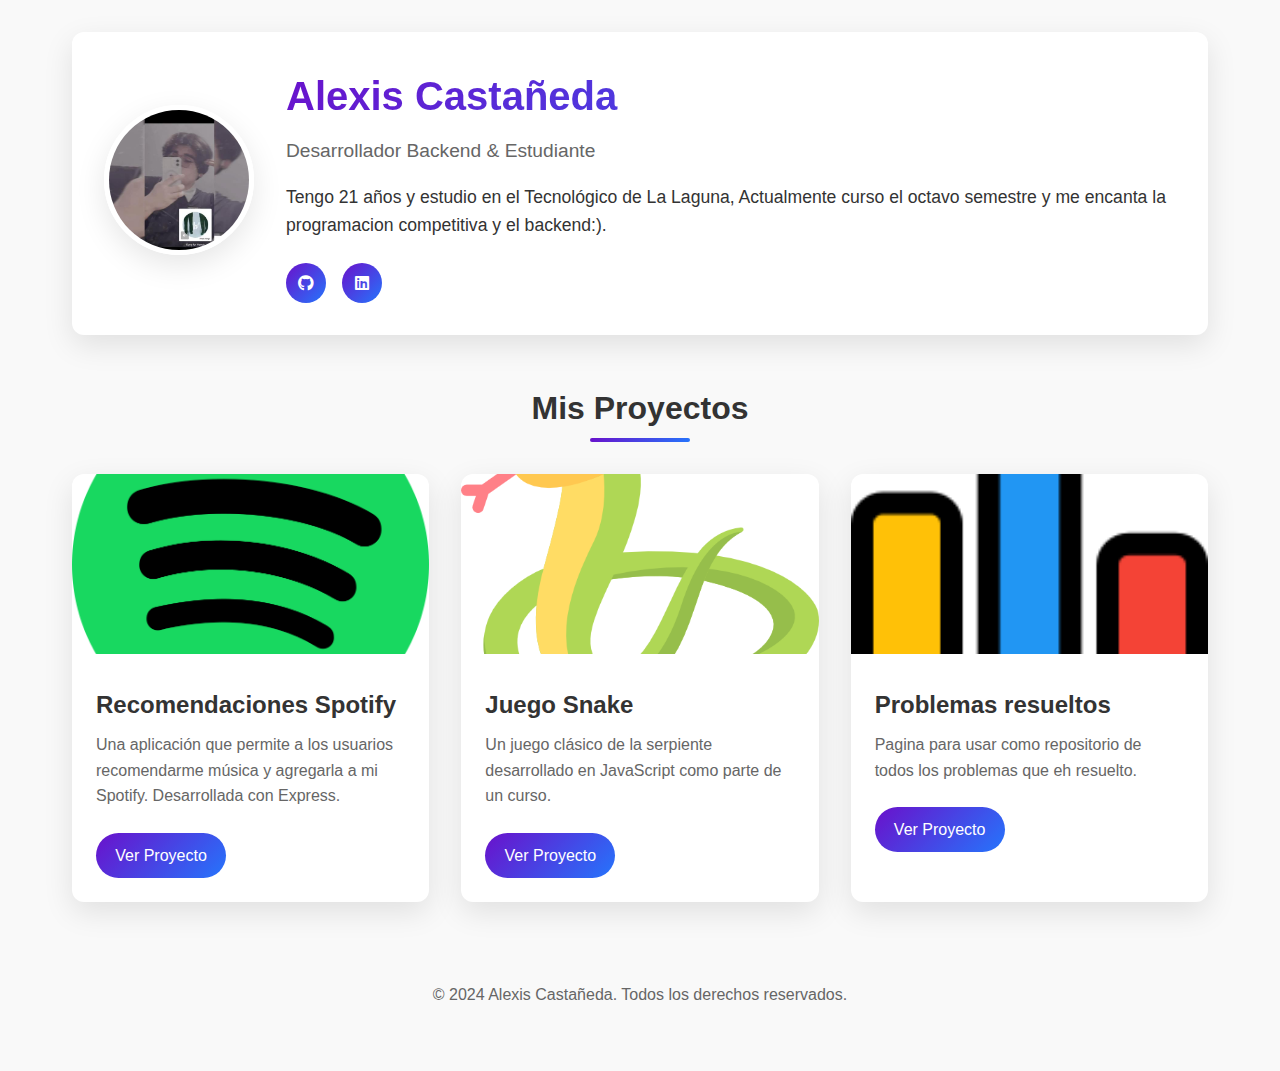
<file: index.html>
<!DOCTYPE html>
<html lang="es">
<head>
    <meta charset="UTF-8">
    <meta name="viewport" content="width=device-width, initial-scale=1.0">
    <title>Alexis Castañeda - Portfolio</title>
    <link rel="stylesheet" href="styles.css">
    <link rel="stylesheet" href="https://cdnjs.cloudflare.com/ajax/libs/font-awesome/6.4.0/css/all.min.css">
</head>
<body>
    <div class="container">
        <header>
            <div class="profile-container">
                <div class="profile-image">
                    <img src="alex.jpeg" alt="Alexis Castañeda" id="profile-img">
                </div>
                <div class="profile-info">
                    <h1>Alexis Castañeda</h1>
                    <p class="subtitle">Desarrollador  Backend & Estudiante</p>
                    <p class="bio">Tengo 21 años y estudio en el Tecnológico de La Laguna, Actualmente curso el octavo semestre y me encanta la programacion competitiva y el backend:).</p>
                    <div class="social-links">
                        <a href="https://github.com/al3x3x" target="_blank"><i class="fab fa-github"></i></a>
                        <a href="https://www.linkedin.com/in/martin-alexis-casta%C3%B1eda-barajas/" target="_blank"><i class="fab fa-linkedin"></i></a>
                    </div>
                </div>
            </div>
        </header>

        <main>
            <section class="projects-section">
                <h2>Mis Proyectos</h2>
                <div class="projects-container" id="projects-container">
                    <!-- Projects will be loaded here via JavaScript -->
                </div>
            </section>
        </main>

        <footer>
            <p>&copy; 2024 Alexis Castañeda. Todos los derechos reservados.</p>
        </footer>
    </div>

    <script src="script.js"></script>
</body>
</html>
</file>
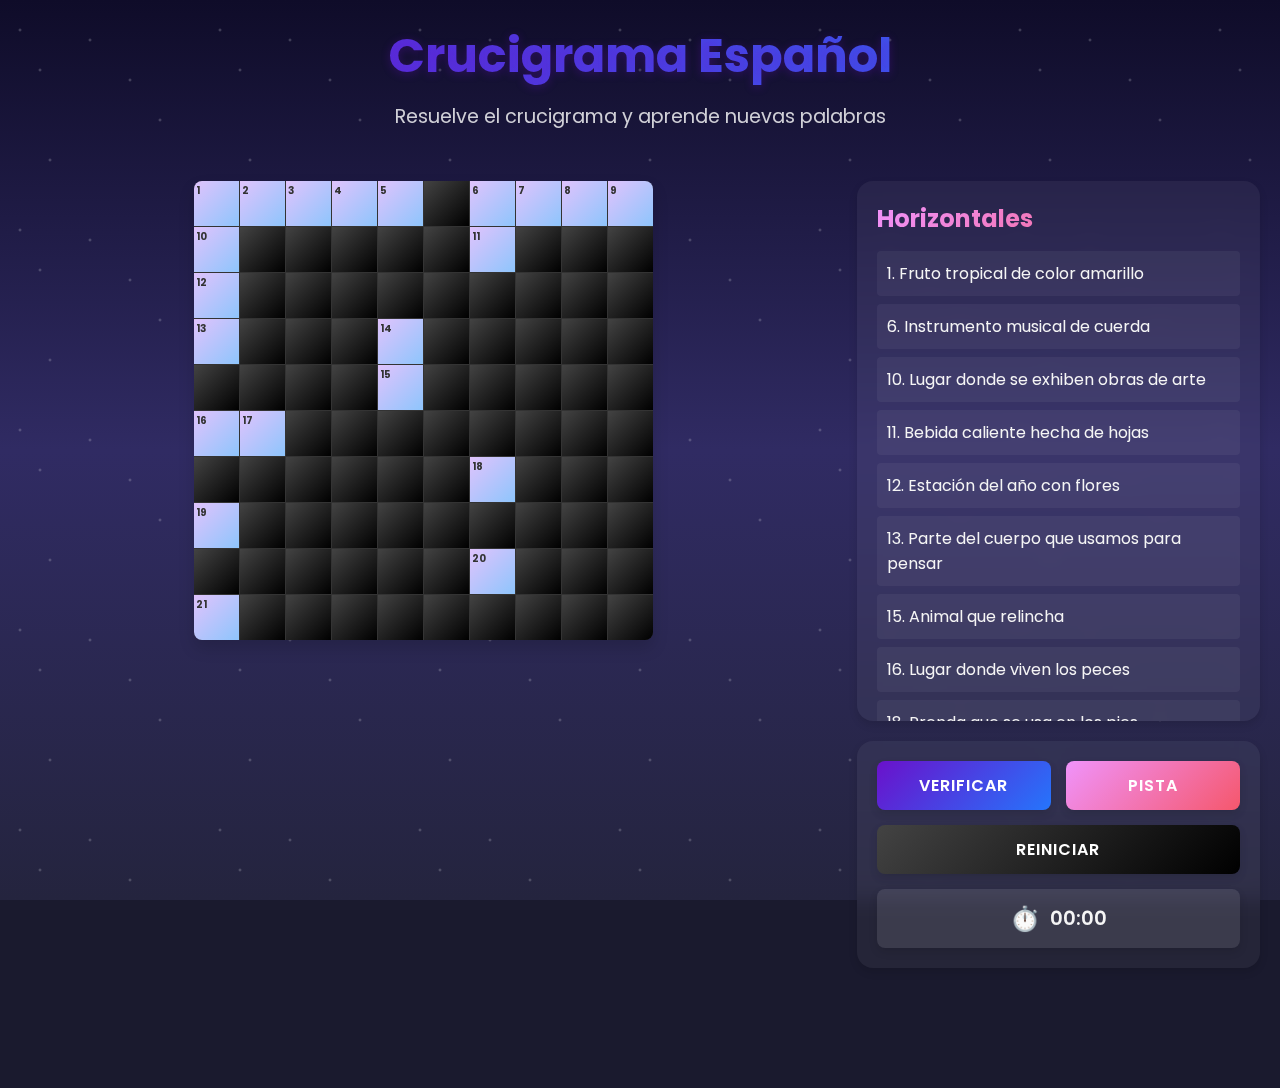
<file: crucigrama/index.html>
<!DOCTYPE html>
<html lang="es">
<head>
    <meta charset="UTF-8">
    <meta name="viewport" content="width=device-width, initial-scale=1.0">
    <title>Crucigrama Español</title>
    <link rel="stylesheet" href="styles.css">
    <link rel="stylesheet" href="https://fonts.googleapis.com/css2?family=Poppins:wght@400;500;600;700&display=swap">
</head>
<body>
    <div class="background"></div>
    <div class="container">
        <header>
            <h1 class="title">Crucigrama Español</h1>
            <p class="subtitle">Resuelve el crucigrama y aprende nuevas palabras</p>
        </header>

        <div class="game-container">
            <div class="crossword-wrapper">
                <div id="crossword-grid" class="crossword-grid"></div>
            </div>

            <div class="sidebar">
                <div class="clues-container">
                    <div class="clues-section">
                        <h2>Horizontales</h2>
                        <ul id="horizontal-clues" class="clues-list"></ul>
                    </div>
                    <div class="clues-section">
                        <h2>Verticales</h2>
                        <ul id="vertical-clues" class="clues-list"></ul>
                    </div>
                </div>

                <div class="controls">
                    <button id="check-btn" class="btn btn-check">Verificar</button>
                    <button id="hint-btn" class="btn btn-hint">Pista</button>
                    <button id="reset-btn" class="btn btn-reset">Reiniciar</button>
                    <div class="timer">
                        <div class="timer-icon">⏱️</div>
                        <span id="timer">00:00</span>
                    </div>
                </div>
            </div>
        </div>

        <div id="message" class="message"></div>
    </div>

    <div id="confetti-container" class="confetti-container"></div>

    <div id="modal" class="modal">
        <div class="modal-content">
            <div class="modal-header">
                <h2 id="modal-title">¡Felicidades!</h2>
                <div class="modal-trophy">🏆</div>
            </div>
            <p id="modal-message">Has completado el crucigrama correctamente.</p>
            <button id="modal-close" class="btn btn-modal">Jugar de nuevo</button>
        </div>
    </div>

    <script src="script.js"></script>
</body>
</html>
</file>
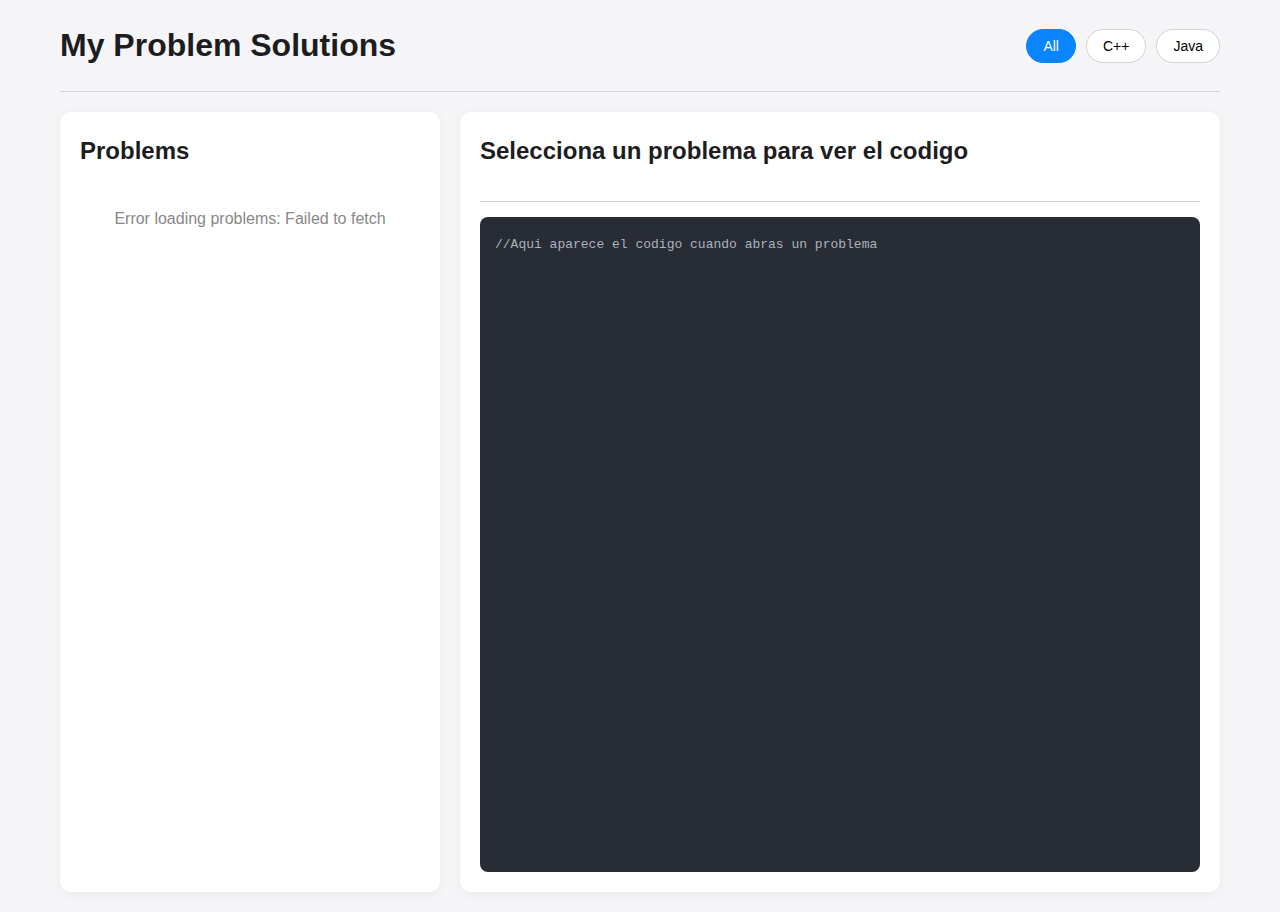
<file: problems/index.html>
<!DOCTYPE html>
<html lang="en">
<head>
    <meta charset="UTF-8">
    <meta name="viewport" content="width=device-width, initial-scale=1.0">
    <title>Solutions Viewer</title>
    <link rel="stylesheet" href="styles.css">
</head>
<body>
    <div class="container">
        <header>
            <h1>My Problem Solutions</h1>
            <div class="filters">
                <button class="filter-btn active" data-language="all">All</button>
                <button class="filter-btn" data-language="cpp">C++</button>
                <button class="filter-btn" data-language="java">Java</button>
            </div>
        </header>
        
        <main>
            <div class="problems-list">
                <h2>Problems</h2>
                <div id="problems-container">
                    <!-- Problems will be loaded here -->
                    <div class="loading">Loading problems...</div>
                </div>
            </div>
            
            <div class="code-viewer">
                <div class="code-header">
                    <h2 id="problem-title">Selecciona un problema para ver el codigo</h2>
                    <span id="problem-language" class="language-badge"></span>
                </div>
                <pre id="code-display"><code>//Aqui aparece el codigo cuando abras un problema</code></pre>
            </div>
        </main>
    </div>

    <script src="script.js"></script>
</body>
</html>
</file>
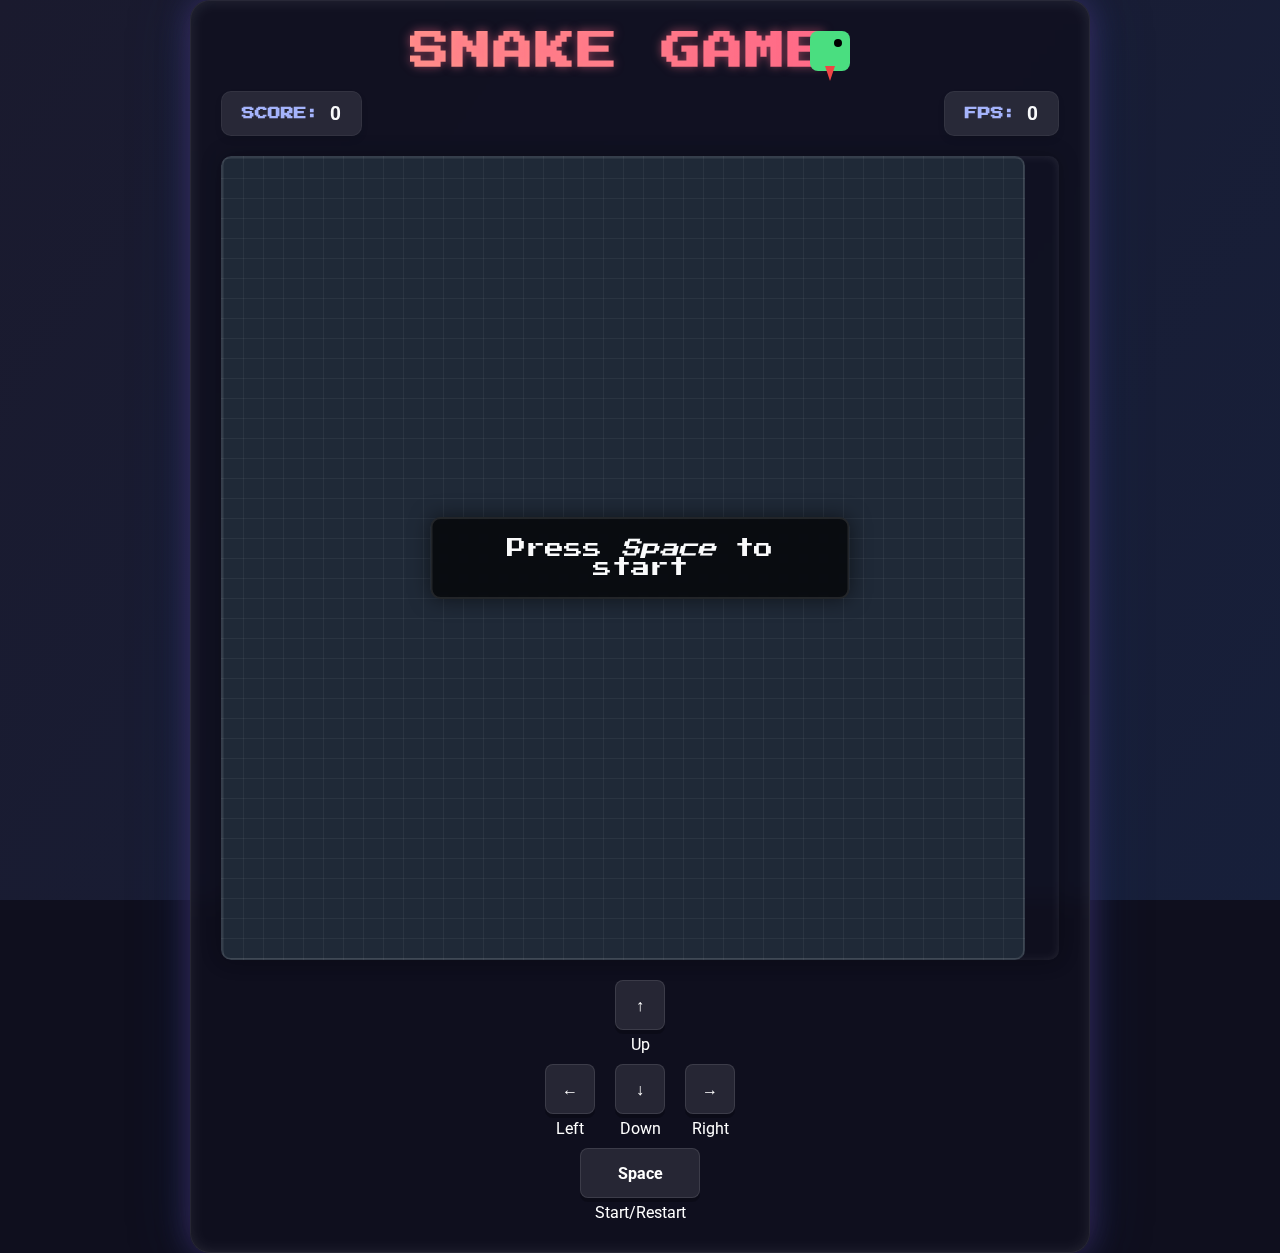
<file: Snake/index.html>
<!DOCTYPE html>
<html lang="en">
<head>
    <meta charset="UTF-8">
    <meta name="viewport" content="width=device-width, initial-scale=1.0">
    <title>Snake Game</title>
    <link rel="stylesheet" href="styles.css">
    <link rel="preconnect" href="https://fonts.googleapis.com">
    <link rel="preconnect" href="https://fonts.gstatic.com" crossorigin>
    <link href="https://fonts.googleapis.com/css2?family=Press+Start+2P&family=Roboto:wght@400;700&display=swap" rel="stylesheet">
</head>
<body>
    <div class="background-animation"></div>
    
    <div class="game-container">
        <div class="game-header">
            <h1 class="game-title">SNAKE GAME</h1>
            <div class="snake-icon">
                <div class="snake-eye"></div>
                <div class="snake-tongue"></div>
            </div>
        </div>
        
        <div class="game-stats">
            <div class="stat-box">
                <span class="stat-label">SCORE:</span>
                <span id="score" class="stat-value">0</span>
            </div>
            <div class="stat-box">
                <span class="stat-label">FPS:</span>
                <span id="fps" class="stat-value">0</span>
            </div>
        </div>
        
        <div class="canvas-container">
            <canvas id="pantalla" width="800" height="800"></canvas>
            <div id="msg" class="game-message">Press <em>Space</em> to start</div>
        </div>
        
        <div class="controls-info">
            <div class="control-key">
                <div class="key">↑</div>
                <span>Up</span>
            </div>
            <div class="control-row">
                <div class="control-key">
                    <div class="key">←</div>
                    <span>Left</span>
                </div>
                <div class="control-key">
                    <div class="key">↓</div>
                    <span>Down</span>
                </div>
                <div class="control-key">
                    <div class="key">→</div>
                    <span>Right</span>
                </div>
            </div>
            <div class="control-key space-key">
                <div class="key">Space</div>
                <span>Start/Restart</span>
            </div>
        </div>
    </div>
    
    <script type="module" src="app.js"></script>
</body>
</html>
</file>
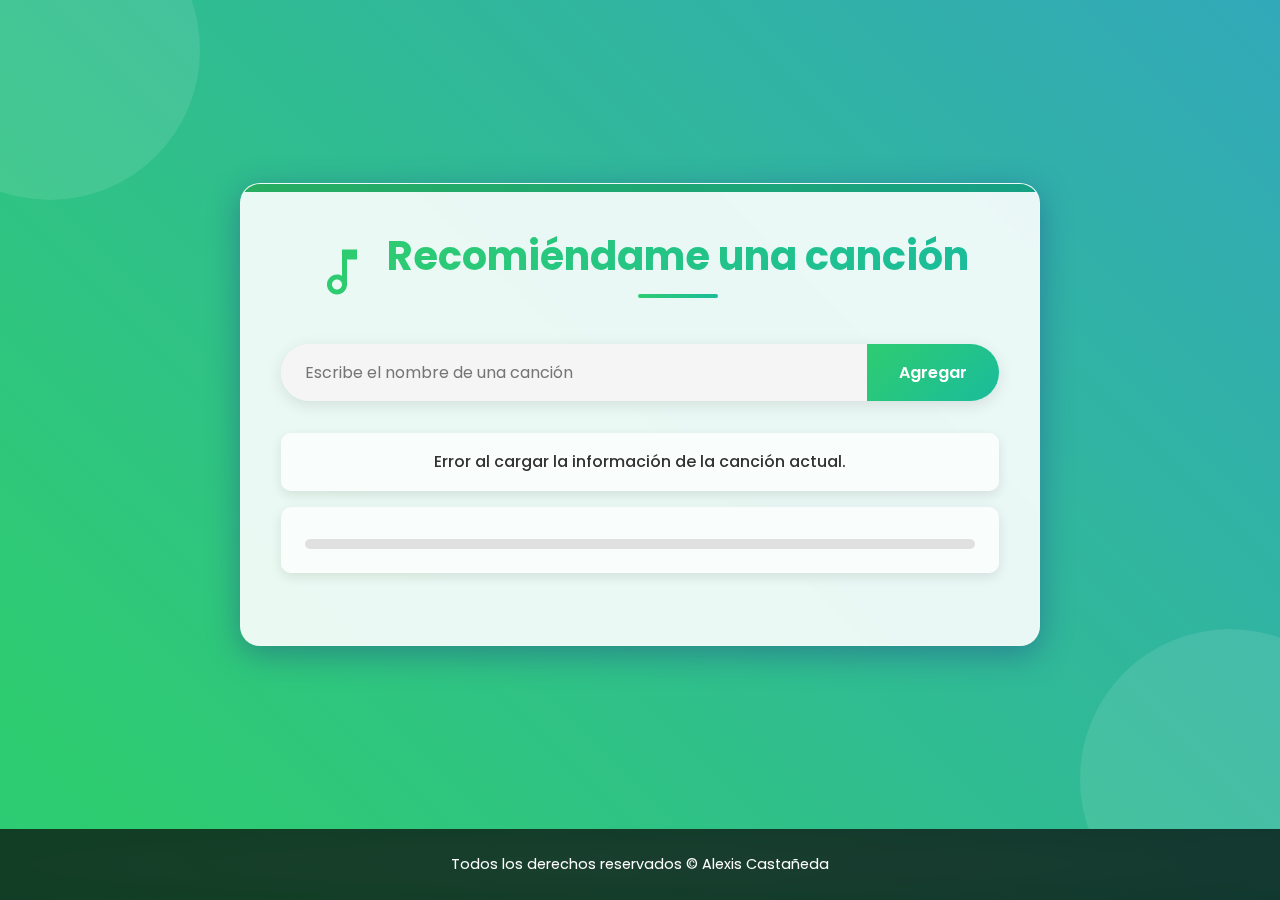
<file: spotify/index.html>
<!DOCTYPE html>
<html lang="es">

<head>
  <meta charset="UTF-8">
  <meta name="viewport" content="width=device-width, initial-scale=1.0">
  <title>Recomiéndame una canción</title>
  <link rel="stylesheet" href="https://fonts.googleapis.com/css2?family=Poppins:wght@400;500;600;700&display=swap">
  <style>
    :root {
      --primary-green: #2ecc71;
      --secondary-green: #27ae60;
      --dark-green: #1e8449;
      --light-green: #a9dfbf;
      --gradient-green: linear-gradient(135deg, #2ecc71, #1abc9c);
      --gradient-dark: linear-gradient(135deg, #27ae60, #16a085);
      --white: #ffffff;
      --light-gray: #f5f5f5;
      --medium-gray: #e0e0e0;
      --dark-gray: #333333;
      --shadow: 0 4px 12px rgba(0, 0, 0, 0.1);
      --transition: all 0.3s ease;
    }

    * {
      margin: 0;
      padding: 0;
      box-sizing: border-box;
    }

    body {
      font-family: 'Poppins', sans-serif;
      background-color: var(--dark-gray);
      color: var(--dark-gray);
      line-height: 1.6;
      overflow-x: hidden;
    }

    .container {
      display: flex;
      flex-direction: column;
      min-height: 100vh;
      position: relative;
    }

    .animated-background {
      position: fixed;
      top: 0;
      left: 0;
      width: 100%;
      height: 100%;
      background: linear-gradient(45deg, #1abc9c, #2ecc71, #3498db, #9b59b6);
      background-size: 400% 400%;
      animation: gradientBG 15s ease infinite;
      z-index: -1;
    }

    @keyframes gradientBG {
      0% { background-position: 0% 50%; }
      50% { background-position: 100% 50%; }
      100% { background-position: 0% 50%; }
    }

    .content-wrapper {
      flex: 1;
      display: flex;
      justify-content: center;
      align-items: center;
      padding: 2rem;
      position: relative;
      overflow: hidden;
    }

    .content-wrapper::before,
    .content-wrapper::after {
      content: '';
      position: absolute;
      width: 300px;
      height: 300px;
      background: rgba(255, 255, 255, 0.1);
      border-radius: 50%;
      z-index: -1;
    }

    .content-wrapper::before {
      top: -100px;
      left: -100px;
      animation: float 6s ease-in-out infinite;
    }

    .content-wrapper::after {
      bottom: -100px;
      right: -100px;
      animation: float 8s ease-in-out infinite reverse;
    }

    @keyframes float {
      0%, 100% { transform: translate(0, 0); }
      50% { transform: translate(20px, -20px); }
    }

    .content {
      width: 100%;
      max-width: 800px;
      background: rgba(255, 255, 255, 0.9);
      border-radius: 20px;
      padding: 2.5rem;
      box-shadow: 0 8px 32px rgba(31, 38, 135, 0.37);
      backdrop-filter: blur(4px);
      border: 1px solid rgba(255, 255, 255, 0.18);
      position: relative;
      overflow: hidden;
      transition: transform 0.3s ease, box-shadow 0.3s ease;
    }

    .content:hover {
      transform: translateY(-5px);
      box-shadow: 0 12px 48px rgba(31, 38, 135, 0.5);
    }

    .content::before {
      content: "";
      position: absolute;
      top: 0;
      left: 0;
      width: 100%;
      height: 8px;
      background: var(--gradient-dark);
    }

    .logo {
      display: flex;
      align-items: center;
      justify-content: center;
      margin-bottom: 1.5rem;
    }

    .logo svg {
      width: 60px;
      height: 60px;
      margin-right: 15px;
      fill: var(--primary-green);
      animation: pulse 2s infinite;
    }

    @keyframes pulse {
      0% { transform: scale(1); }
      50% { transform: scale(1.05); }
      100% { transform: scale(1); }
    }

    h1 {
      color: var(--dark-gray);
      text-align: center;
      margin-bottom: 2rem;
      font-weight: 700;
      font-size: 2.5rem;
      position: relative;
      display: inline-block;
      background: var(--gradient-green);
      -webkit-background-clip: text;
      -webkit-text-fill-color: transparent;
      animation: shimmer 3s infinite;
    }

    @keyframes shimmer {
      0% { background-position: -100% 0; }
      100% { background-position: 100% 0; }
    }

    h1::after {
      content: "";
      position: absolute;
      bottom: -10px;
      left: 50%;
      transform: translateX(-50%);
      width: 80px;
      height: 4px;
      background: var(--gradient-green);
      border-radius: 2px;
    }

    .song-form {
      display: flex;
      margin-bottom: 2rem;
      position: relative;
      box-shadow: 0 4px 16px rgba(0, 0, 0, 0.1);
      border-radius: 50px;
      overflow: hidden;
      transition: var(--transition);
    }

    .song-form:hover {
      box-shadow: 0 8px 24px rgba(0, 0, 0, 0.15);
      transform: translateY(-2px);
    }

    #song-input {
      flex: 1;
      padding: 1rem 1.5rem;
      border: none;
      font-size: 1rem;
      background: var(--light-gray);
      transition: var(--transition);
      font-family: 'Poppins', sans-serif;
    }

    #song-input:focus {
      outline: none;
      background: var(--white);
    }

    .song-form button {
      background: var(--gradient-green);
      color: var(--white);
      border: none;
      padding: 1rem 2rem;
      font-size: 1rem;
      cursor: pointer;
      transition: var(--transition);
      font-weight: 600;
      font-family: 'Poppins', sans-serif;
      position: relative;
      overflow: hidden;
    }

    .song-form button::before {
      content: '';
      position: absolute;
      top: 0;
      left: -100%;
      width: 100%;
      height: 100%;
      background: linear-gradient(
        120deg,
        transparent,
        rgba(255, 255, 255, 0.3),
        transparent
      );
      transition: all 0.6s;
    }

    .song-form button:hover::before {
      left: 100%;
    }

    #track-status {
      min-height: 50px;
      margin-bottom: 1rem;
      padding: 1rem;
      border-radius: 10px;
      background-color: rgba(255, 255, 255, 0.7);
      text-align: center;
      font-weight: 500;
      transition: var(--transition);
      animation: fadeInUp 0.5s ease forwards;
      box-shadow: 0 4px 12px rgba(0, 0, 0, 0.1);
    }

    @keyframes fadeInUp {
      from {
        opacity: 0;
        transform: translateY(20px);
      }
      to {
        opacity: 1;
        transform: translateY(0);
      }
    }

    #track-info {
      margin-bottom: 2rem;
      padding: 1.5rem;
      border-radius: 10px;
      background-color: rgba(255, 255, 255, 0.7);
      position: relative;
      overflow: hidden;
      display: flex;
      flex-direction: column;
      align-items: center;
      gap: 1rem;
      box-shadow: 0 4px 12px rgba(0, 0, 0, 0.1);
      transition: var(--transition);
    }

    #track-info:hover {
      transform: translateY(-5px);
      box-shadow: 0 8px 24px rgba(0, 0, 0, 0.15);
    }

    #track-info img {
      border-radius: 10px;
      box-shadow: 0 4px 10px rgba(0, 0, 0, 0.1);
      transition: transform 0.3s ease;
      animation: float 3s ease-in-out infinite;
    }

    @keyframes float {
      0% { transform: translateY(0px); }
      50% { transform: translateY(-10px); }
      100% { transform: translateY(0px); }
    }

    #track-info img:hover {
      transform: scale(1.05) rotate(3deg);
    }

    #track-info p {
      font-weight: 500;
      margin: 0.5rem 0;
      color: var(--dark-green);
    }

    #progress-bar-container {
      width: 100%;
      background-color: var(--medium-gray);
      height: 10px;
      margin-top: 0.5rem;
      border-radius: 5px;
      overflow: hidden;
      position: relative;
    }

    #progress-bar {
      height: 100%;
      background: var(--gradient-green);
      width: 0%;
      border-radius: 5px;
      transition: width 0.3s ease;
      position: relative;
      overflow: hidden;
    }

    #progress-bar::after {
      content: "";
      position: absolute;
      top: 0;
      left: 0;
      right: 0;
      bottom: 0;
      background: linear-gradient(
        90deg,
        rgba(255, 255, 255, 0) 0%,
        rgba(255, 255, 255, 0.5) 50%,
        rgba(255, 255, 255, 0) 100%
      );
      animation: shimmer 2s infinite;
    }

    @keyframes shimmer {
      0% { transform: translateX(-100%); }
      100% { transform: translateX(100%); }
    }

    #track-info progress {
      width: 100%;
      height: 10px;
      border-radius: 5px;
      overflow: hidden;
      appearance: none;
      border: none;
    }

    #track-info progress::-webkit-progress-bar {
      background-color: var(--medium-gray);
      border-radius: 5px;
    }

    #track-info progress::-webkit-progress-value {
      background: var(--gradient-green);
      border-radius: 5px;
      position: relative;
      transition: width 0.3s ease;
    }

    #track-info progress::-moz-progress-bar {
      background: var(--gradient-green);
      border-radius: 5px;
    }

    #search-results {
      display: flex;
      flex-direction: column;
      gap: 1rem;
      max-height: 400px;
      overflow-y: auto;
      padding-right: 10px;
    }

    .song {
      display: flex;
      align-items: center;
      padding: 1rem;
      background-color: rgba(255, 255, 255, 0.8);
      border-radius: 10px;
      box-shadow: 0 4px 12px rgba(0, 0, 0, 0.1);
      transition: var(--transition);
      animation: slideIn 0.5s ease forwards;
      opacity: 0;
      transform: translateY(20px);
    }

    @keyframes slideIn {
      to {
        opacity: 1;
        transform: translateY(0);
      }
    }

    .song:hover {
      transform: translateY(-5px) scale(1.02);
      box-shadow: 0 8px 24px rgba(0, 0, 0, 0.15);
    }

    .song img {
      width: 64px;
      height: 64px;
      border-radius: 8px;
      object-fit: cover;
      margin-right: 1rem;
      box-shadow: 0 2px 6px rgba(0, 0, 0, 0.1);
      transition: var(--transition);
    }

    .song:hover img {
      transform: scale(1.1) rotate(3deg);
    }

    .song p {
      flex: 1;
      font-weight: 500;
      margin: 0;
    }

    .song button {
      background: var(--gradient-green);
      color: var(--white);
      border: none;
      padding: 0.5rem 1rem;
      border-radius: 50px;
      cursor: pointer;
      font-weight: 600;
      transition: var(--transition);
      font-family: 'Poppins', sans-serif;
      position: relative;
      overflow: hidden;
    }

    .song button::before {
      content: '';
      position: absolute;
      top: 0;
      left: -100%;
      width: 100%;
      height: 100%;
      background: linear-gradient(
        120deg,
        transparent,
        rgba(255, 255, 255, 0.3),
        transparent
      );
      transition: all 0.6s;
    }

    .song button:hover::before {
      left: 100%;
    }

    .song button:hover {
      transform: scale(1.05);
      box-shadow: 0 4px 8px rgba(0, 0, 0, 0.2);
    }

    footer {
      background: rgba(0, 0, 0, 0.7);
      color: var(--white);
      text-align: center;
      padding: 1.5rem;
      font-size: 0.9rem;
      position: relative;
      overflow: hidden;
    }

    footer::before {
      content: '';
      position: absolute;
      top: -50%;
      left: -50%;
      width: 200%;
      height: 200%;
      background: radial-gradient(ellipse at center, rgba(255, 255, 255, 0.2) 0%, transparent 70%);
      animation: ripple 15s infinite;
      z-index: -1;
    }

    @keyframes ripple {
      0% { transform: translate(-50%, -50%) scale(0.9); }
      50% { transform: translate(-50%, -50%) scale(1.1); }
      100% { transform: translate(-50%, -50%) scale(0.9); }
    }

    /* Scrollbar styling */
    #search-results::-webkit-scrollbar {
      width: 8px;
    }

    #search-results::-webkit-scrollbar-track {
      background: rgba(255, 255, 255, 0.1);
      border-radius: 4px;
    }

    #search-results::-webkit-scrollbar-thumb {
      background: var(--primary-green);
      border-radius: 4px;
    }

    #search-results::-webkit-scrollbar-thumb:hover {
      background: var(--secondary-green);
    }

    /* Responsive adjustments */
    @media (max-width: 768px) {
      .content {
        padding: 1.5rem;
      }

      .song-form {
        flex-direction: column;
        border-radius: 10px;
      }

      #song-input {
        border-radius: 10px 10px 0 0;
        padding: 1rem;
      }

      .song-form button {
        border-radius: 0 0 10px 10px;
        padding: 0.8rem;
      }

      .song {
        flex-direction: column;
        text-align: center;
        padding: 1.5rem;
      }

      .song img {
        margin-right: 0;
        margin-bottom: 1rem;
      }

      .song p {
        margin-bottom: 1rem;
      }
    }
  </style>
</head>
<body>
  <div class="container">
    <div class="animated-background"></div>
    <div class="content-wrapper">
      <div class="content">
        <div class="logo">
          <svg viewBox="0 0 24 24" xmlns="http://www.w3.org/2000/svg">
            <path d="M12 3v10.55c-.59-.34-1.27-.55-2-.55-2.21 0-4 1.79-4 4s1.79 4 4 4 4-1.79 4-4V7h4V3h-6zm-2 16c-1.1 0-2-.9-2-2s.9-2 2-2 2 .9 2 2-.9 2-2 2z"/>
          </svg>
          <h1>Recomiéndame una canción</h1>
        </div>
        
        <form class="song-form">
          <input type="text" id="song-input" placeholder="Escribe el nombre de una canción" />
          <button type="submit">Agregar</button>
        </form>
        
        <div id="track-status"></div>
        
        <div id="track-info">
          <!-- El contenido se generará dinámicamente con JavaScript -->
          <div id="progress-bar-container">
            <div id="progress-bar"></div>
          </div>
        </div>
        
        <div id="search-results">
          <!-- Los resultados se generarán dinámicamente con JavaScript -->
        </div>
      </div>
    </div>
    <footer>
      <p>Todos los derechos reservados &copy; Alexis Castañeda</p>
    </footer>
  </div>
  <script src="script.js"></script>
</body>
</html>
</file>
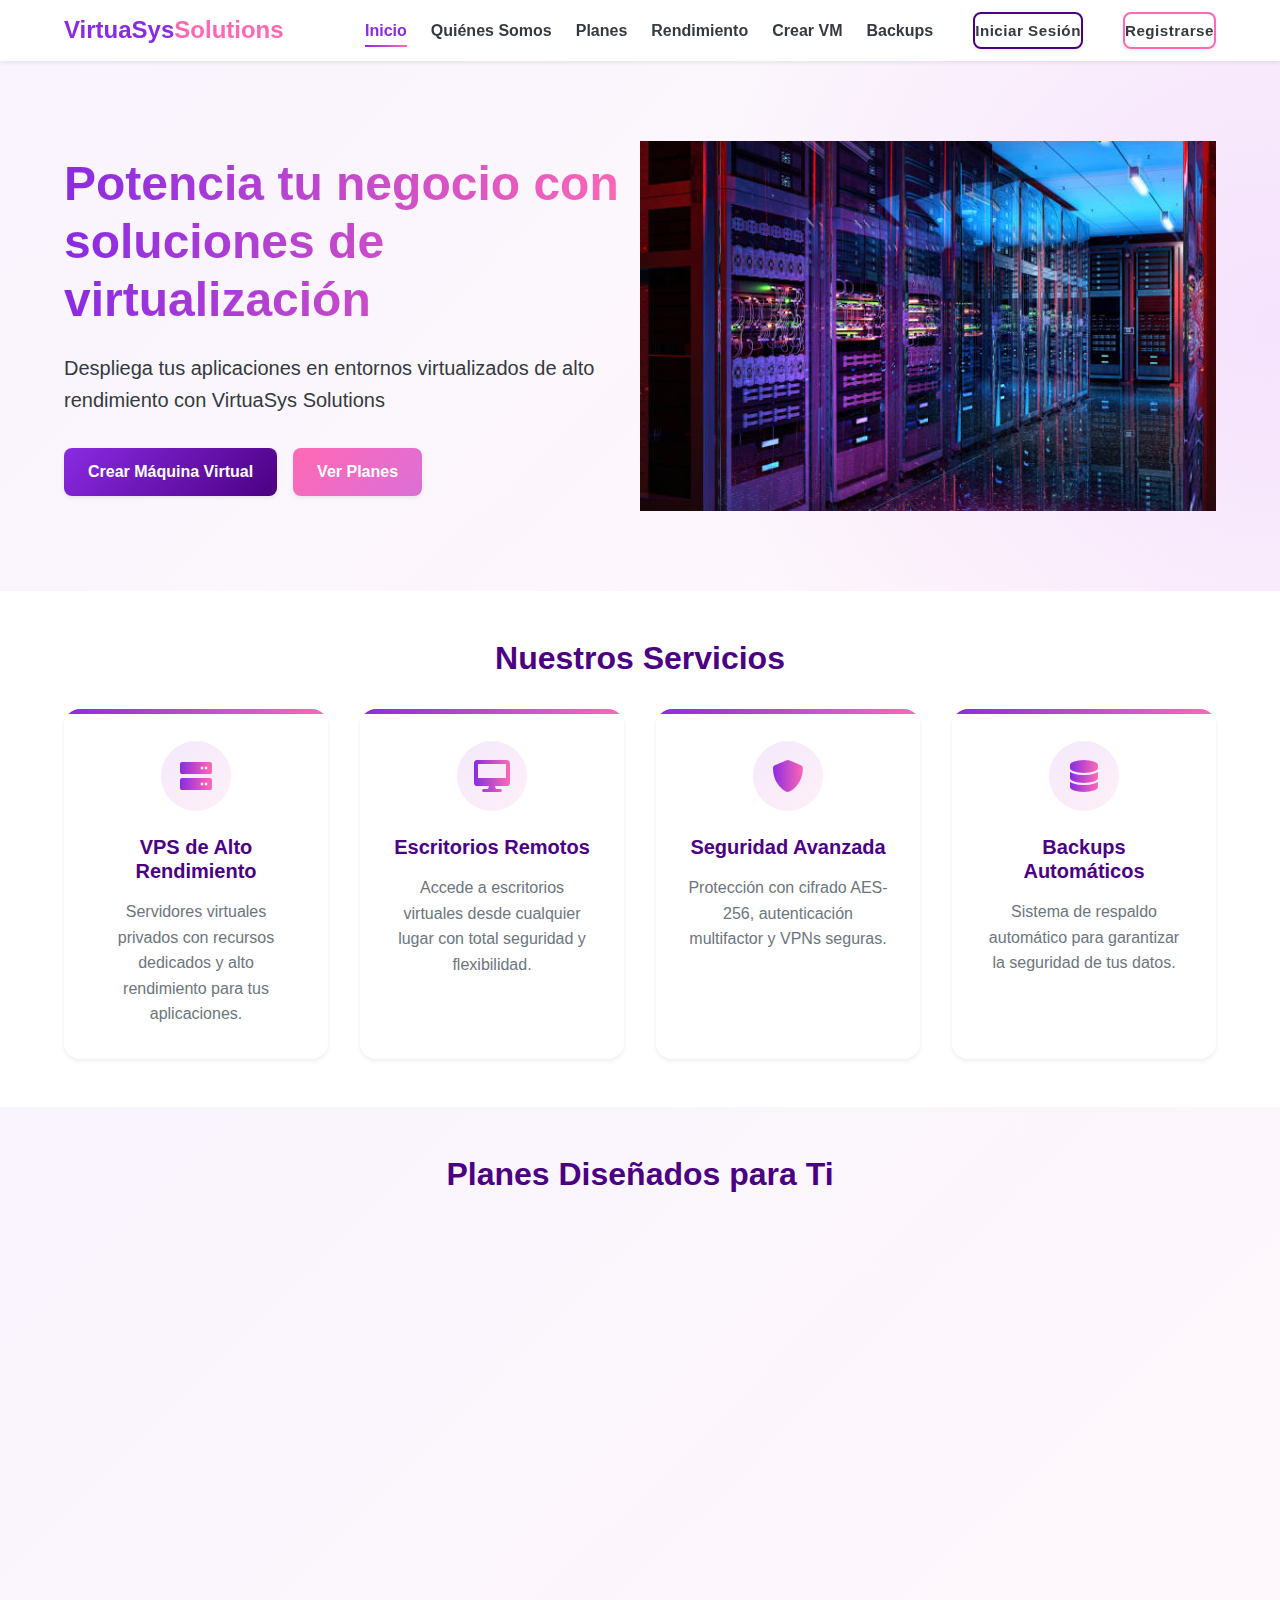
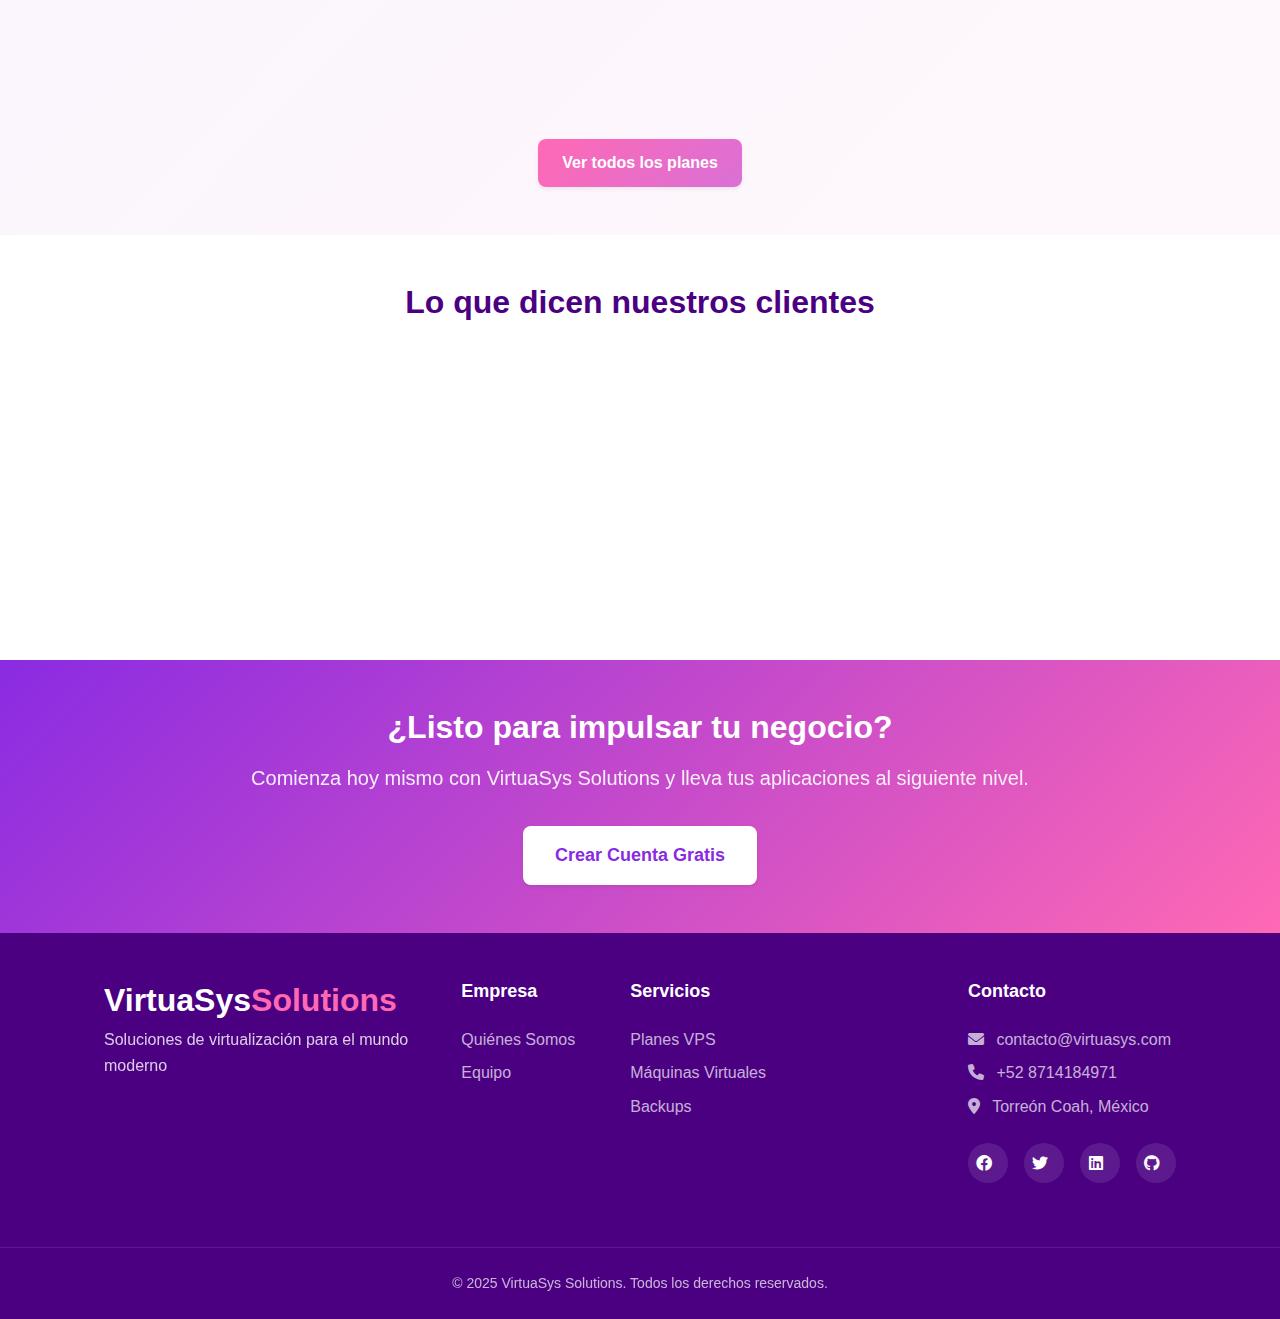
<file: VirtuaSys/index.html>
<!DOCTYPE html>
<html lang="es">
<head>
    <meta charset="UTF-8">
    <meta name="viewport" content="width=device-width, initial-scale=1.0">
    <title>VirtuaSys Solutions - Servicios de Virtualización</title>
    <link rel="stylesheet" href="css/styles.css">
    <link rel="stylesheet" href="https://cdnjs.cloudflare.com/ajax/libs/font-awesome/6.0.0-beta3/css/all.min.css">
</head>
<body>
    <header>
        <nav>
            <div class="logo">
                <h1>VirtuaSys<span>Solutions</span></h1>
            </div>
            <div class="menu-toggle">
                <i class="fas fa-bars"></i>
            </div>
            <ul class="nav-menu">
                <li><a href="index.html" class="active">Inicio</a></li>
                <li><a href="quienes-somos.html">Quiénes Somos</a></li>
                <li><a href="planes.html">Planes</a></li>
                <li><a href="rendimiento.html">Rendimiento</a></li>
                <li><a href="crear-maquina.html">Crear VM</a></li>
                <li><a href="backups.html">Backups</a></li>
                <li><a href="login.html" class="btn-login">Iniciar Sesión</a></li>
                <li><a href="signup.html" class="btn-signup">Registrarse</a></li>
            </ul>
        </nav>
    </header>

    <main>
        <section class="hero">
            <div class="hero-content">
                <h1>Potencia tu negocio con soluciones de virtualización</h1>
                <p>Despliega tus aplicaciones en entornos virtualizados de alto rendimiento con VirtuaSys Solutions</p>
                <div class="hero-buttons">
                    <a href="crear-maquina.html" class="btn-primary">Crear Máquina Virtual</a>
                    <a href="planes.html" class="btn-secondary">Ver Planes</a>
                </div>
            </div>
            <div class="hero-image">
                <img src="img/server.png" alt="Ilustración de servidores virtuales">
            </div>
        </section>

        <section class="features">
            <h2>Nuestros Servicios</h2>
            <div class="features-container">
                <div class="feature-card">
                    <div class="feature-icon">
                        <i class="fas fa-server"></i>
                    </div>
                    <h3>VPS de Alto Rendimiento</h3>
                    <p>Servidores virtuales privados con recursos dedicados y alto rendimiento para tus aplicaciones.</p>
                </div>
                <div class="feature-card">
                    <div class="feature-icon">
                        <i class="fas fa-desktop"></i>
                    </div>
                    <h3>Escritorios Remotos</h3>
                    <p>Accede a escritorios virtuales desde cualquier lugar con total seguridad y flexibilidad.</p>
                </div>
                <div class="feature-card">
                    <div class="feature-icon">
                        <i class="fas fa-shield-alt"></i>
                    </div>
                    <h3>Seguridad Avanzada</h3>
                    <p>Protección con cifrado AES-256, autenticación multifactor y VPNs seguras.</p>
                </div>
                <div class="feature-card">
                    <div class="feature-icon">
                        <i class="fas fa-database"></i>
                    </div>
                    <h3>Backups Automáticos</h3>
                    <p>Sistema de respaldo automático para garantizar la seguridad de tus datos.</p>
                </div>
            </div>
        </section>

        <section class="plans-preview">
            <h2>Planes Diseñados para Ti</h2>
            <div class="plans-container">
                <div class="plan-card">
                    <div class="plan-header">
                        <h3>Básico</h3>
                        <p class="price">$29<span>/mes</span></p>
                    </div>
                    <div class="plan-features">
                        <ul>
                            <li><i class="fas fa-check"></i> 2 vCPUs</li>
                            <li><i class="fas fa-check"></i> 4GB RAM</li>
                            <li><i class="fas fa-check"></i> 80GB SSD</li>
                            <li><i class="fas fa-check"></i> 1TB Transferencia</li>
                            <li><i class="fas fa-check"></i> Soporte 24/7</li>
                        </ul>
                    </div>
                    <a href="signup.html" class="btn-plan">Comenzar</a>
                </div>
                <div class="plan-card featured">
                    <div class="plan-badge">Popular</div>
                    <div class="plan-header">
                        <h3>Profesional</h3>
                        <p class="price">$59<span>/mes</span></p>
                    </div>
                    <div class="plan-features">
                        <ul>
                            <li><i class="fas fa-check"></i> 4 vCPUs</li>
                            <li><i class="fas fa-check"></i> 8GB RAM</li>
                            <li><i class="fas fa-check"></i> 160GB SSD</li>
                            <li><i class="fas fa-check"></i> 3TB Transferencia</li>
                            <li><i class="fas fa-check"></i> Soporte 24/7 Prioritario</li>
                        </ul>
                    </div>
                    <a href="signup.html" class="btn-plan">Comenzar</a>
                </div>
                <div class="plan-card">
                    <div class="plan-header">
                        <h3>Empresarial</h3>
                        <p class="price">$119<span>/mes</span></p>
                    </div>
                    <div class="plan-features">
                        <ul>
                            <li><i class="fas fa-check"></i> 8 vCPUs</li>
                            <li><i class="fas fa-check"></i> 16GB RAM</li>
                            <li><i class="fas fa-check"></i> 320GB SSD</li>
                            <li><i class="fas fa-check"></i> 5TB Transferencia</li>
                            <li><i class="fas fa-check"></i> Soporte 24/7 Dedicado</li>
                        </ul>
                    </div>
                    <a href="signup.html" class="btn-plan">Comenzar</a>
                </div>
            </div>
            <div class="plans-cta">
                <a href="planes.html" class="btn-secondary">Ver todos los planes</a>
            </div>
        </section>

        <section class="testimonials">
            <h2>Lo que dicen nuestros clientes</h2>
            <div class="testimonials-container">
                <div class="testimonial-card">
                    <div class="testimonial-content">
                        <p>"VirtuaSys Solutions ha transformado nuestra infraestructura IT. El rendimiento es excepcional y el soporte técnico siempre está disponible."</p>
                    </div>
                    <div class="testimonial-author">
                        <img src="img/avatar1.svg" alt="Cliente">
                        <div>
                            <h4>Victor Tijerina</h4>
                            <p>CTO, TechInnovate</p>
                        </div>
                    </div>
                </div>
                <div class="testimonial-card">
                    <div class="testimonial-content">
                        <p>"Como desarrollador independiente, necesitaba una solución flexible y potente. VirtuaSys me ofrece exactamente eso a un precio accesible."</p>
                    </div>
                    <div class="testimonial-author">
                        <img src="img/avatar2.svg" alt="Cliente">
                        <div>
                            <h4>Miguel Garza</h4>
                            <p>Desarrollador Freelance</p>
                        </div>
                    </div>
                </div>
                <div class="testimonial-card">
                    <div class="testimonial-content">
                        <p>"Nuestra universidad utiliza los laboratorios virtuales de VirtuaSys para clases remotas. La experiencia ha sido excelente tanto para profesores como estudiantes."</p>
                    </div>
                    <div class="testimonial-author">
                        <img src="img/avatar3.svg" alt="Cliente">
                        <div>
                            <h4>Sebastian Chairez</h4>
                            <p>Director IT, Universidad Tecnológica</p>
                        </div>
                    </div>
                </div>
            </div>
        </section>

        <section class="cta">
            <div class="cta-content">
                <h2>¿Listo para impulsar tu negocio?</h2>
                <p>Comienza hoy mismo con VirtuaSys Solutions y lleva tus aplicaciones al siguiente nivel.</p>
                <a href="signup.html" class="btn-primary">Crear Cuenta Gratis</a>
            </div>
        </section>
    </main>

    <footer>
        <div class="footer-container">
            <div class="footer-logo">
                <h2>VirtuaSys<span>Solutions</span></h2>
                <p>Soluciones de virtualización para el mundo moderno</p>
            </div>
            <div class="footer-links">
                <div class="footer-column">
                    <h3>Empresa</h3>
                    <ul>
                        <li><a href="quienes-somos.html">Quiénes Somos</a></li>
                        <li><a href="#">Equipo</a></li>

                    </ul>
                </div>
                <div class="footer-column">
                    <h3>Servicios</h3>
                    <ul>
                        <li><a href="planes.html">Planes VPS</a></li>
                        <li><a href="crear-maquina.html">Máquinas Virtuales</a></li>
                        <li><a href="backups.html">Backups</a></li>
                    </ul>
                </div>
                <div class="footer-column">
                </div>
                <div class="footer-column">
                    <h3>Contacto</h3>
                    <ul>
                        <li><a href="#"><i class="fas fa-envelope"></i> contacto@virtuasys.com</a></li>
                        <li><a href="#"><i class="fas fa-phone"></i> +52 8714184971</a></li>
                        <li><a href="#"><i class="fas fa-map-marker-alt"></i> Torreón Coah, México</a></li>
                    </ul>
                    <div class="social-icons">
                        <a href="#"><i class="fab fa-facebook"></i></a>
                        <a href="#"><i class="fab fa-twitter"></i></a>
                        <a href="#"><i class="fab fa-linkedin"></i></a>
                        <a href="#"><i class="fab fa-github"></i></a>
                    </div>
                </div>
            </div>
        </div>
        <div class="footer-bottom">
            <p>&copy; 2025 VirtuaSys Solutions. Todos los derechos reservados.</p>
        </div>
    </footer>

    <script src="js/data.js"></script>
    <script src="js/main.js"></script>
</body>
</html>
</file>
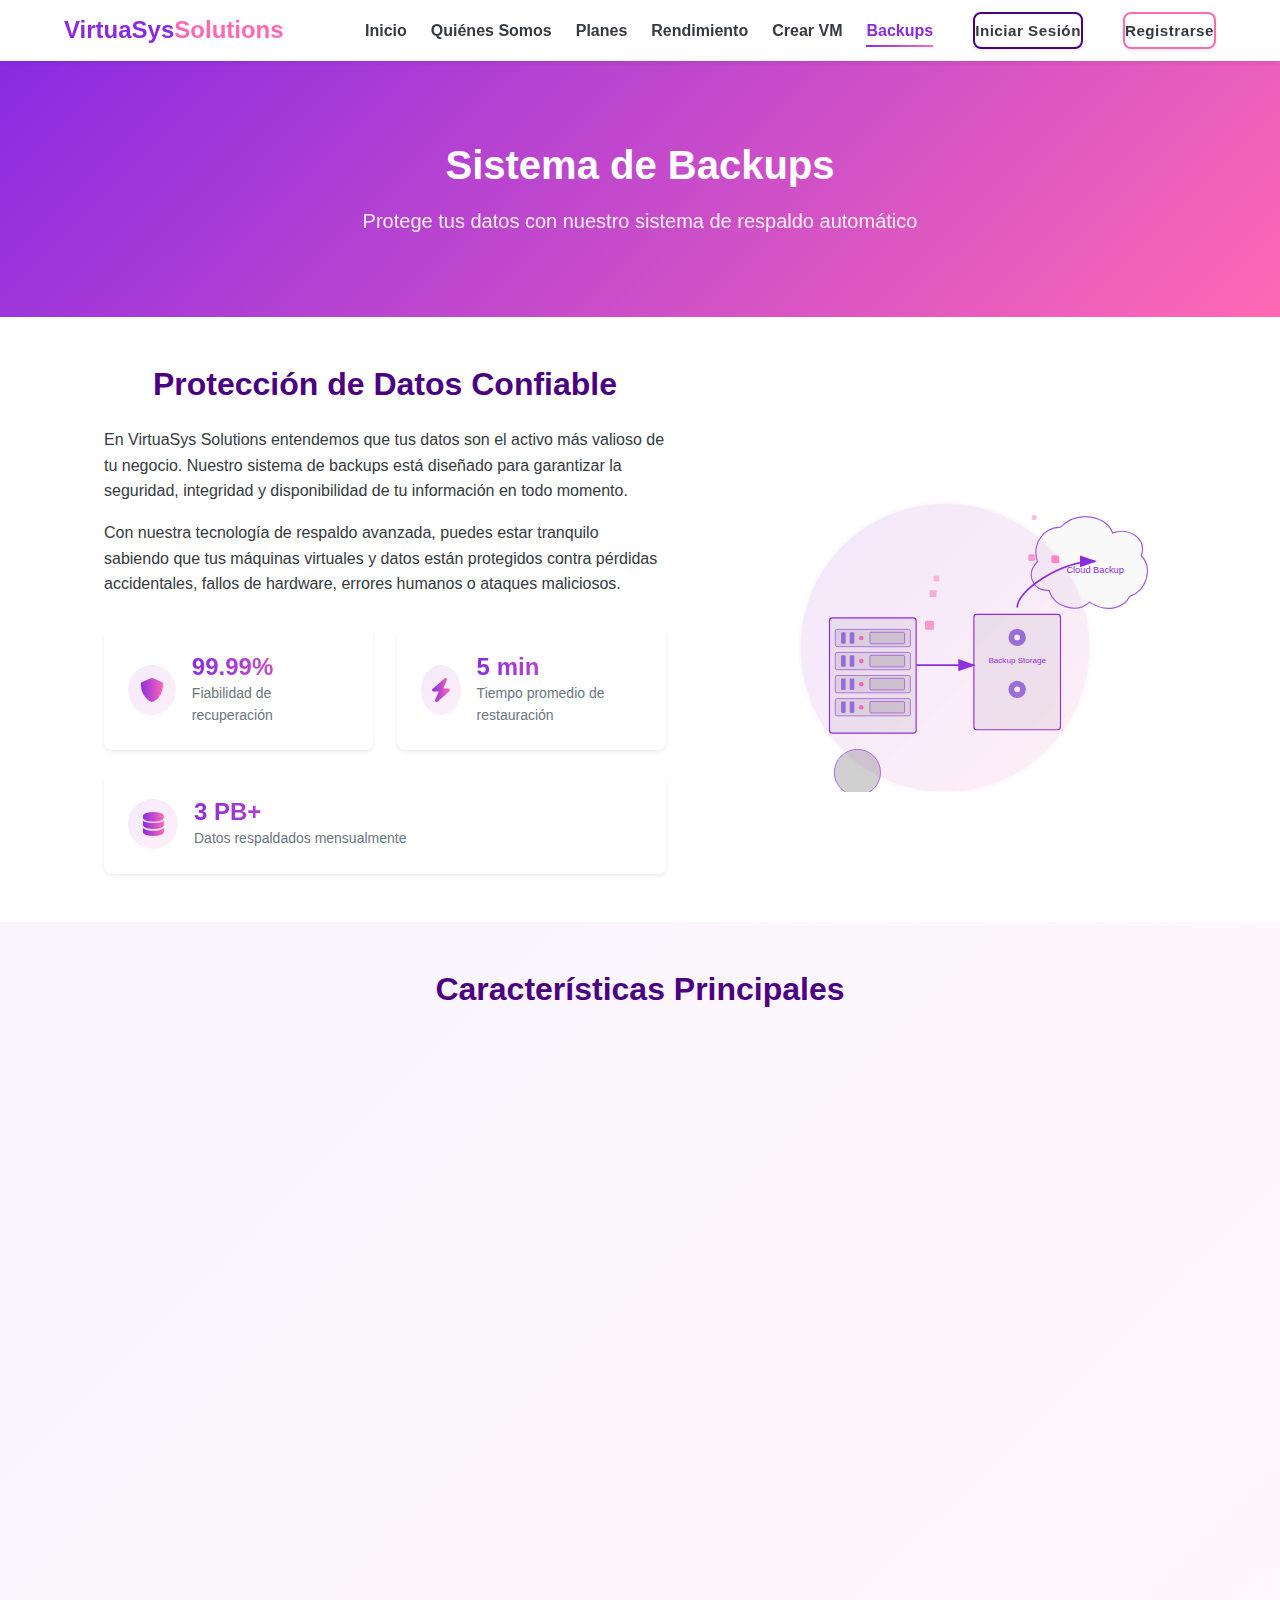
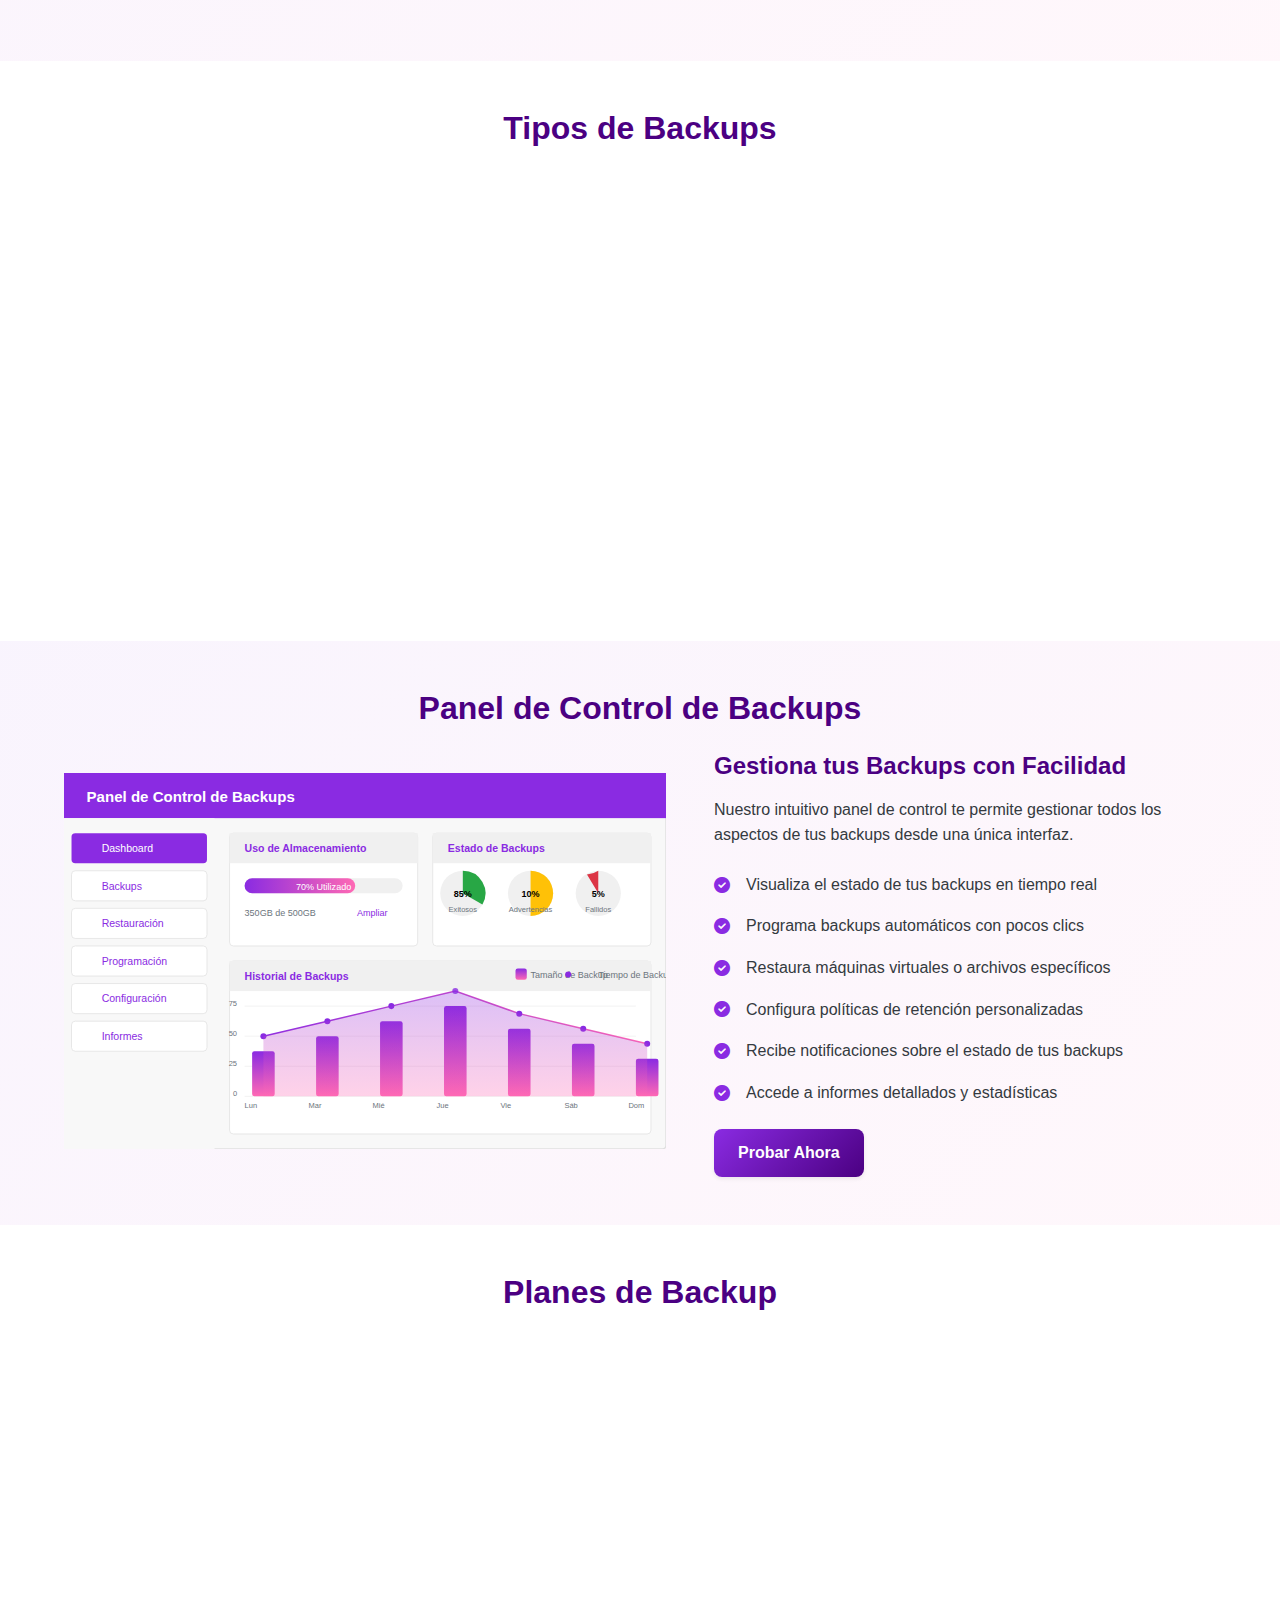
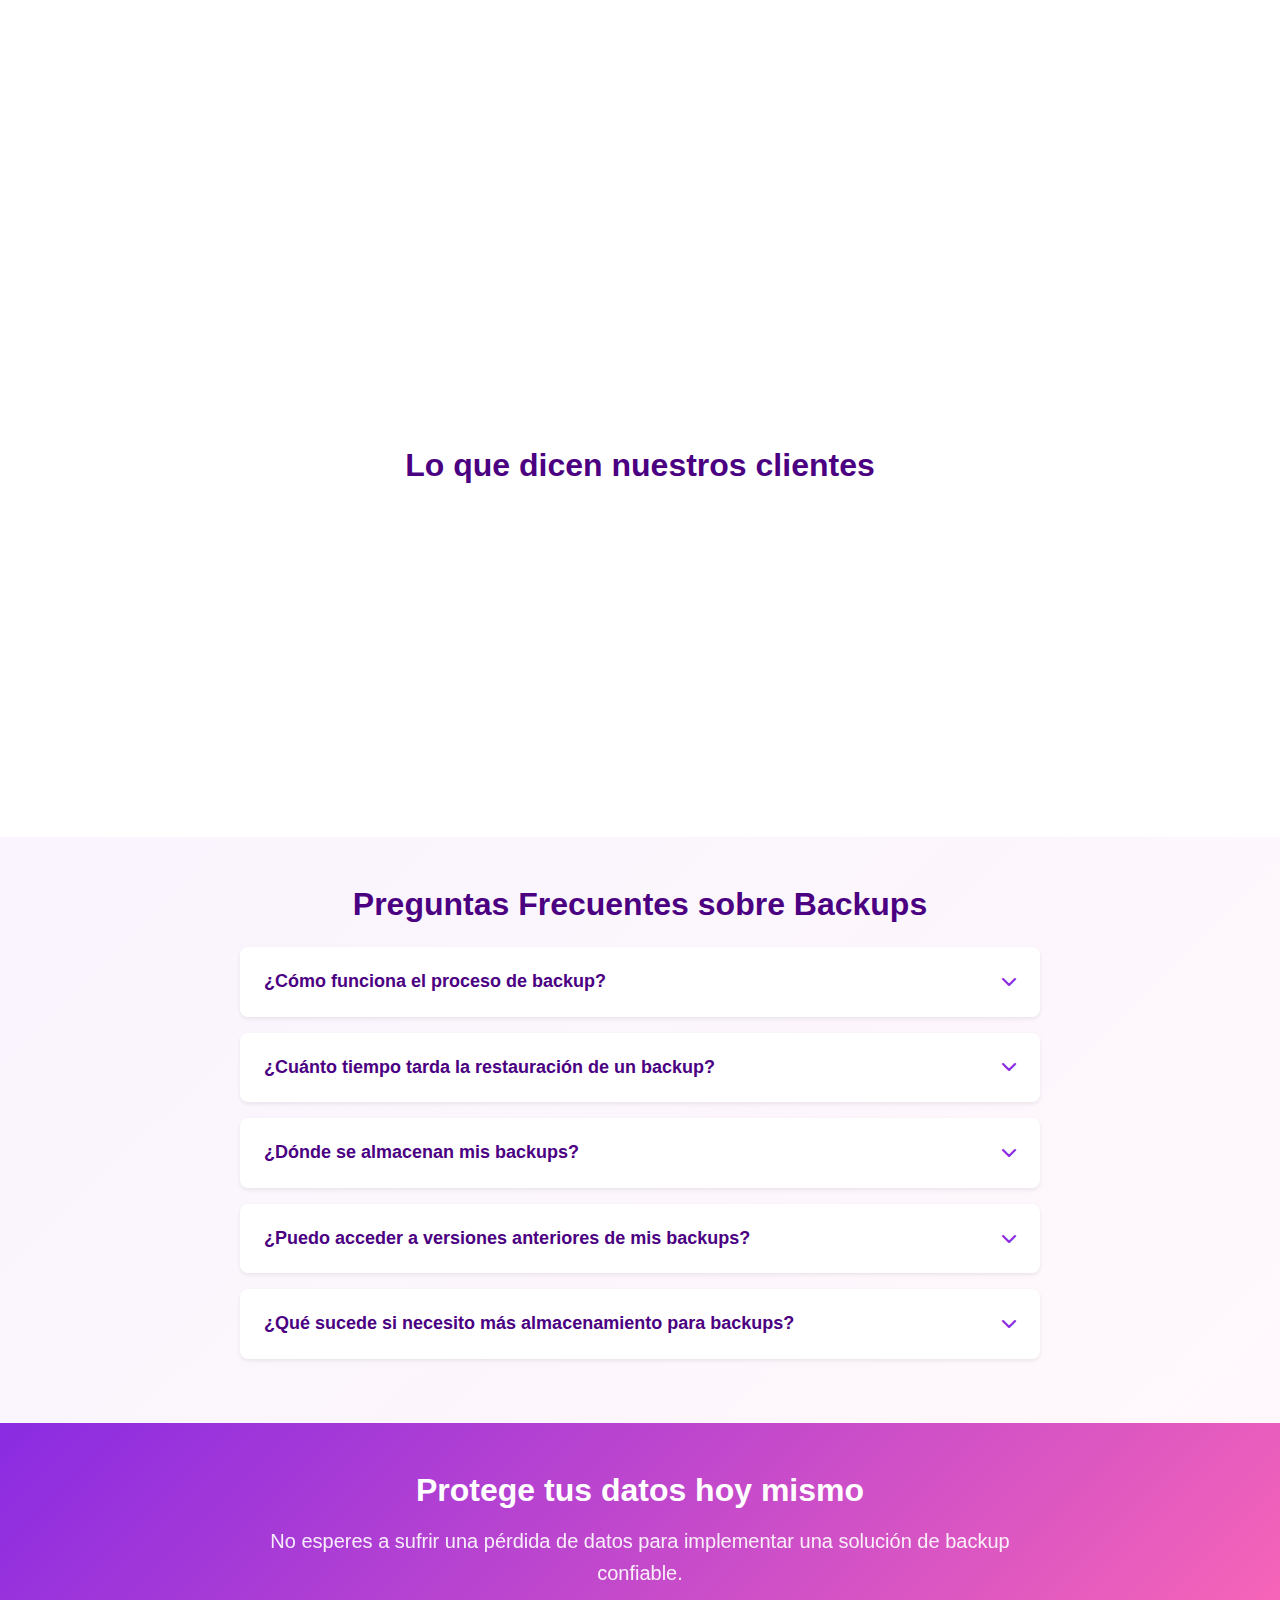
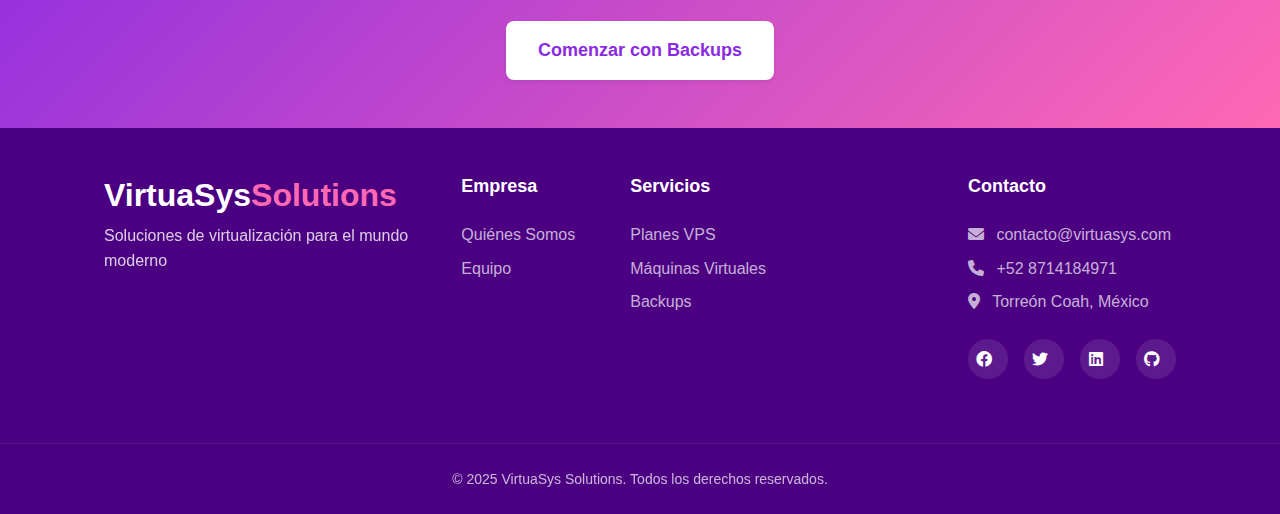
<file: VirtuaSys/backups.html>
<!DOCTYPE html>
<html lang="es">
<head>
    <meta charset="UTF-8">
    <meta name="viewport" content="width=device-width, initial-scale=1.0">
    <title>Backups - VirtuaSys Solutions</title>
    <link rel="stylesheet" href="css/styles.css">
    <link rel="stylesheet" href="https://cdnjs.cloudflare.com/ajax/libs/font-awesome/6.0.0-beta3/css/all.min.css">
</head>
<body>
    <header>
        <nav>
            <div class="logo">
                <h1>VirtuaSys<span>Solutions</span></h1>
            </div>
            <div class="menu-toggle">
                <i class="fas fa-bars"></i>
            </div>
            <ul class="nav-menu">
                <li><a href="index.html">Inicio</a></li>
                <li><a href="quienes-somos.html">Quiénes Somos</a></li>
                <li><a href="planes.html">Planes</a></li>
                <li><a href="rendimiento.html">Rendimiento</a></li>
                <li><a href="crear-maquina.html">Crear VM</a></li>
                <li><a href="backups.html" class="active">Backups</a></li>
                <li><a href="login.html" class="btn-login">Iniciar Sesión</a></li>
                <li><a href="signup.html" class="btn-signup">Registrarse</a></li>
            </ul>
        </nav>
    </header>

    <main>
        <section class="page-header">
            <div class="page-header-content">
                <h1>Sistema de Backups</h1>
                <p>Protege tus datos con nuestro sistema de respaldo automático</p>
            </div>
        </section>

        <section class="backup-intro">
            <div class="backup-content">
                <h2>Protección de Datos Confiable</h2>
                <p>En VirtuaSys Solutions entendemos que tus datos son el activo más valioso de tu negocio. Nuestro sistema de backups está diseñado para garantizar la seguridad, integridad y disponibilidad de tu información en todo momento.</p>
                <p>Con nuestra tecnología de respaldo avanzada, puedes estar tranquilo sabiendo que tus máquinas virtuales y datos están protegidos contra pérdidas accidentales, fallos de hardware, errores humanos o ataques maliciosos.</p>
                <div class="backup-stats">
                    <div class="stat-item">
                        <div class="stat-icon">
                            <i class="fas fa-shield-alt"></i>
                        </div>
                        <div class="stat-info">
                            <h3>99.99%</h3>
                            <p>Fiabilidad de recuperación</p>
                        </div>
                    </div>
                    <div class="stat-item">
                        <div class="stat-icon">
                            <i class="fas fa-bolt"></i>
                        </div>
                        <div class="stat-info">
                            <h3>5 min</h3>
                            <p>Tiempo promedio de restauración</p>
                        </div>
                    </div>
                    <div class="stat-item">
                        <div class="stat-icon">
                            <i class="fas fa-database"></i>
                        </div>
                        <div class="stat-info">
                            <h3>3 PB+</h3>
                            <p>Datos respaldados mensualmente</p>
                        </div>
                    </div>
                </div>
            </div>
            <div class="backup-image">
                <img src="img/backup-illustration.svg" alt="Sistema de Backups">
            </div>
        </section>

        <section class="backup-features">
            <h2>Características Principales</h2>
            <div class="features-grid">
                <div class="feature-card">
                    <div class="feature-icon">
                        <i class="fas fa-clock"></i>
                    </div>
                    <h3>Backups Programados</h3>
                    <p>Configura la frecuencia de tus backups según tus necesidades: diarios, semanales o personalizados.</p>
                </div>
                <div class="feature-card">
                    <div class="feature-icon">
                        <i class="fas fa-history"></i>
                    </div>
                    <h3>Retención Flexible</h3>
                    <p>Define políticas de retención para mantener tus backups por el tiempo que necesites.</p>
                </div>
                <div class="feature-card">
                    <div class="feature-icon">
                        <i class="fas fa-lock"></i>
                    </div>
                    <h3>Cifrado AES-256</h3>
                    <p>Todos los backups se cifran automáticamente para garantizar la máxima seguridad.</p>
                </div>
                <div class="feature-card">
                    <div class="feature-icon">
                        <i class="fas fa-file-archive"></i>
                    </div>
                    <h3>Compresión Inteligente</h3>
                    <p>Optimizamos el espacio de almacenamiento sin comprometer la integridad de los datos.</p>
                </div>
                <div class="feature-card">
                    <div class="feature-icon">
                        <i class="fas fa-sync-alt"></i>
                    </div>
                    <h3>Restauración Granular</h3>
                    <p>Recupera archivos individuales o máquinas virtuales completas según tus necesidades.</p>
                </div>
                <div class="feature-card">
                    <div class="feature-icon">
                        <i class="fas fa-map-marker-alt"></i>
                    </div>
                    <h3>Replicación Geográfica</h3>
                    <p>Tus backups se almacenan en múltiples ubicaciones para mayor seguridad.</p>
                </div>
            </div>
        </section>

        <section class="backup-types">
            <h2>Tipos de Backups</h2>
            <div class="types-container">
                <div class="type-card">
                    <div class="type-header">
                        <div class="type-icon">
                            <i class="fas fa-server"></i>
                        </div>
                        <h3>Backup de VM Completa</h3>
                    </div>
                    <div class="type-content">
                        <p>Copia de seguridad completa de toda la máquina virtual, incluyendo sistema operativo, aplicaciones y datos.</p>
                        <ul>
                            <li><i class="fas fa-check"></i> Restauración rápida de todo el entorno</li>
                            <li><i class="fas fa-check"></i> Ideal para recuperación ante desastres</li>
                            <li><i class="fas fa-check"></i> Incluye configuraciones del sistema</li>
                        </ul>
                    </div>
                </div>
                <div class="type-card">
                    <div class="type-header">
                        <div class="type-icon">
                            <i class="fas fa-database"></i>
                        </div>
                        <h3>Backup de Datos</h3>
                    </div>
                    <div class="type-content">
                        <p>Respaldo específico de tus datos y archivos importantes, excluyendo el sistema operativo.</p>
                        <ul>
                            <li><i class="fas fa-check"></i> Menor tamaño y tiempo de respaldo</li>
                            <li><i class="fas fa-check"></i> Restauración selectiva de archivos</li>
                            <li><i class="fas fa-check"></i> Ideal para respaldos frecuentes</li>
                        </ul>
                    </div>
                </div>
                <div class="type-card">
                    <div class="type-header">
                        <div class="type-icon">
                            <i class="fas fa-camera"></i>
                        </div>
                        <h3>Snapshots</h3>
                    </div>
                    <div class="type-content">
                        <p>Capturas instantáneas del estado de tu máquina virtual en un momento específico.</p>
                        <ul>
                            <li><i class="fas fa-check"></i> Creación y restauración instantánea</li>
                            <li><i class="fas fa-check"></i> Ideal antes de actualizaciones o cambios</li>
                            <li><i class="fas fa-check"></i> No consume espacio adicional</li>
                        </ul>
                    </div>
                </div>
                <div class="type-card">
                    <div class="type-header">
                        <div class="type-icon">
                            <i class="fas fa-code-branch"></i>
                        </div>
                        <h3>Backup Incremental</h3>
                    </div>
                    <div class="type-content">
                        <p>Solo respalda los cambios realizados desde el último backup, ahorrando tiempo y espacio.</p>
                        <ul>
                            <li><i class="fas fa-check"></i> Backups rápidos y eficientes</li>
                            <li><i class="fas fa-check"></i> Menor consumo de ancho de banda</li>
                            <li><i class="fas fa-check"></i> Ideal para backups diarios</li>
                        </ul>
                    </div>
                </div>
            </div>
        </section>

        <section class="backup-dashboard">
            <h2>Panel de Control de Backups</h2>
            <div class="dashboard-preview">
                <div class="dashboard-image">
                    <img src="img/backup-dashboard.svg" alt="Panel de Control de Backups">
                </div>
                <div class="dashboard-features">
                    <h3>Gestiona tus Backups con Facilidad</h3>
                    <p>Nuestro intuitivo panel de control te permite gestionar todos los aspectos de tus backups desde una única interfaz.</p>
                    <ul>
                        <li><i class="fas fa-check-circle"></i> Visualiza el estado de tus backups en tiempo real</li>
                        <li><i class="fas fa-check-circle"></i> Programa backups automáticos con pocos clics</li>
                        <li><i class="fas fa-check-circle"></i> Restaura máquinas virtuales o archivos específicos</li>
                        <li><i class="fas fa-check-circle"></i> Configura políticas de retención personalizadas</li>
                        <li><i class="fas fa-check-circle"></i> Recibe notificaciones sobre el estado de tus backups</li>
                        <li><i class="fas fa-check-circle"></i> Accede a informes detallados y estadísticas</li>
                    </ul>
                    <a href="signup.html" class="btn-primary">Probar Ahora</a>
                </div>
            </div>
        </section>

        <section class="backup-plans">
            <h2>Planes de Backup</h2>
            <div class="plans-container">
                <div class="plan-card">
                    <div class="plan-header">
                        <h3>Básico</h3>
                        <p class="price">$10<span>/mes</span></p>
                    </div>
                    <div class="plan-features">
                        <ul>
                            <li><i class="fas fa-check"></i> Backups semanales</li>
                            <li><i class="fas fa-check"></i> Retención de 30 días</li>
                            <li><i class="fas fa-check"></i> 100GB de almacenamiento</li>
                            <li><i class="fas fa-check"></i> Restauración de VM completa</li>
                            <li><i class="fas fa-check"></i> Cifrado AES-256</li>
                            <li class="feature-disabled"><i class="fas fa-times"></i> Restauración granular</li>
                            <li class="feature-disabled"><i class="fas fa-times"></i> Replicación geográfica</li>
                            <li class="feature-disabled"><i class="fas fa-times"></i> Snapshots ilimitados</li>
                        </ul>
                    </div>
                    <a href="signup.html" class="btn-plan">Comenzar</a>
                </div>
                <div class="plan-card featured">
                    <div class="plan-badge">Popular</div>
                    <div class="plan-header">
                        <h3>Profesional</h3>
                        <p class="price">$25<span>/mes</span></p>
                    </div>
                    <div class="plan-features">
                        <ul>
                            <li><i class="fas fa-check"></i> Backups diarios</li>
                            <li><i class="fas fa-check"></i> Retención de 90 días</li>
                            <li><i class="fas fa-check"></i> 500GB de almacenamiento</li>
                            <li><i class="fas fa-check"></i> Restauración de VM completa</li>
                            <li><i class="fas fa-check"></i> Cifrado AES-256</li>
                            <li><i class="fas fa-check"></i> Restauración granular</li>
                            <li><i class="fas fa-check"></i> Replicación geográfica</li>
                            <li class="feature-disabled"><i class="fas fa-times"></i> Snapshots ilimitados</li>
                        </ul>
                    </div>
                    <a href="signup.html" class="btn-plan">Comenzar</a>
                </div>
                <div class="plan-card">
                    <div class="plan-header">
                        <h3>Empresarial</h3>
                        <p class="price">$50<span>/mes</span></p>
                    </div>
                    <div class="plan-features">
                        <ul>
                            <li><i class="fas fa-check"></i> Backups personalizados</li>
                            <li><i class="fas fa-check"></i> Retención de 1 año</li>
                            <li><i class="fas fa-check"></i> 2TB de almacenamiento</li>
                            <li><i class="fas fa-check"></i> Restauración de VM completa</li>
                            <li><i class="fas fa-check"></i> Cifrado AES-256</li>
                            <li><i class="fas fa-check"></i> Restauración granular</li>
                            <li><i class="fas fa-check"></i> Replicación geográfica</li>
                            <li><i class="fas fa-check"></i> Snapshots ilimitados</li>
                        </ul>
                    </div>
                    <a href="signup.html" class="btn-plan">Comenzar</a>
                </div>
            </div>
        </section>

        <section class="testimonials">
            <h2>Lo que dicen nuestros clientes</h2>
            <div class="testimonials-container">
                <div class="testimonial-card">
                    <div class="testimonial-content">
                        <p>"El sistema de backups de VirtuaSys nos salvó literalmente el negocio cuando sufrimos un ataque de ransomware. Pudimos restaurar todo en menos de una hora."</p>
                    </div>
                    <div class="testimonial-author">
                        <img src="img/avatar4.svg" alt="Cliente">
                        <div>
                            <h4>Roberto Gómez</h4>
                            <p>CIO, Fintech Solutions</p>
                        </div>
                    </div>
                </div>
                <div class="testimonial-card">
                    <div class="testimonial-content">
                        <p>"La facilidad para programar y gestionar backups es impresionante. La restauración granular nos ha ahorrado muchísimo tiempo cuando necesitamos recuperar archivos específicos."</p>
                    </div>
                    <div class="testimonial-author">
                        <img src="img/avatar5.svg" alt="Cliente">
                        <div>
                            <h4>María Fernández</h4>
                            <p>Administradora de Sistemas, Hospital Central</p>
                        </div>
                    </div>
                </div>
                <div class="testimonial-card">
                    <div class="testimonial-content">
                        <p>"Como desarrollador, los snapshots son una característica invaluable. Puedo hacer pruebas y experimentos sabiendo que puedo volver atrás en segundos si algo sale mal."</p>
                    </div>
                    <div class="testimonial-author">
                        <img src="img/avatar6.svg" alt="Cliente">
                        <div>
                            <h4>Daniel Torres</h4>
                            <p>Desarrollador Senior, AppTech</p>
                        </div>
                    </div>
                </div>
            </div>
        </section>

        <section class="faq">
            <h2>Preguntas Frecuentes sobre Backups</h2>
            <div class="faq-container">
                <div class="faq-item">
                    <div class="faq-question">
                        <h3>¿Cómo funciona el proceso de backup?</h3>
                        <button class="faq-toggle">
                            <i class="fas fa-chevron-down"></i>
                        </button>
                    </div>
                    <div class="faq-answer">
                        <p>Nuestro sistema realiza una copia de tus datos según la programación establecida. El primer backup es completo, y los siguientes son incrementales para ahorrar tiempo y espacio. Todos los datos se cifran antes de ser transferidos a nuestros centros de datos seguros, donde se almacenan de forma redundante.</p>
                    </div>
                </div>
                <div class="faq-item">
                    <div class="faq-question">
                        <h3>¿Cuánto tiempo tarda la restauración de un backup?</h3>
                        <button class="faq-toggle">
                            <i class="fas fa-chevron-down"></i>
                        </button>
                    </div>
                    <div class="faq-answer">
                        <p>El tiempo de restauración depende del tamaño de los datos y el tipo de restauración. La recuperación de archivos individuales suele tardar segundos o minutos, mientras que la restauración de una VM completa puede llevar entre 5 y 30 minutos dependiendo del tamaño. Nuestro sistema está optimizado para minimizar los tiempos de recuperación.</p>
                    </div>
                </div>
                <div class="faq-item">
                    <div class="faq-question">
                        <h3>¿Dónde se almacenan mis backups?</h3>
                        <button class="faq-toggle">
                            <i class="fas fa-chevron-down"></i>
                        </button>
                    </div>
                    <div class="faq-answer">
                        <p>Tus backups se almacenan en nuestra infraestructura de almacenamiento distribuida y redundante. Para los planes Profesional y Empresarial, utilizamos replicación geográfica, lo que significa que tus datos se copian en múltiples centros de datos ubicados en diferentes regiones geográficas para garantizar la máxima disponibilidad y protección contra desastres naturales.</p>
                    </div>
                </div>
                <div class="faq-item">
                    <div class="faq-question">
                        <h3>¿Puedo acceder a versiones anteriores de mis backups?</h3>
                        <button class="faq-toggle">
                            <i class="fas fa-chevron-down"></i>
                        </button>
                    </div>
                    <div class="faq-answer">
                        <p>Sí, nuestro sistema mantiene un historial de tus backups según el período de retención de tu plan. Puedes acceder y restaurar desde cualquier punto de recuperación disponible a través del panel de control. Esto te permite recuperar datos de hace días, semanas o incluso meses, dependiendo de tu plan.</p>
                    </div>
                </div>
                <div class="faq-item">
                    <div class="faq-question">
                        <h3>¿Qué sucede si necesito más almacenamiento para backups?</h3>
                        <button class="faq-toggle">
                            <i class="fas fa-chevron-down"></i>
                        </button>
                    </div>
                    <div class="faq-answer">
                        <p>Puedes ampliar tu capacidad de almacenamiento en cualquier momento desde el panel de control. Ofrecemos paquetes adicionales de almacenamiento que puedes añadir a tu plan actual sin necesidad de cambiarlo. También puedes contactar con nuestro equipo de soporte para obtener una solución personalizada si tus necesidades son muy específicas.</p>
                    </div>
                </div>
            </div>
        </section>

        <section class="cta">
            <div class="cta-content">
                <h2>Protege tus datos hoy mismo</h2>
                <p>No esperes a sufrir una pérdida de datos para implementar una solución de backup confiable.</p>
                <a href="signup.html" class="btn-primary">Comenzar con Backups</a>
            </div>
        </section>
    </main>
  <footer>
        <div class="footer-container">
            <div class="footer-logo">
                <h2>VirtuaSys<span>Solutions</span></h2>
                <p>Soluciones de virtualización para el mundo moderno</p>
            </div>
            <div class="footer-links">
                <div class="footer-column">
                    <h3>Empresa</h3>
                    <ul>
                        <li><a href="quienes-somos.html">Quiénes Somos</a></li>
                        <li><a href="#">Equipo</a></li>

                    </ul>
                </div>
                <div class="footer-column">
                    <h3>Servicios</h3>
                    <ul>
                        <li><a href="planes.html">Planes VPS</a></li>
                        <li><a href="crear-maquina.html">Máquinas Virtuales</a></li>
                        <li><a href="backups.html">Backups</a></li>
                    </ul>
                </div>
                <div class="footer-column">
                </div>
                <div class="footer-column">
                    <h3>Contacto</h3>
                    <ul>
                        <li><a href="#"><i class="fas fa-envelope"></i> contacto@virtuasys.com</a></li>
                        <li><a href="#"><i class="fas fa-phone"></i> +52 8714184971</a></li>
                        <li><a href="#"><i class="fas fa-map-marker-alt"></i> Torreón Coah, México</a></li>
                    </ul>
                    <div class="social-icons">
                        <a href="#"><i class="fab fa-facebook"></i></a>
                        <a href="#"><i class="fab fa-twitter"></i></a>
                        <a href="#"><i class="fab fa-linkedin"></i></a>
                        <a href="#"><i class="fab fa-github"></i></a>
                    </div>
                </div>
            </div>
        </div>
        <div class="footer-bottom">
            <p>&copy; 2025 VirtuaSys Solutions. Todos los derechos reservados.</p>
        </div>
    </footer>

    <script src="js/data.js"></script>
    <script src="js/main.js"></script>
</body>
</html>
</file>
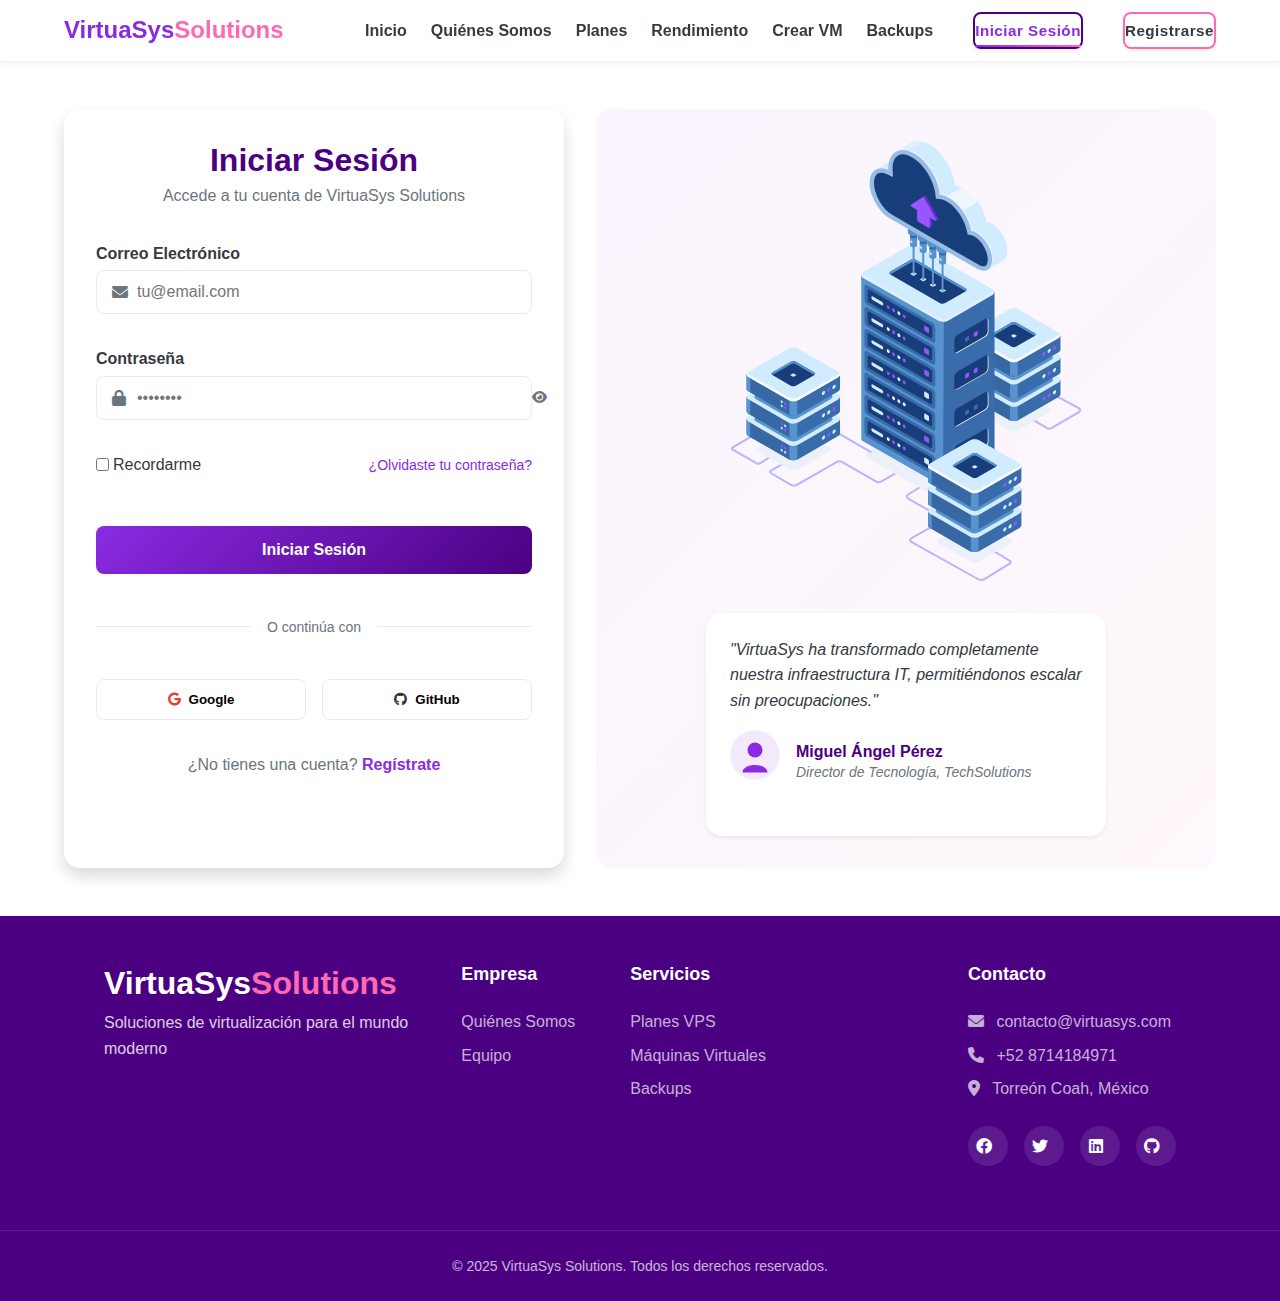
<file: VirtuaSys/login.html>
<!DOCTYPE html>
<html lang="es">
<head>
    <meta charset="UTF-8">
    <meta name="viewport" content="width=device-width, initial-scale=1.0">
    <title>Iniciar Sesión - VirtuaSys Solutions</title>
    <link rel="stylesheet" href="css/styles.css">
    <link rel="stylesheet" href="https://cdnjs.cloudflare.com/ajax/libs/font-awesome/6.0.0-beta3/css/all.min.css">
</head>
<body>
    <header>
        <nav>
            <div class="logo">
                <h1>VirtuaSys<span>Solutions</span></h1>
            </div>
            <div class="menu-toggle">
                <i class="fas fa-bars"></i>
            </div>
            <ul class="nav-menu">
                <li><a href="index.html">Inicio</a></li>
                <li><a href="quienes-somos.html">Quiénes Somos</a></li>
                <li><a href="planes.html">Planes</a></li>
                <li><a href="rendimiento.html">Rendimiento</a></li>
                <li><a href="crear-maquina.html">Crear VM</a></li>
                <li><a href="backups.html">Backups</a></li>
                <li><a href="login.html" class="active btn-login">Iniciar Sesión</a></li>
                <li><a href="signup.html" class="btn-signup">Registrarse</a></li>
            </ul>
        </nav>
    </header>

    <main>
        <section class="auth-container">
            <div class="auth-card">
                <div class="auth-header">
                    <h2>Iniciar Sesión</h2>
                    <p>Accede a tu cuenta de VirtuaSys Solutions</p>
                </div>
                <form id="login-form" class="auth-form">
                    <div class="form-group">
                        <label for="email">Correo Electrónico</label>
                        <div class="input-icon">
                            <i class="fas fa-envelope"></i>
                            <input type="email" id="email" name="email" placeholder="tu@email.com" required>
                        </div>
                    </div>
                    <div class="form-group">
                        <label for="password">Contraseña</label>
                        <div class="input-icon">
                            <i class="fas fa-lock"></i>
                            <input type="password" id="password" name="password" placeholder="••••••••" required>
                            <button type="button" class="toggle-password">
                                <i class="fas fa-eye"></i>
                            </button>
                        </div>
                    </div>
                    <div class="form-options">
                        <div class="remember-me">
                            <input type="checkbox" id="remember" name="remember">
                            <label for="remember">Recordarme</label>
                        </div>
                        <a href="#" class="forgot-password">¿Olvidaste tu contraseña?</a>
                    </div>
                    <button type="submit" class="btn-auth">Iniciar Sesión</button>
                    <div class="auth-divider">
                        <span>O continúa con</span>
                    </div>
                    <div class="social-auth">
                        <button type="button" class="btn-social google">
                            <i class="fab fa-google"></i>
                            <span>Google</span>
                        </button>
                        <button type="button" class="btn-social github">
                            <i class="fab fa-github"></i>
                            <span>GitHub</span>
                        </button>
                    </div>
                </form>
                <div class="auth-footer">
                    <p>¿No tienes una cuenta? <a href="signup.html">Regístrate</a></p>
                </div>
            </div>
            <div class="auth-image">
                <img src="img/server.svg" alt="Ilustración de inicio de sesión">
                <div class="auth-testimonial">
                    <p>"VirtuaSys ha transformado completamente nuestra infraestructura IT, permitiéndonos escalar sin preocupaciones."</p>
                    <div class="testimonial-author">
                        <img src="img/avatar1.svg" alt="Cliente">
                        <div>
                            <h4>Miguel Ángel Pérez</h4>
                            <p>Director de Tecnología, TechSolutions</p>
                        </div>
                    </div>
                </div>
            </div>
        </section>
    </main>
  <footer>
        <div class="footer-container">
            <div class="footer-logo">
                <h2>VirtuaSys<span>Solutions</span></h2>
                <p>Soluciones de virtualización para el mundo moderno</p>
            </div>
            <div class="footer-links">
                <div class="footer-column">
                    <h3>Empresa</h3>
                    <ul>
                        <li><a href="quienes-somos.html">Quiénes Somos</a></li>
                        <li><a href="#">Equipo</a></li>

                    </ul>
                </div>
                <div class="footer-column">
                    <h3>Servicios</h3>
                    <ul>
                        <li><a href="planes.html">Planes VPS</a></li>
                        <li><a href="crear-maquina.html">Máquinas Virtuales</a></li>
                        <li><a href="backups.html">Backups</a></li>
                    </ul>
                </div>
                <div class="footer-column">
                </div>
                <div class="footer-column">
                    <h3>Contacto</h3>
                    <ul>
                        <li><a href="#"><i class="fas fa-envelope"></i> contacto@virtuasys.com</a></li>
                        <li><a href="#"><i class="fas fa-phone"></i> +52 8714184971</a></li>
                        <li><a href="#"><i class="fas fa-map-marker-alt"></i> Torreón Coah, México</a></li>
                    </ul>
                    <div class="social-icons">
                        <a href="#"><i class="fab fa-facebook"></i></a>
                        <a href="#"><i class="fab fa-twitter"></i></a>
                        <a href="#"><i class="fab fa-linkedin"></i></a>
                        <a href="#"><i class="fab fa-github"></i></a>
                    </div>
                </div>
            </div>
        </div>
        <div class="footer-bottom">
            <p>&copy; 2025 VirtuaSys Solutions. Todos los derechos reservados.</p>
        </div>
    </footer>

    <script src="js/data.js"></script>
    <script src="js/main.js"></script>
    <script src="js/auth.js"></script>
</body>
</html>
</file>
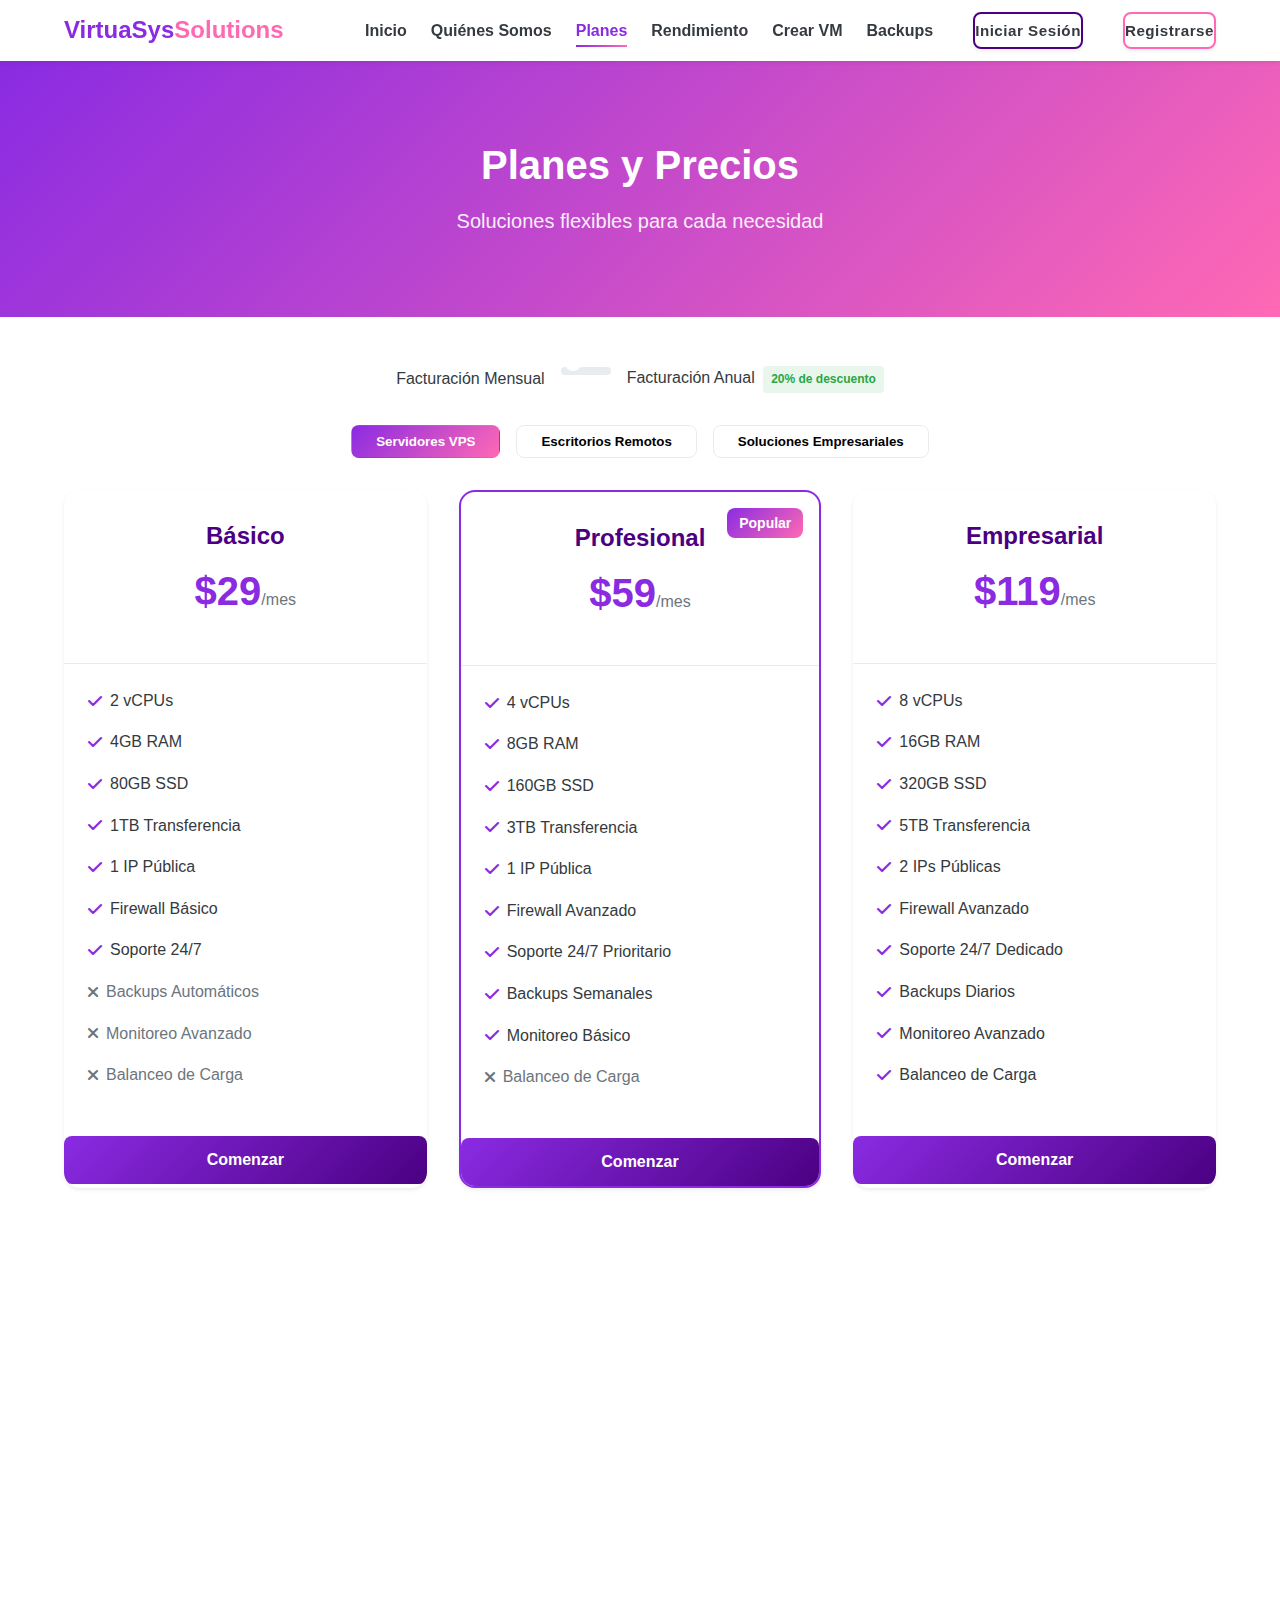
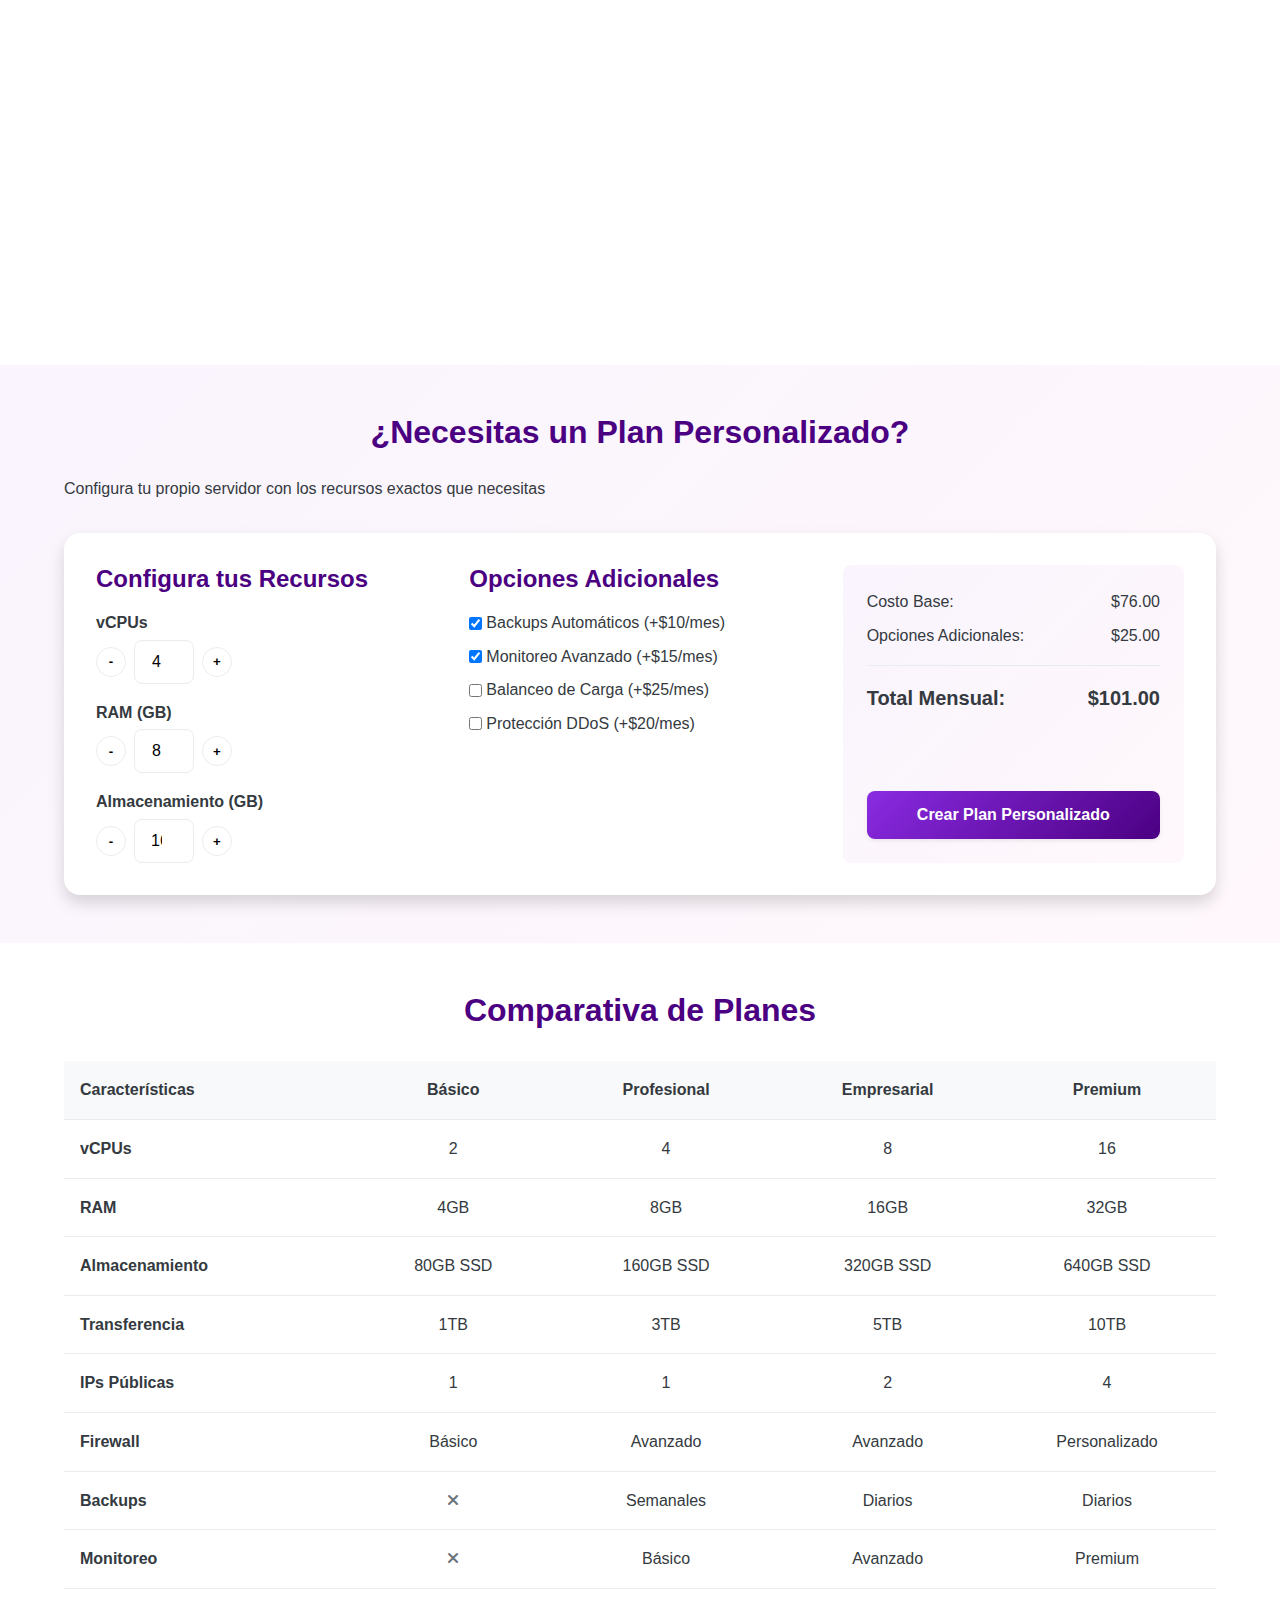
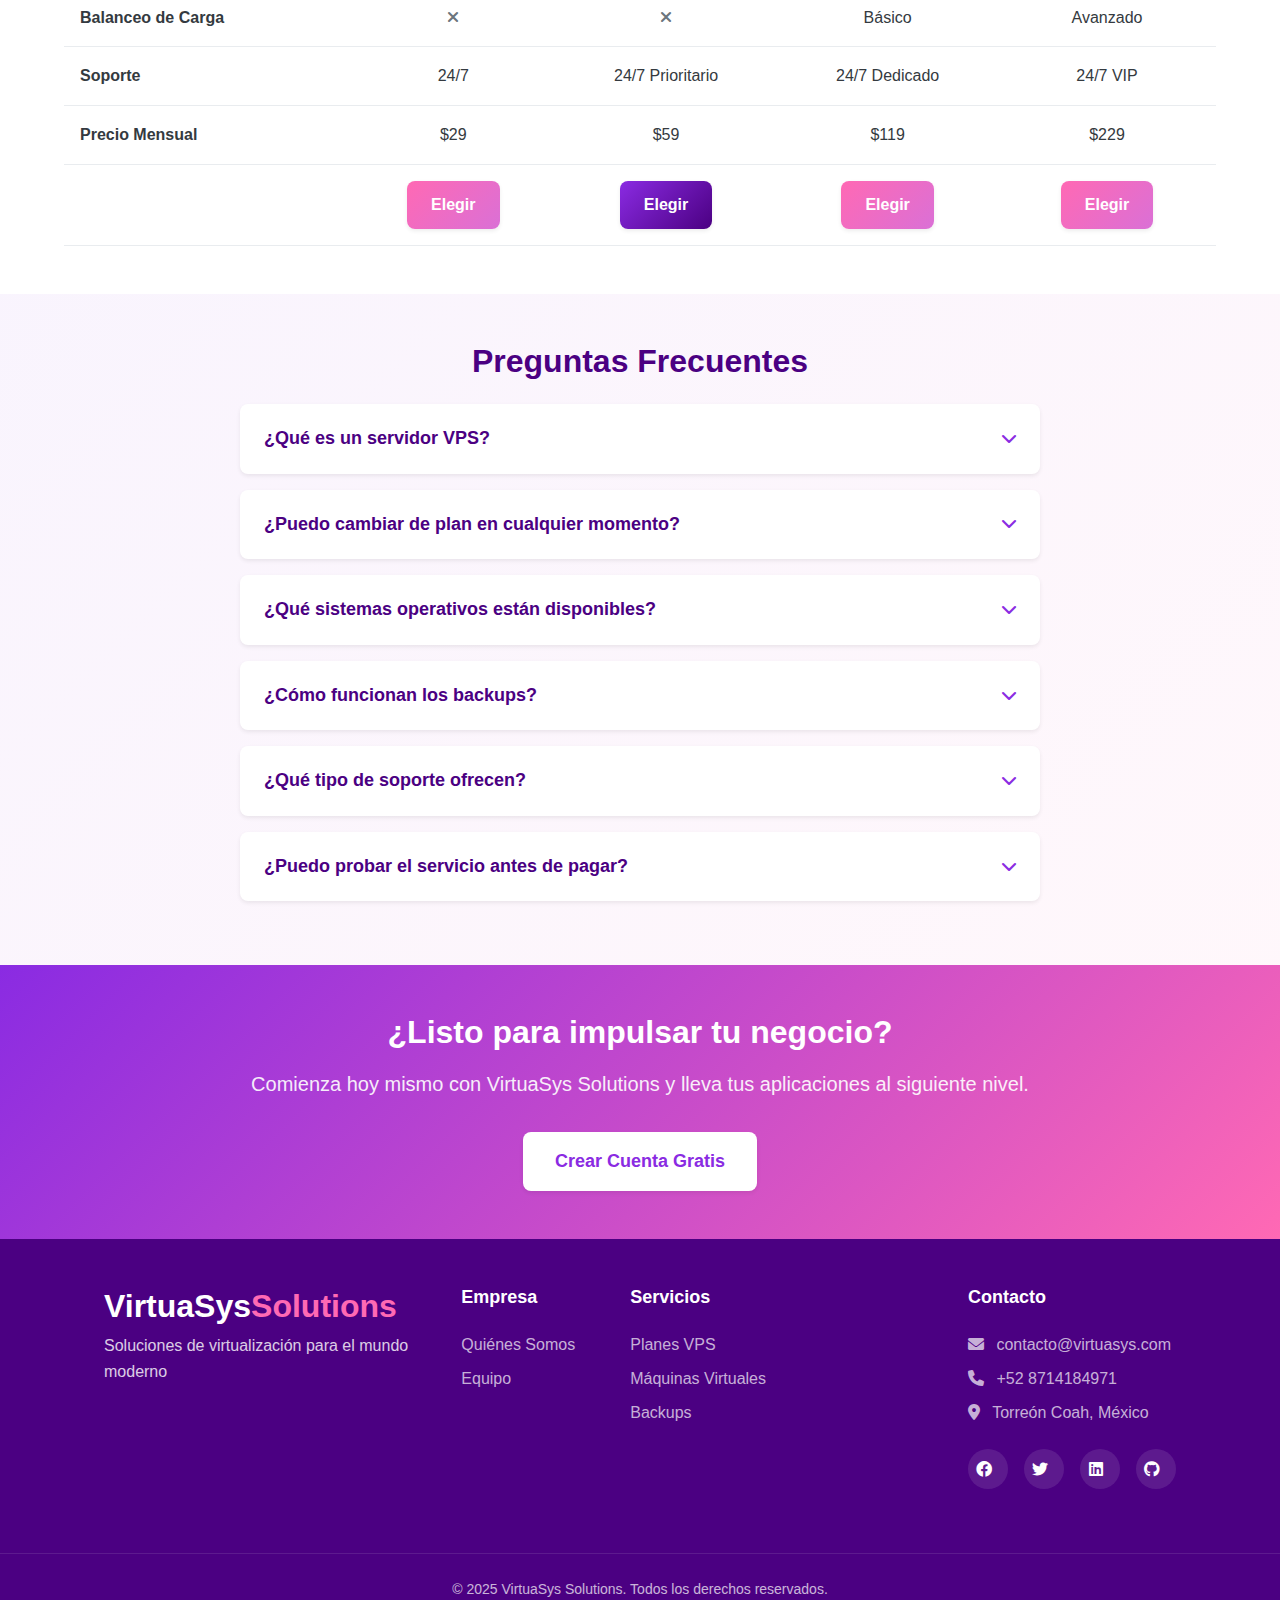
<file: VirtuaSys/planes.html>
<!DOCTYPE html>
<html lang="es">
<head>
    <meta charset="UTF-8">
    <meta name="viewport" content="width=device-width, initial-scale=1.0">
    <title>Planes y Precios - VirtuaSys Solutions</title>
    <link rel="stylesheet" href="css/styles.css">
    <link rel="stylesheet" href="https://cdnjs.cloudflare.com/ajax/libs/font-awesome/6.0.0-beta3/css/all.min.css">
</head>
<body>
    <header>
        <nav>
            <div class="logo">
                <h1>VirtuaSys<span>Solutions</span></h1>
            </div>
            <div class="menu-toggle">
                <i class="fas fa-bars"></i>
            </div>
            <ul class="nav-menu">
                <li><a href="index.html">Inicio</a></li>
                <li><a href="quienes-somos.html">Quiénes Somos</a></li>
                <li><a href="planes.html" class="active">Planes</a></li>
                <li><a href="rendimiento.html">Rendimiento</a></li>
                <li><a href="crear-maquina.html">Crear VM</a></li>
                <li><a href="backups.html">Backups</a></li>
                <li><a href="login.html" class="btn-login">Iniciar Sesión</a></li>
                <li><a href="signup.html" class="btn-signup">Registrarse</a></li>
            </ul>
        </nav>
    </header>

    <main>
        <section class="page-header">
            <div class="page-header-content">
                <h1>Planes y Precios</h1>
                <p>Soluciones flexibles para cada necesidad</p>
            </div>
        </section>

        <section class="pricing">
            <div class="pricing-toggle">
                <span>Facturación Mensual</span>
                <label class="switch">
                    <input type="checkbox" id="billing-toggle">
                    <span class="slider round"></span>
                </label>
                <span>Facturación Anual <span class="discount-badge">20% de descuento</span></span>
            </div>

            <div class="pricing-categories">
                <button class="pricing-category active" data-category="vps">Servidores VPS</button>
                <button class="pricing-category" data-category="rdp">Escritorios Remotos</button>
                <button class="pricing-category" data-category="enterprise">Soluciones Empresariales</button>
            </div>

            <div class="plans-container">
                <div class="plan-card">
                    <div class="plan-header">
                        <h3>Básico</h3>
                        <p class="price">$29<span>/mes</span></p>
                        <p class="price annual-price" style="display: none;">$23<span>/mes</span></p>
                    </div>
                    <div class="plan-features">
                        <ul>
                            <li><i class="fas fa-check"></i> 2 vCPUs</li>
                            <li><i class="fas fa-check"></i> 4GB RAM</li>
                            <li><i class="fas fa-check"></i> 80GB SSD</li>
                            <li><i class="fas fa-check"></i> 1TB Transferencia</li>
                            <li><i class="fas fa-check"></i> 1 IP Pública</li>
                            <li><i class="fas fa-check"></i> Firewall Básico</li>
                            <li><i class="fas fa-check"></i> Soporte 24/7</li>
                            <li class="feature-disabled"><i class="fas fa-times"></i> Backups Automáticos</li>
                            <li class="feature-disabled"><i class="fas fa-times"></i> Monitoreo Avanzado</li>
                            <li class="feature-disabled"><i class="fas fa-times"></i> Balanceo de Carga</li>
                        </ul>
                    </div>
                    <a href="signup.html" class="btn-plan">Comenzar</a>
                </div>
                <div class="plan-card featured">
                    <div class="plan-badge">Popular</div>
                    <div class="plan-header">
                        <h3>Profesional</h3>
                        <p class="price">$59<span>/mes</span></p>
                        <p class="price annual-price" style="display: none;">$47<span>/mes</span></p>
                    </div>
                    <div class="plan-features">
                        <ul>
                            <li><i class="fas fa-check"></i> 4 vCPUs</li>
                            <li><i class="fas fa-check"></i> 8GB RAM</li>
                            <li><i class="fas fa-check"></i> 160GB SSD</li>
                            <li><i class="fas fa-check"></i> 3TB Transferencia</li>
                            <li><i class="fas fa-check"></i> 1 IP Pública</li>
                            <li><i class="fas fa-check"></i> Firewall Avanzado</li>
                            <li><i class="fas fa-check"></i> Soporte 24/7 Prioritario</li>
                            <li><i class="fas fa-check"></i> Backups Semanales</li>
                            <li><i class="fas fa-check"></i> Monitoreo Básico</li>
                            <li class="feature-disabled"><i class="fas fa-times"></i> Balanceo de Carga</li>
                        </ul>
                    </div>
                    <a href="signup.html" class="btn-plan">Comenzar</a>
                </div>
                <div class="plan-card">
                    <div class="plan-header">
                        <h3>Empresarial</h3>
                        <p class="price">$119<span>/mes</span></p>
                        <p class="price annual-price" style="display: none;">$95<span>/mes</span></p>
                    </div>
                    <div class="plan-features">
                        <ul>
                            <li><i class="fas fa-check"></i> 8 vCPUs</li>
                            <li><i class="fas fa-check"></i> 16GB RAM</li>
                            <li><i class="fas fa-check"></i> 320GB SSD</li>
                            <li><i class="fas fa-check"></i> 5TB Transferencia</li>
                            <li><i class="fas fa-check"></i> 2 IPs Públicas</li>
                            <li><i class="fas fa-check"></i> Firewall Avanzado</li>
                            <li><i class="fas fa-check"></i> Soporte 24/7 Dedicado</li>
                            <li><i class="fas fa-check"></i> Backups Diarios</li>
                            <li><i class="fas fa-check"></i> Monitoreo Avanzado</li>
                            <li><i class="fas fa-check"></i> Balanceo de Carga</li>
                        </ul>
                    </div>
                    <a href="signup.html" class="btn-plan">Comenzar</a>
                </div>
                <div class="plan-card premium">
                    <div class="plan-header">
                        <h3>Premium</h3>
                        <p class="price">$229<span>/mes</span></p>
                        <p class="price annual-price" style="display: none;">$183<span>/mes</span></p>
                    </div>
                    <div class="plan-features">
                        <ul>
                            <li><i class="fas fa-check"></i> 16 vCPUs</li>
                            <li><i class="fas fa-check"></i> 32GB RAM</li>
                            <li><i class="fas fa-check"></i> 640GB SSD</li>
                            <li><i class="fas fa-check"></i> 10TB Transferencia</li>
                            <li><i class="fas fa-check"></i> 4 IPs Públicas</li>
                            <li><i class="fas fa-check"></i> Firewall Personalizado</li>
                            <li><i class="fas fa-check"></i> Soporte 24/7 VIP</li>
                            <li><i class="fas fa-check"></i> Backups Diarios</li>
                            <li><i class="fas fa-check"></i> Monitoreo Premium</li>
                            <li><i class="fas fa-check"></i> Balanceo de Carga Avanzado</li>
                        </ul>
                    </div>
                    <a href="signup.html" class="btn-plan">Comenzar</a>
                </div>
            </div>
        </section>

        <section class="custom-plan">
            <div class="custom-plan-content">
                <h2>¿Necesitas un Plan Personalizado?</h2>
                <p>Configura tu propio servidor con los recursos exactos que necesitas</p>
                <div class="custom-plan-calculator">
                    <div class="calculator-section">
                        <h3>Configura tus Recursos</h3>
                        <div class="calculator-resources">
                            <div class="calculator-resource">
                                <label for="custom-cpu">vCPUs</label>
                                <div class="resource-control">
                                    <button class="control-btn minus">-</button>
                                    <input type="number" id="custom-cpu" value="4" min="1" max="32">
                                    <button class="control-btn plus">+</button>
                                </div>
                            </div>
                            <div class="calculator-resource">
                                <label for="custom-ram">RAM (GB)</label>
                                <div class="resource-control">
                                    <button class="control-btn minus">-</button>
                                    <input type="number" id="custom-ram" value="8" min="1" max="128">
                                    <button class="control-btn plus">+</button>
                                </div>
                            </div>
                            <div class="calculator-resource">
                                <label for="custom-storage">Almacenamiento (GB)</label>
                                <div class="resource-control">
                                    <button class="control-btn minus">-</button>
                                    <input type="number" id="custom-storage" value="160" min="20" max="2000">
                                    <button class="control-btn plus">+</button>
                                </div>
                            </div>
                        </div>
                    </div>
                    <div class="calculator-section">
                        <h3>Opciones Adicionales</h3>
                        <div class="calculator-options">
                            <div class="option-checkbox">
                                <input type="checkbox" id="option-backup" checked>
                                <label for="option-backup">Backups Automáticos (+$10/mes)</label>
                            </div>
                            <div class="option-checkbox">
                                <input type="checkbox" id="option-monitoring" checked>
                                <label for="option-monitoring">Monitoreo Avanzado (+$15/mes)</label>
                            </div>
                            <div class="option-checkbox">
                                <input type="checkbox" id="option-loadbalancer">
                                <label for="option-loadbalancer">Balanceo de Carga (+$25/mes)</label>
                            </div>
                            <div class="option-checkbox">
                                <input type="checkbox" id="option-ddos">
                                <label for="option-ddos">Protección DDoS (+$20/mes)</label>
                            </div>
                        </div>
                    </div>
                    <div class="calculator-result">
                        <div class="result-details">
                            <div class="result-item">
                                <span>Costo Base:</span>
                                <span id="base-cost">$80.00</span>
                            </div>
                            <div class="result-item">
                                <span>Opciones Adicionales:</span>
                                <span id="options-cost">$25.00</span>
                            </div>
                            <div class="result-item total">
                                <span>Total Mensual:</span>
                                <span id="total-cost">$105.00</span>
                            </div>
                        </div>
                        <a href="signup.html" class="btn-primary">Crear Plan Personalizado</a>
                    </div>
                </div>
            </div>
        </section>

        <section class="comparison">
            <h2>Comparativa de Planes</h2>
            <div class="comparison-table-container">
                <table class="comparison-table">
                    <thead>
                        <tr>
                            <th>Características</th>
                            <th>Básico</th>
                            <th>Profesional</th>
                            <th>Empresarial</th>
                            <th>Premium</th>
                        </tr>
                    </thead>
                    <tbody>
                        <tr>
                            <td>vCPUs</td>
                            <td>2</td>
                            <td>4</td>
                            <td>8</td>
                            <td>16</td>
                        </tr>
                        <tr>
                            <td>RAM</td>
                            <td>4GB</td>
                            <td>8GB</td>
                            <td>16GB</td>
                            <td>32GB</td>
                        </tr>
                        <tr>
                            <td>Almacenamiento</td>
                            <td>80GB SSD</td>
                            <td>160GB SSD</td>
                            <td>320GB SSD</td>
                            <td>640GB SSD</td>
                        </tr>
                        <tr>
                            <td>Transferencia</td>
                            <td>1TB</td>
                            <td>3TB</td>
                            <td>5TB</td>
                            <td>10TB</td>
                        </tr>
                        <tr>
                            <td>IPs Públicas</td>
                            <td>1</td>
                            <td>1</td>
                            <td>2</td>
                            <td>4</td>
                        </tr>
                        <tr>
                            <td>Firewall</td>
                            <td>Básico</td>
                            <td>Avanzado</td>
                            <td>Avanzado</td>
                            <td>Personalizado</td>
                        </tr>
                        <tr>
                            <td>Backups</td>
                            <td><i class="fas fa-times"></i></td>
                            <td>Semanales</td>
                            <td>Diarios</td>
                            <td>Diarios</td>
                        </tr>
                        <tr>
                            <td>Monitoreo</td>
                            <td><i class="fas fa-times"></i></td>
                            <td>Básico</td>
                            <td>Avanzado</td>
                            <td>Premium</td>
                        </tr>
                        <tr>
                            <td>Balanceo de Carga</td>
                            <td><i class="fas fa-times"></i></td>
                            <td><i class="fas fa-times"></i></td>
                            <td>Básico</td>
                            <td>Avanzado</td>
                        </tr>
                        <tr>
                            <td>Soporte</td>
                            <td>24/7</td>
                            <td>24/7 Prioritario</td>
                            <td>24/7 Dedicado</td>
                            <td>24/7 VIP</td>
                        </tr>
                        <tr>
                            <td>Precio Mensual</td>
                            <td>$29</td>
                            <td>$59</td>
                            <td>$119</td>
                            <td>$229</td>
                        </tr>
                        <tr>
                            <td></td>
                            <td><a href="signup.html" class="btn-secondary">Elegir</a></td>
                            <td><a href="signup.html" class="btn-primary">Elegir</a></td>
                            <td><a href="signup.html" class="btn-secondary">Elegir</a></td>
                            <td><a href="signup.html" class="btn-secondary">Elegir</a></td>
                        </tr>
                    </tbody>
                </table>
            </div>
        </section>

        <section class="faq">
            <h2>Preguntas Frecuentes</h2>
            <div class="faq-container">
                <div class="faq-item">
                    <div class="faq-question">
                        <h3>¿Qué es un servidor VPS?</h3>
                        <button class="faq-toggle">
                            <i class="fas fa-chevron-down"></i>
                        </button>
                    </div>
                    <div class="faq-answer">
                        <p>Un servidor VPS (Virtual Private Server) es un servidor virtual que funciona en un entorno virtualizado pero que ofrece recursos dedicados como CPU, RAM y almacenamiento. A diferencia del hosting compartido, un VPS te proporciona mayor control, rendimiento y seguridad.</p>
                    </div>
                </div>
                <div class="faq-item">
                    <div class="faq-question">
                        <h3>¿Puedo cambiar de plan en cualquier momento?</h3>
                        <button class="faq-toggle">
                            <i class="fas fa-chevron-down"></i>
                        </button>
                    </div>
                    <div class="faq-answer">
                        <p>Sí, puedes actualizar o cambiar tu plan en cualquier momento. La migración a un plan superior es instantánea y sin tiempo de inactividad. Si necesitas reducir recursos, programaremos el cambio para minimizar cualquier interrupción en tu servicio.</p>
                    </div>
                </div>
                <div class="faq-item">
                    <div class="faq-question">
                        <h3>¿Qué sistemas operativos están disponibles?</h3>
                        <button class="faq-toggle">
                            <i class="fas fa-chevron-down"></i>
                        </button>
                    </div>
                    <div class="faq-answer">
                        <p>Ofrecemos una amplia variedad de sistemas operativos, incluyendo Ubuntu, Debian, CentOS, Fedora, Alpine, Arch Linux, Windows Server y más. También puedes subir tu propia imagen ISO personalizada.</p>
                    </div>
                </div>
                <div class="faq-item">
                    <div class="faq-question">
                        <h3>¿Cómo funcionan los backups?</h3>
                        <button class="faq-toggle">
                            <i class="fas fa-chevron-down"></i>
                        </button>
                    </div>
                    <div class="faq-answer">
                        <p>Nuestro sistema de backups realiza copias completas de tus máquinas virtuales según la frecuencia de tu plan (semanal o diaria). Los backups se almacenan en una infraestructura separada y redundante. Puedes restaurar un backup completo o archivos específicos a través del panel de control.</p>
                    </div>
                </div>
                <div class="faq-item">
                    <div class="faq-question">
                        <h3>¿Qué tipo de soporte ofrecen?</h3>
                        <button class="faq-toggle">
                            <i class="fas fa-chevron-down"></i>
                        </button>
                    </div>
                    <div class="faq-answer">
                        <p>Todos nuestros planes incluyen soporte técnico 24/7. La diferencia entre los niveles de soporte está en el tiempo de respuesta y el nivel de asistencia. Los planes superiores tienen acceso a ingenieros senior y tiempos de respuesta más rápidos. También ofrecemos soporte por chat, correo electrónico y teléfono.</p>
                    </div>
                </div>
                <div class="faq-item">
                    <div class="faq-question">
                        <h3>¿Puedo probar el servicio antes de pagar?</h3>
                        <button class="faq-toggle">
                            <i class="fas fa-chevron-down"></i>
                        </button>
                    </div>
                    <div class="faq-answer">
                        <p>Sí, ofrecemos un período de prueba gratuito de 7 días para nuevos clientes. Durante este período puedes probar todas las funcionalidades de nuestro servicio sin compromiso. Además, todos nuestros planes tienen garantía de devolución de dinero de 30 días.</p>
                    </div>
                </div>
            </div>
        </section>

        <section class="cta">
            <div class="cta-content">
                <h2>¿Listo para impulsar tu negocio?</h2>
                <p>Comienza hoy mismo con VirtuaSys Solutions y lleva tus aplicaciones al siguiente nivel.</p>
                <a href="signup.html" class="btn-primary">Crear Cuenta Gratis</a>
            </div>
        </section>
    </main>
  <footer>
        <div class="footer-container">
            <div class="footer-logo">
                <h2>VirtuaSys<span>Solutions</span></h2>
                <p>Soluciones de virtualización para el mundo moderno</p>
            </div>
            <div class="footer-links">
                <div class="footer-column">
                    <h3>Empresa</h3>
                    <ul>
                        <li><a href="quienes-somos.html">Quiénes Somos</a></li>
                        <li><a href="#">Equipo</a></li>

                    </ul>
                </div>
                <div class="footer-column">
                    <h3>Servicios</h3>
                    <ul>
                        <li><a href="planes.html">Planes VPS</a></li>
                        <li><a href="crear-maquina.html">Máquinas Virtuales</a></li>
                        <li><a href="backups.html">Backups</a></li>
                    </ul>
                </div>
                <div class="footer-column">
                </div>
                <div class="footer-column">
                    <h3>Contacto</h3>
                    <ul>
                        <li><a href="#"><i class="fas fa-envelope"></i> contacto@virtuasys.com</a></li>
                        <li><a href="#"><i class="fas fa-phone"></i> +52 8714184971</a></li>
                        <li><a href="#"><i class="fas fa-map-marker-alt"></i> Torreón Coah, México</a></li>
                    </ul>
                    <div class="social-icons">
                        <a href="#"><i class="fab fa-facebook"></i></a>
                        <a href="#"><i class="fab fa-twitter"></i></a>
                        <a href="#"><i class="fab fa-linkedin"></i></a>
                        <a href="#"><i class="fab fa-github"></i></a>
                    </div>
                </div>
            </div>
        </div>
        <div class="footer-bottom">
            <p>&copy; 2025 VirtuaSys Solutions. Todos los derechos reservados.</p>
        </div>
    </footer>

    <script src="js/data.js"></script>
    <script src="js/main.js"></script>
    <script src="js/pricing.js"></script>
</body>
</html>
</file>
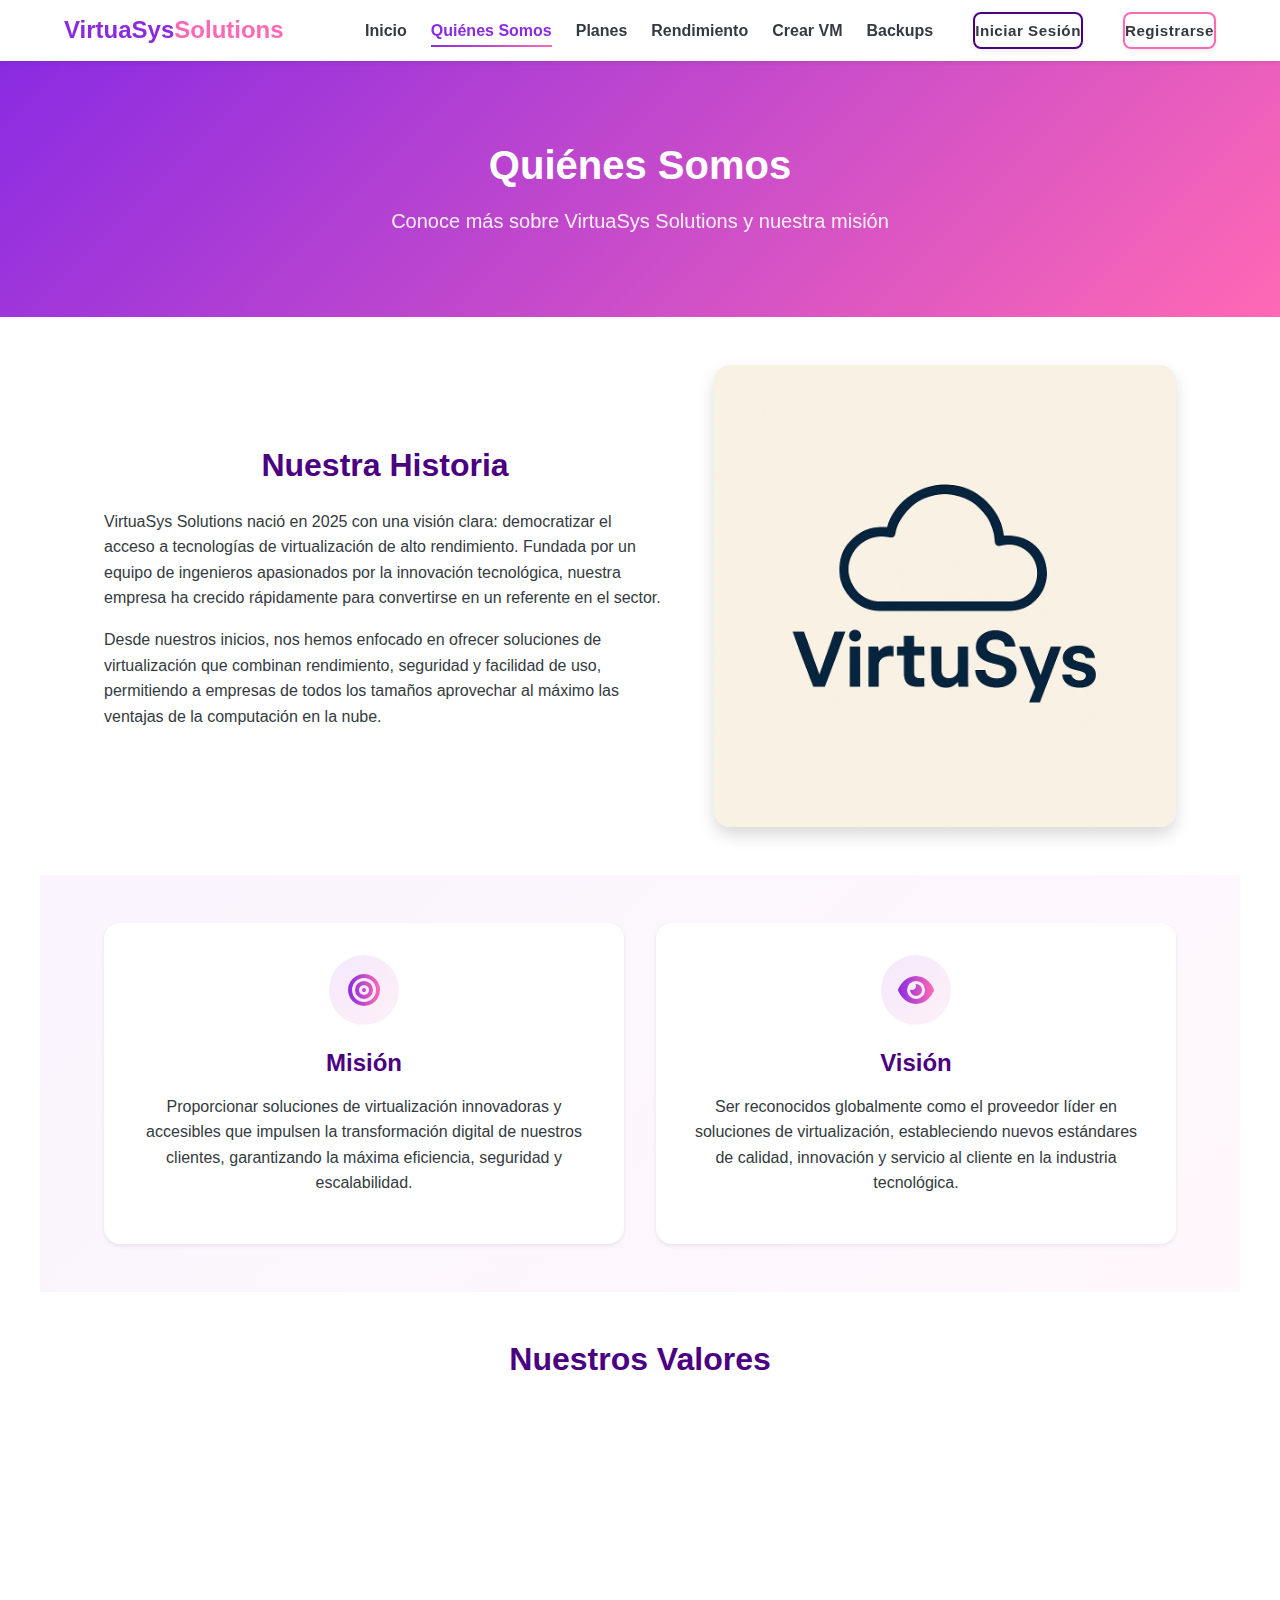
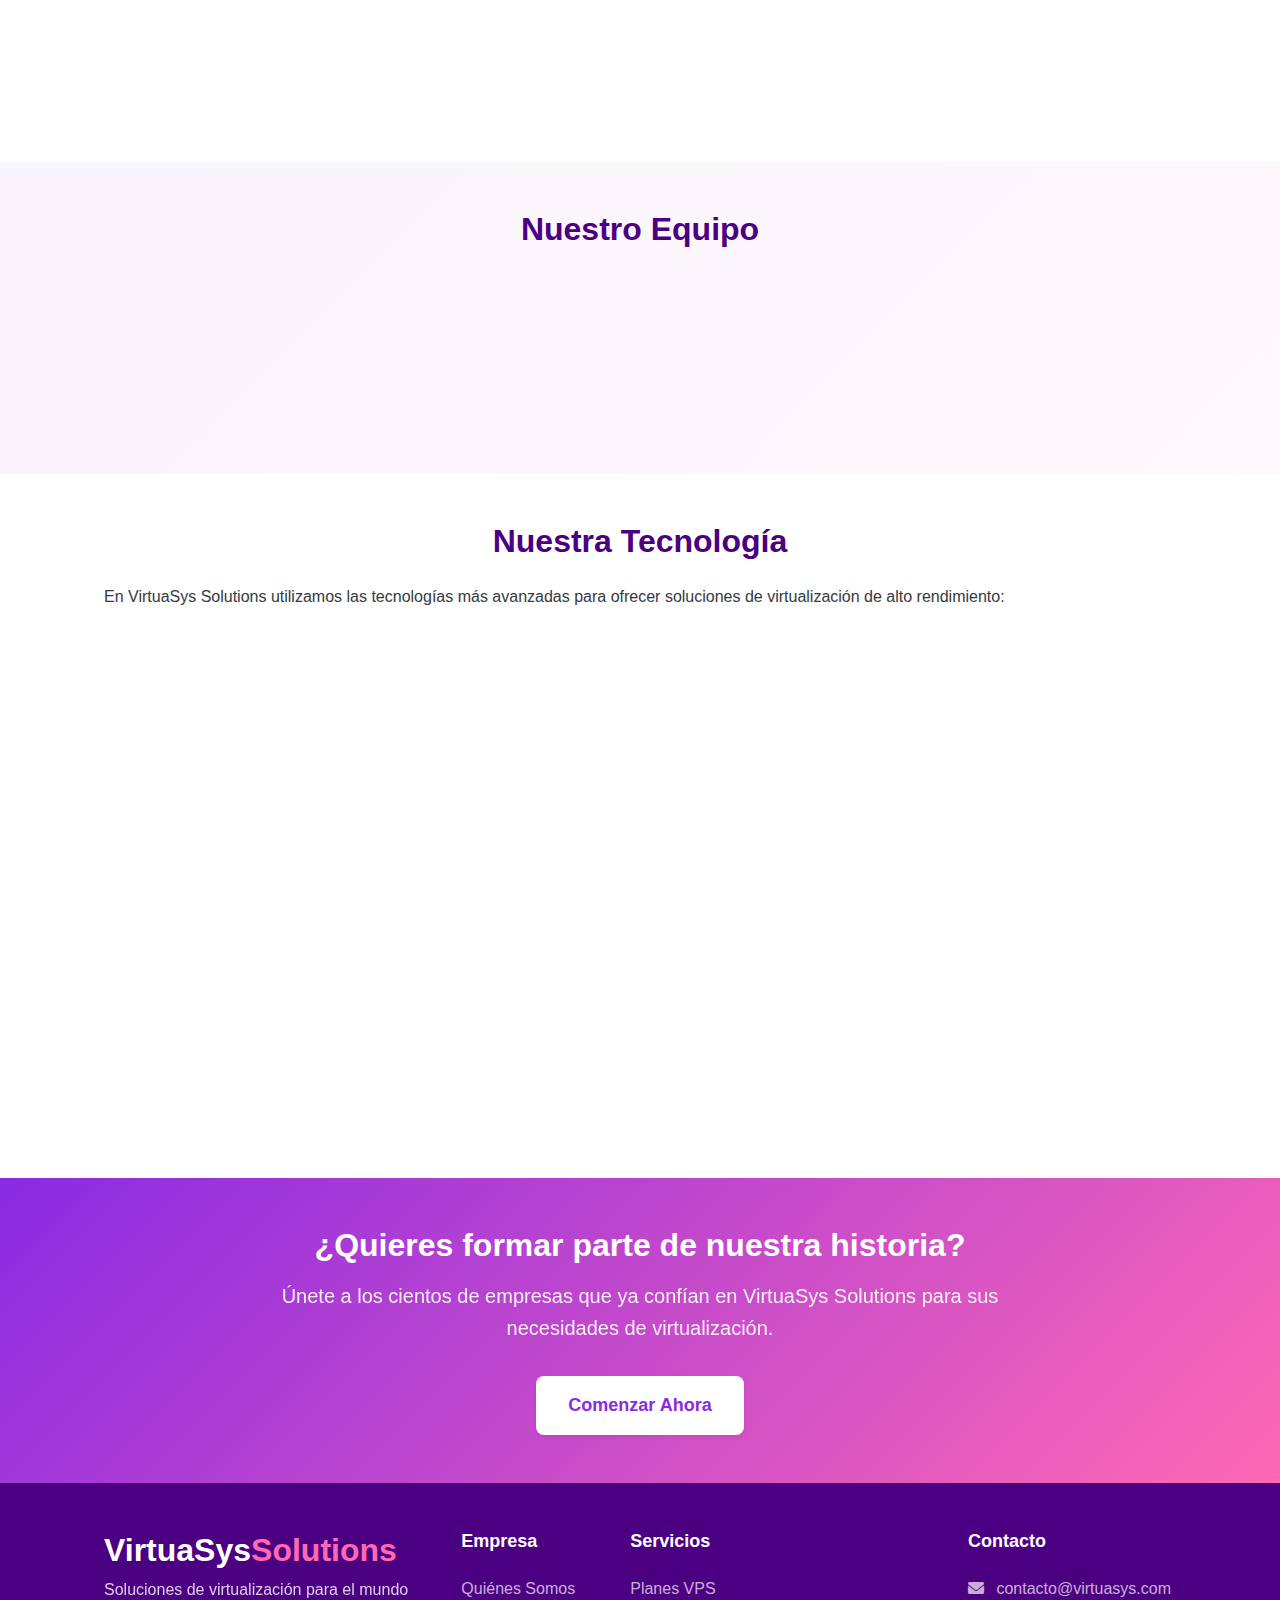
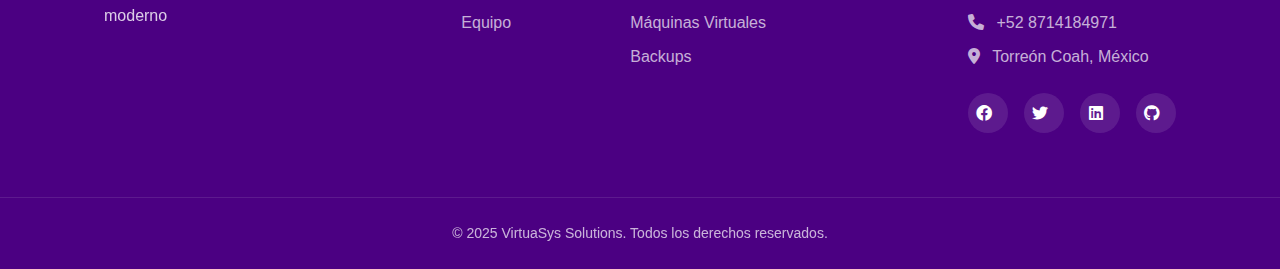
<file: VirtuaSys/quienes-somos.html>
<!DOCTYPE html>
<html lang="es">
<head>
    <meta charset="UTF-8">
    <meta name="viewport" content="width=device-width, initial-scale=1.0">
    <title>Quiénes Somos - VirtuaSys Solutions</title>
    <link rel="stylesheet" href="css/styles.css">
    <link rel="stylesheet" href="https://cdnjs.cloudflare.com/ajax/libs/font-awesome/6.0.0-beta3/css/all.min.css">
</head>
<body>
    <header>
        <nav>
            <div class="logo">
                <h1>VirtuaSys<span>Solutions</span></h1>
            </div>
            <div class="menu-toggle">
                <i class="fas fa-bars"></i>
            </div>
            <ul class="nav-menu">
                <li><a href="index.html">Inicio</a></li>
                <li><a href="quienes-somos.html" class="active">Quiénes Somos</a></li>
                <li><a href="planes.html">Planes</a></li>
                <li><a href="rendimiento.html">Rendimiento</a></li>
                <li><a href="crear-maquina.html">Crear VM</a></li>
                <li><a href="backups.html">Backups</a></li>
                <li><a href="login.html" class="btn-login">Iniciar Sesión</a></li>
                <li><a href="signup.html" class="btn-signup">Registrarse</a></li>
            </ul>
        </nav>
    </header>

    <main>
        <section class="page-header">
            <div class="page-header-content">
                <h1>Quiénes Somos</h1>
                <p>Conoce más sobre VirtuaSys Solutions y nuestra misión</p>
            </div>
        </section>

        <section class="about-intro">
            <div class="about-content">
                <h2>Nuestra Historia</h2>
                <p>VirtuaSys Solutions nació en 2025 con una visión clara: democratizar el acceso a tecnologías de virtualización de alto rendimiento. Fundada por un equipo de ingenieros apasionados por la innovación tecnológica, nuestra empresa ha crecido rápidamente para convertirse en un referente en el sector.</p>
                <p>Desde nuestros inicios, nos hemos enfocado en ofrecer soluciones de virtualización que combinan rendimiento, seguridad y facilidad de uso, permitiendo a empresas de todos los tamaños aprovechar al máximo las ventajas de la computación en la nube.</p>
            </div>
            <div class="about-image">
                <img src="img/logo.png" alt="Equipo VirtuaSys">
            </div>
        </section>

        <section class="mission-vision">
            <div class="mission">
                <div class="mission-icon">
                    <i class="fas fa-bullseye"></i>
                </div>
                <h3>Misión</h3>
                <p>Proporcionar soluciones de virtualización innovadoras y accesibles que impulsen la transformación digital de nuestros clientes, garantizando la máxima eficiencia, seguridad y escalabilidad.</p>
            </div>
            <div class="vision">
                <div class="vision-icon">
                    <i class="fas fa-eye"></i>
                </div>
                <h3>Visión</h3>
                <p>Ser reconocidos globalmente como el proveedor líder en soluciones de virtualización, estableciendo nuevos estándares de calidad, innovación y servicio al cliente en la industria tecnológica.</p>
            </div>
        </section>

        <section class="values">
            <h2>Nuestros Valores</h2>
            <div class="values-container">
                <div class="value-card">
                    <div class="value-icon">
                        <i class="fas fa-lightbulb"></i>
                    </div>
                    <h3>Innovación</h3>
                    <p>Buscamos constantemente nuevas formas de mejorar nuestras soluciones y anticiparnos a las necesidades del mercado.</p>
                </div>
                <div class="value-card">
                    <div class="value-icon">
                        <i class="fas fa-lock"></i>
                    </div>
                    <h3>Seguridad</h3>
                    <p>La protección de los datos y sistemas de nuestros clientes es nuestra máxima prioridad.</p>
                </div>
                
                <div class="value-card">
                    <div class="value-icon">
                        <i class="fas fa-chart-line"></i>
                    </div>
                    <h3>Excelencia</h3>
                    <p>Nos esforzamos por superar las expectativas en cada aspecto de nuestro servicio.</p>
                </div>
            </div>
        </section>

        <section class="team">
            <h2>Nuestro Equipo</h2>
            <div class="team-container">
                <div class="team-member">
                 
                    <h3>Martín Castañeda</h3>
                    <p>CEO & Co-Fundador</p>
                    <div class="member-social">
                        <a href="https://www.linkedin.com/in/martin-alexis-casta%C3%B1eda-barajas/"><i class="fab fa-linkedin"></i></a>
                    </div>
                </div>
                <div class="team-member">
                  
                    <h3>Isaac Burciaga</h3>
                    <p>CTO & Co-Fundador</p>
                    <div class="member-social">
                        <a href="https://www.linkedin.com/in/isaacburciaga/"><i class="fab fa-linkedin"></i></a>

                    </div>
                </div>
            </div>
        </section>

        <section class="technology">
            <h2>Nuestra Tecnología</h2>
            <div class="technology-content">
                <p>En VirtuaSys Solutions utilizamos las tecnologías más avanzadas para ofrecer soluciones de virtualización de alto rendimiento:</p>
                <div class="tech-list">
                    <div class="tech-item">
                        <div class="tech-icon">
                            <i class="fas fa-microchip"></i>
                        </div>
                        <div class="tech-info">
                            <h3>Hipervisores de Última Generación</h3>
                            <p>Implementamos VMware, Proxmox y KVM para garantizar el máximo rendimiento y compatibilidad.</p>
                        </div>
                    </div>
                    <div class="tech-item">
                        <div class="tech-icon">
                            <i class="fas fa-network-wired"></i>
                        </div>
                        <div class="tech-info">
                            <h3>Redes Definidas por Software (SDN)</h3>
                            <p>Nuestras redes virtualizadas ofrecen flexibilidad, seguridad y rendimiento superior.</p>
                        </div>
                    </div>
                    <div class="tech-item">
                        <div class="tech-icon">
                            <i class="fas fa-shield-alt"></i>
                        </div>
                        <div class="tech-info">
                            <h3>Seguridad Multicapa</h3>
                            <p>Implementamos cifrado AES-256, autenticación multifactor y firewalls avanzados.</p>
                        </div>
                    </div>
                    <div class="tech-item">
                        <div class="tech-icon">
                            <i class="fas fa-tachometer-alt"></i>
                        </div>
                        <div class="tech-info">
                            <h3>Monitoreo en Tiempo Real</h3>
                            <p>Utilizamos Zabbix y Prometheus para supervisar constantemente el rendimiento de nuestros sistemas.</p>
                        </div>
                    </div>
                </div>
            </div>
        </section>

        <section class="cta">
            <div class="cta-content">
                <h2>¿Quieres formar parte de nuestra historia?</h2>
                <p>Únete a los cientos de empresas que ya confían en VirtuaSys Solutions para sus necesidades de virtualización.</p>
                <a href="signup.html" class="btn-primary">Comenzar Ahora</a>
            </div>
        </section>
    </main>

     <footer>
        <div class="footer-container">
            <div class="footer-logo">
                <h2>VirtuaSys<span>Solutions</span></h2>
                <p>Soluciones de virtualización para el mundo moderno</p>
            </div>
            <div class="footer-links">
                <div class="footer-column">
                    <h3>Empresa</h3>
                    <ul>
                        <li><a href="quienes-somos.html">Quiénes Somos</a></li>
                        <li><a href="#">Equipo</a></li>

                    </ul>
                </div>
                <div class="footer-column">
                    <h3>Servicios</h3>
                    <ul>
                        <li><a href="planes.html">Planes VPS</a></li>
                        <li><a href="crear-maquina.html">Máquinas Virtuales</a></li>
                        <li><a href="backups.html">Backups</a></li>
                    </ul>
                </div>
                <div class="footer-column">
                </div>
                <div class="footer-column">
                    <h3>Contacto</h3>
                    <ul>
                        <li><a href="#"><i class="fas fa-envelope"></i> contacto@virtuasys.com</a></li>
                        <li><a href="#"><i class="fas fa-phone"></i> +52 8714184971</a></li>
                        <li><a href="#"><i class="fas fa-map-marker-alt"></i> Torreón Coah, México</a></li>
                    </ul>
                    <div class="social-icons">
                        <a href="#"><i class="fab fa-facebook"></i></a>
                        <a href="#"><i class="fab fa-twitter"></i></a>
                        <a href="#"><i class="fab fa-linkedin"></i></a>
                        <a href="#"><i class="fab fa-github"></i></a>
                    </div>
                </div>
            </div>
        </div>
        <div class="footer-bottom">
            <p>&copy; 2025 VirtuaSys Solutions. Todos los derechos reservados.</p>
        </div>
    </footer>

    <script src="js/data.js"></script>
    <script src="js/main.js"></script>
</body>
</html>
</file>
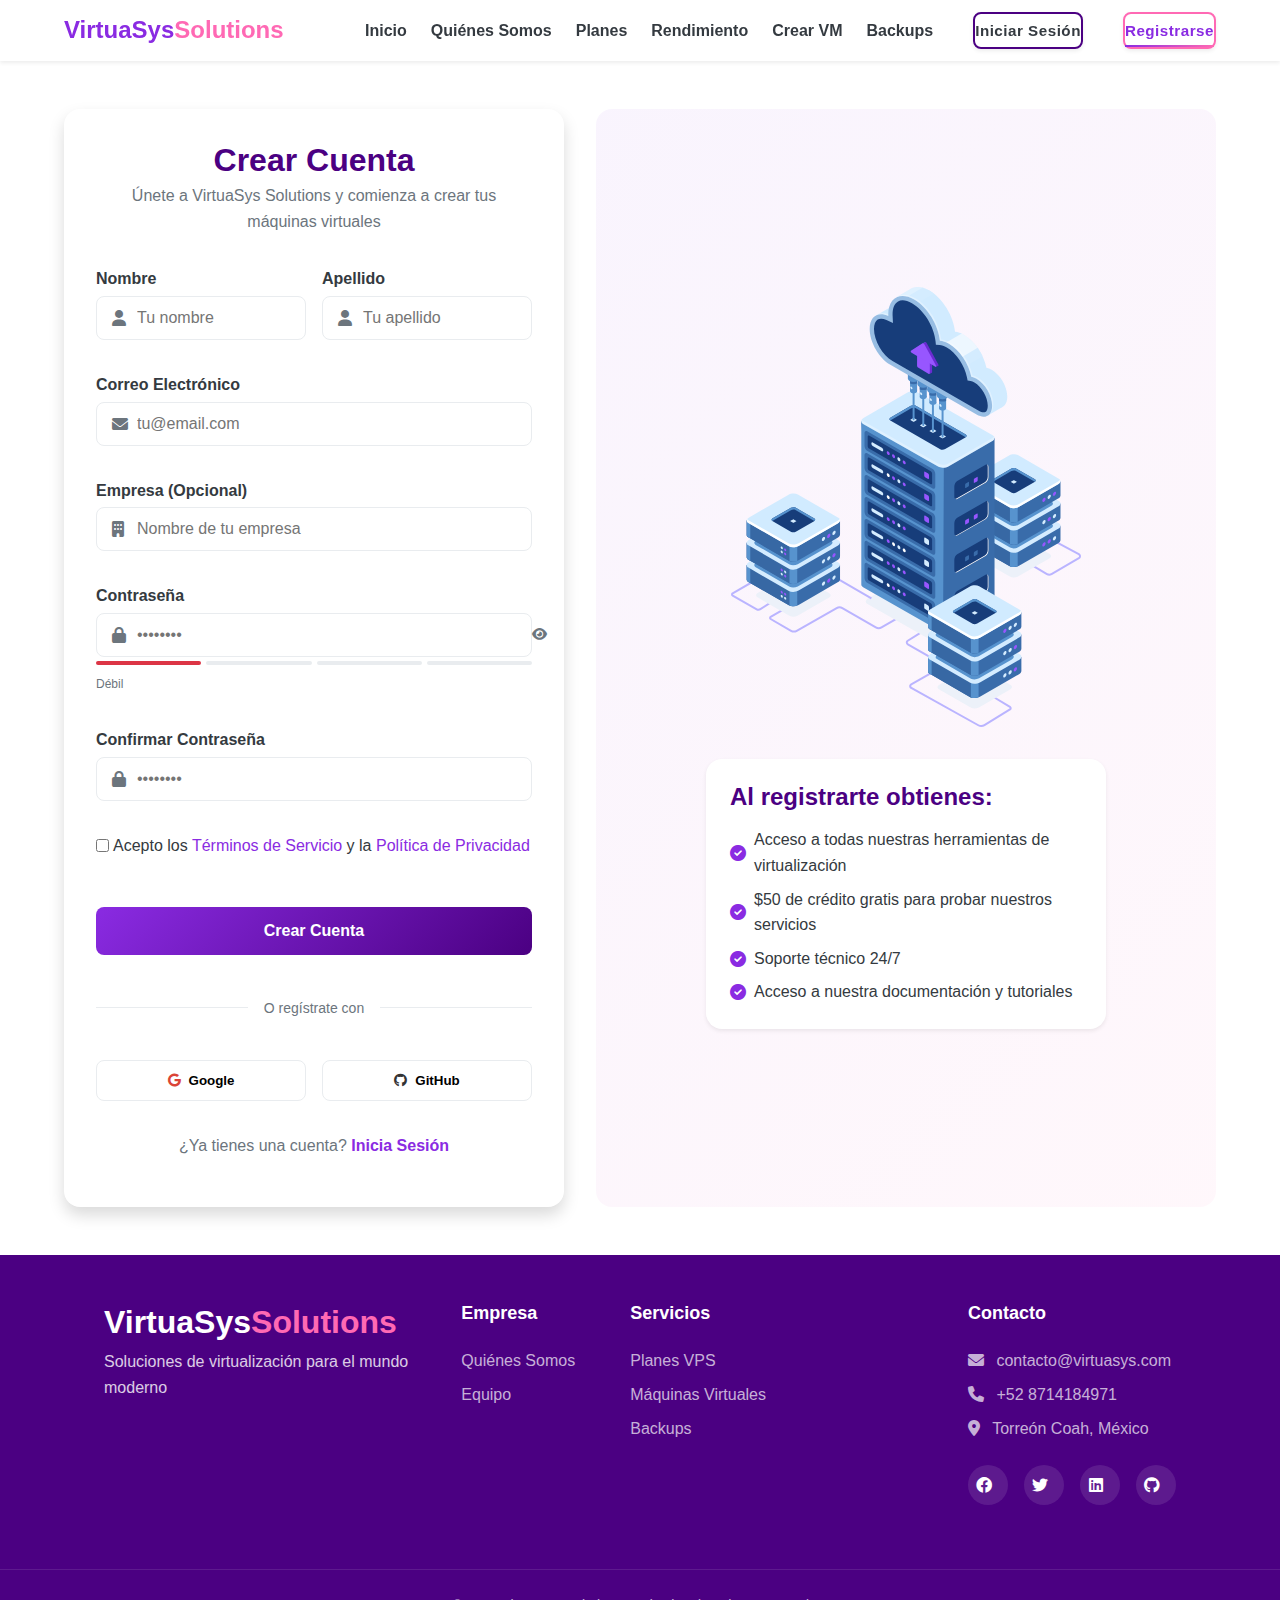
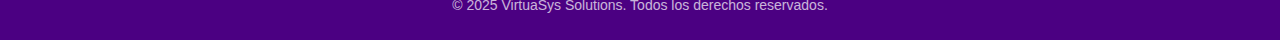
<file: VirtuaSys/signup.html>
<!DOCTYPE html>
<html lang="es">
<head>
    <meta charset="UTF-8">
    <meta name="viewport" content="width=device-width, initial-scale=1.0">
    <title>Registrarse - VirtuaSys Solutions</title>
    <link rel="stylesheet" href="css/styles.css">
    <link rel="stylesheet" href="https://cdnjs.cloudflare.com/ajax/libs/font-awesome/6.0.0-beta3/css/all.min.css">
</head>
<body>
    <header>
        <nav>
            <div class="logo">
                <h1>VirtuaSys<span>Solutions</span></h1>
            </div>
            <div class="menu-toggle">
                <i class="fas fa-bars"></i>
            </div>
            <ul class="nav-menu">
                <li><a href="index.html">Inicio</a></li>
                <li><a href="quienes-somos.html">Quiénes Somos</a></li>
                <li><a href="planes.html">Planes</a></li>
                <li><a href="rendimiento.html">Rendimiento</a></li>
                <li><a href="crear-maquina.html">Crear VM</a></li>
                <li><a href="backups.html">Backups</a></li>
                <li><a href="login.html" class="btn-login">Iniciar Sesión</a></li>
                <li><a href="signup.html" class="active btn-signup">Registrarse</a></li>
            </ul>
        </nav>
    </header>

    <main>
        <section class="auth-container">
            <div class="auth-card">
                <div class="auth-header">
                    <h2>Crear Cuenta</h2>
                    <p>Únete a VirtuaSys Solutions y comienza a crear tus máquinas virtuales</p>
                </div>
                <form id="signup-form" class="auth-form">
                    <div class="form-row">
                        <div class="form-group">
                            <label for="first-name">Nombre</label>
                            <div class="input-icon">
                                <i class="fas fa-user"></i>
                                <input type="text" id="first-name" name="first-name" placeholder="Tu nombre" required>
                            </div>
                        </div>
                        <div class="form-group">
                            <label for="last-name">Apellido</label>
                            <div class="input-icon">
                                <i class="fas fa-user"></i>
                                <input type="text" id="last-name" name="last-name" placeholder="Tu apellido" required>
                            </div>
                        </div>
                    </div>
                    <div class="form-group">
                        <label for="email">Correo Electrónico</label>
                        <div class="input-icon">
                            <i class="fas fa-envelope"></i>
                            <input type="email" id="email" name="email" placeholder="tu@email.com" required>
                        </div>
                    </div>
                    <div class="form-group">
                        <label for="company">Empresa (Opcional)</label>
                        <div class="input-icon">
                            <i class="fas fa-building"></i>
                            <input type="text" id="company" name="company" placeholder="Nombre de tu empresa">
                        </div>
                    </div>
                    <div class="form-group">
                        <label for="password">Contraseña</label>
                        <div class="input-icon">
                            <i class="fas fa-lock"></i>
                            <input type="password" id="password" name="password" placeholder="••••••••" required>
                            <button type="button" class="toggle-password">
                                <i class="fas fa-eye"></i>
                            </button>
                        </div>
                        <div class="password-strength">
                            <div class="strength-meter">
                                <div class="strength-segment"></div>
                                <div class="strength-segment"></div>
                                <div class="strength-segment"></div>
                                <div class="strength-segment"></div>
                            </div>
                            <span class="strength-text">Débil</span>
                        </div>
                    </div>
                    <div class="form-group">
                        <label for="confirm-password">Confirmar Contraseña</label>
                        <div class="input-icon">
                            <i class="fas fa-lock"></i>
                            <input type="password" id="confirm-password" name="confirm-password" placeholder="••••••••" required>
                        </div>
                    </div>
                    <div class="form-options">
                        <div class="terms-checkbox">
                            <input type="checkbox" id="terms" name="terms" required>
                            <label for="terms">Acepto los <a href="#">Términos de Servicio</a> y la <a href="#">Política de Privacidad</a></label>
                        </div>
                    </div>
                    <button type="submit" class="btn-auth">Crear Cuenta</button>
                    <div class="auth-divider">
                        <span>O regístrate con</span>
                    </div>
                    <div class="social-auth">
                        <button type="button" class="btn-social google">
                            <i class="fab fa-google"></i>
                            <span>Google</span>
                        </button>
                        <button type="button" class="btn-social github">
                            <i class="fab fa-github"></i>
                            <span>GitHub</span>
                        </button>
                    </div>
                </form>
                <div class="auth-footer">
                    <p>¿Ya tienes una cuenta? <a href="login.html">Inicia Sesión</a></p>
                </div>
            </div>
            <div class="auth-image">
                <img src="img/server.svg" alt="Ilustración de registro">
                <div class="auth-features">
                    <h3>Al registrarte obtienes:</h3>
                    <ul>
                        <li><i class="fas fa-check-circle"></i> Acceso a todas nuestras herramientas de virtualización</li>
                        <li><i class="fas fa-check-circle"></i> $50 de crédito gratis para probar nuestros servicios</li>
                        <li><i class="fas fa-check-circle"></i> Soporte técnico 24/7</li>
                        <li><i class="fas fa-check-circle"></i> Acceso a nuestra documentación y tutoriales</li>
                    </ul>
                </div>
            </div>
        </section>
    </main>

     <footer>
        <div class="footer-container">
            <div class="footer-logo">
                <h2>VirtuaSys<span>Solutions</span></h2>
                <p>Soluciones de virtualización para el mundo moderno</p>
            </div>
            <div class="footer-links">
                <div class="footer-column">
                    <h3>Empresa</h3>
                    <ul>
                        <li><a href="quienes-somos.html">Quiénes Somos</a></li>
                        <li><a href="#">Equipo</a></li>

                    </ul>
                </div>
                <div class="footer-column">
                    <h3>Servicios</h3>
                    <ul>
                        <li><a href="planes.html">Planes VPS</a></li>
                        <li><a href="crear-maquina.html">Máquinas Virtuales</a></li>
                        <li><a href="backups.html">Backups</a></li>
                    </ul>
                </div>
                <div class="footer-column">
                </div>
                <div class="footer-column">
                    <h3>Contacto</h3>
                    <ul>
                        <li><a href="#"><i class="fas fa-envelope"></i> contacto@virtuasys.com</a></li>
                        <li><a href="#"><i class="fas fa-phone"></i> +52 8714184971</a></li>
                        <li><a href="#"><i class="fas fa-map-marker-alt"></i> Torreón Coah, México</a></li>
                    </ul>
                    <div class="social-icons">
                        <a href="#"><i class="fab fa-facebook"></i></a>
                        <a href="#"><i class="fab fa-twitter"></i></a>
                        <a href="#"><i class="fab fa-linkedin"></i></a>
                        <a href="#"><i class="fab fa-github"></i></a>
                    </div>
                </div>
            </div>
        </div>
        <div class="footer-bottom">
            <p>&copy; 2025 VirtuaSys Solutions. Todos los derechos reservados.</p>
        </div>
    </footer>

    <script src="js/data.js"></script>
    <script src="js/main.js"></script>
    <script src="js/auth.js"></script>
</body>
</html>
</file>
<file: styles.css>
/* Variables */
:root {
  --gradient-primary: linear-gradient(135deg, #6a11cb 0%, #2575fc 100%);
  --gradient-secondary: linear-gradient(135deg, #f83600 0%, #f9d423 100%);
  --text-primary: #333;
  --text-secondary: #666;
  --bg-primary: #f9f9f9;
  --bg-card: #ffffff;
  --shadow: 0 10px 30px rgba(0, 0, 0, 0.1);
  --border-radius: 12px;
  --transition: all 0.3s ease;
}

/* Reset & Base Styles */
* {
  margin: 0;
  padding: 0;
  box-sizing: border-box;
}

body {
  font-family: "Segoe UI", Tahoma, Geneva, Verdana, sans-serif;
  background-color: var(--bg-primary);
  color: var(--text-primary);
  line-height: 1.6;
}

.container {
  max-width: 1200px;
  margin: 0 auto;
  padding: 2rem;
}

/* Header Styles */
header {
  margin-bottom: 3rem;
}

.profile-container {
  display: flex;
  align-items: center;
  gap: 2rem;
  padding: 2rem;
  background: var(--bg-card);
  border-radius: var(--border-radius);
  box-shadow: var(--shadow);
  animation: fadeIn 1s ease-in-out;
}

@media (max-width: 768px) {
  .profile-container {
    flex-direction: column;
    text-align: center;
  }
}

.profile-image {
  flex-shrink: 0;
}

.profile-image img {
  width: 150px;
  height: 150px;
  border-radius: 50%;
  object-fit: cover;
  border: 5px solid #fff;
  box-shadow: var(--shadow);
  transition: var(--transition);
}

.profile-image img:hover {
  transform: scale(1.05);
}

.profile-info h1 {
  font-size: 2.5rem;
  margin-bottom: 0.5rem;
  background: var(--gradient-primary);
  -webkit-background-clip: text;
  background-clip: text;
  color: transparent;
}

.subtitle {
  font-size: 1.2rem;
  color: var(--text-secondary);
  margin-bottom: 1rem;
}

.bio {
  margin-bottom: 1.5rem;
  font-size: 1.1rem;
}

.social-links {
  display: flex;
  gap: 1rem;
}

.social-links a {
  display: inline-flex;
  align-items: center;
  justify-content: center;
  width: 40px;
  height: 40px;
  border-radius: 50%;
  background: var(--gradient-primary);
  color: white;
  text-decoration: none;
  transition: var(--transition);
}

.social-links a:hover {
  transform: translateY(-3px);
  box-shadow: 0 5px 15px rgba(0, 0, 0, 0.2);
}

/* Projects Section */
.projects-section {
  margin-bottom: 3rem;
}

.projects-section h2 {
  font-size: 2rem;
  margin-bottom: 2rem;
  text-align: center;
  position: relative;
  padding-bottom: 0.5rem;
}

.projects-section h2::after {
  content: "";
  position: absolute;
  bottom: 0;
  left: 50%;
  transform: translateX(-50%);
  width: 100px;
  height: 4px;
  background: var(--gradient-primary);
  border-radius: 2px;
}

.projects-container {
  display: grid;
  grid-template-columns: repeat(auto-fill, minmax(300px, 1fr));
  gap: 2rem;
}

.project-card {
  background: var(--bg-card);
  border-radius: var(--border-radius);
  overflow: hidden;
  box-shadow: var(--shadow);
  transition: var(--transition);
  animation: fadeInUp 0.6s ease-out;
  animation-fill-mode: both;
}

.project-card:hover {
  transform: translateY(-10px);
  box-shadow: 0 15px 35px rgba(0, 0, 0, 0.15);
}

.project-card img {
  width: 100%;
  height: 180px;
  object-fit: cover;
}

.project-info {
  padding: 1.5rem;
}

.project-info h3 {
  font-size: 1.5rem;
  margin-bottom: 0.5rem;
}

.project-info p {
  color: var(--text-secondary);
  margin-bottom: 1.5rem;
}

.project-link {
  display: inline-block;
  padding: 0.6rem 1.2rem;
  background: var(--gradient-primary);
  color: white;
  text-decoration: none;
  border-radius: 30px;
  font-weight: 500;
  transition: var(--transition);
}

.project-link:hover {
  transform: translateY(-2px);
  box-shadow: 0 5px 15px rgba(0, 0, 0, 0.2);
}

/* Footer */
footer {
  text-align: center;
  padding: 2rem 0;
  color: var(--text-secondary);
}

/* Animations */
@keyframes fadeIn {
  from {
    opacity: 0;
  }
  to {
    opacity: 1;
  }
}

@keyframes fadeInUp {
  from {
    opacity: 0;
    transform: translateY(30px);
  }
  to {
    opacity: 1;
    transform: translateY(0);
  }
}

/* Generate animation delays for project cards */
.project-card:nth-child(1) {
  animation-delay: 0.1s;
}
.project-card:nth-child(2) {
  animation-delay: 0.2s;
}
.project-card:nth-child(3) {
  animation-delay: 0.3s;
}
.project-card:nth-child(4) {
  animation-delay: 0.4s;
}
.project-card:nth-child(5) {
  animation-delay: 0.5s;
}
.project-card:nth-child(6) {
  animation-delay: 0.6s;
}
</file>
<file: crucigrama/styles.css>
:root {
  --gradient-primary: linear-gradient(135deg, #6a11cb 0%, #2575fc 100%);
  --gradient-secondary: linear-gradient(135deg, #f093fb 0%, #f5576c 100%);
  --gradient-accent: linear-gradient(135deg, #43e97b 0%, #38f9d7 100%);
  --gradient-dark: linear-gradient(135deg, #434343 0%, #000000 100%);
  --gradient-light: linear-gradient(135deg, #e0c3fc 0%, #8ec5fc 100%);

  --color-primary: #6a11cb;
  --color-secondary: #f093fb;
  --color-accent: #43e97b;
  --color-dark: #1a1a2e;
  --color-light: #f5f5f5;
  --color-success: #4caf50;
  --color-error: #f44336;
  --color-warning: #ff9800;

  --shadow-sm: 0 2px 4px rgba(0, 0, 0, 0.1);
  --shadow-md: 0 4px 8px rgba(0, 0, 0, 0.12);
  --shadow-lg: 0 8px 16px rgba(0, 0, 0, 0.15);

  --border-radius-sm: 4px;
  --border-radius-md: 8px;
  --border-radius-lg: 16px;
  --border-radius-xl: 24px;
}

* {
  margin: 0;
  padding: 0;
  box-sizing: border-box;
  font-family: "Poppins", sans-serif;
}

body {
  background-color: var(--color-dark);
  color: var(--color-light);
  min-height: 100vh;
  overflow-x: hidden;
  position: relative;
}

/* Fondo optimizado */
.background {
  position: fixed;
  top: 0;
  left: 0;
  width: 100%;
  height: 100%;
  z-index: -1;
  background: linear-gradient(to bottom, #0f0c29, #302b63, #24243e);
  overflow: hidden;
}

.background::before {
  content: "";
  position: absolute;
  top: 0;
  left: 0;
  right: 0;
  bottom: 0;
  background-image: radial-gradient(2px 2px at 20px 30px, white, rgba(0, 0, 0, 0)),
    radial-gradient(2px 2px at 40px 70px, white, rgba(0, 0, 0, 0)),
    radial-gradient(2px 2px at 50px 160px, white, rgba(0, 0, 0, 0)),
    radial-gradient(2px 2px at 90px 40px, white, rgba(0, 0, 0, 0)),
    radial-gradient(2px 2px at 130px 80px, white, rgba(0, 0, 0, 0)),
    radial-gradient(2px 2px at 160px 120px, white, rgba(0, 0, 0, 0));
  background-repeat: repeat;
  background-size: 200px 200px;
  opacity: 0.3;
  will-change: opacity;
  animation: twinkle 5s infinite;
}

@keyframes twinkle {
  0%,
  100% {
    opacity: 0.3;
  }
  50% {
    opacity: 0.5;
  }
}

.container {
  max-width: 1400px;
  margin: 0 auto;
  padding: 20px;
  display: flex;
  flex-direction: column;
  min-height: 100vh;
}

header {
  text-align: center;
  margin-bottom: 30px;
  animation: fadeInDown 0.8s ease-out;
}

.title {
  font-size: 3rem;
  font-weight: 700;
  margin-bottom: 10px;
  background: var(--gradient-primary);
  -webkit-background-clip: text;
  background-clip: text;
  color: transparent;
  text-shadow: 0 2px 10px rgba(106, 17, 203, 0.3);
}

.subtitle {
  font-size: 1.2rem;
  color: rgba(255, 255, 255, 0.8);
  margin-bottom: 20px;
}

.game-container {
  display: flex;
  flex-direction: column;
  gap: 30px;
  flex: 1;
  margin-bottom: 30px;
  animation: fadeIn 0.8s ease-out;
}

@media (min-width: 992px) {
  .game-container {
    flex-direction: row;
  }
}

.crossword-wrapper {
  flex: 2;
  display: flex;
  justify-content: center;
  align-items: flex-start;
}

.crossword-grid {
  display: grid;
  gap: 1px;
  background-color: #333;
  border-radius: var(--border-radius-md);
  overflow: hidden;
  box-shadow: var(--shadow-lg);
  margin: 0 auto;
  max-width: 100%;
  will-change: transform;
}

.sidebar {
  flex: 1;
  display: flex;
  flex-direction: column;
  gap: 20px;
}

.clues-container {
  background: rgba(255, 255, 255, 0.05);
  border-radius: var(--border-radius-lg);
  padding: 20px;
  box-shadow: var(--shadow-md);
  backdrop-filter: blur(10px);
  flex: 1;
  overflow-y: auto;
  max-height: 60vh;
}

.cell {
  width: 45px;
  height: 45px;
  display: flex;
  align-items: center;
  justify-content: center;
  position: relative;
  background: var(--gradient-light);
  transition: transform 0.2s ease, box-shadow 0.2s ease, background 0.3s ease;
  cursor: pointer;
  user-select: none;
  will-change: transform, background;
}

.cell.black {
  background: var(--gradient-dark);
  pointer-events: none;
}

.cell.selected {
  transform: scale(1.05);
  box-shadow: 0 0 15px rgba(106, 17, 203, 0.7);
  z-index: 10;
}

.cell.highlighted {
  background: var(--gradient-secondary);
}

.cell.correct {
  background: var(--gradient-accent);
}

.cell.error {
  background: linear-gradient(135deg, #ff416c 0%, #ff4b2b 100%);
  animation: shake 0.5s;
}

.cell.hint {
  animation: pulse 1.5s;
}

.cell-number {
  position: absolute;
  top: 2px;
  left: 2px;
  font-size: 10px;
  font-weight: bold;
  color: #333;
}

.cell-input {
  width: 100%;
  height: 100%;
  border: none;
  background: transparent;
  text-align: center;
  font-size: 22px;
  font-weight: 600;
  text-transform: uppercase;
  color: var(--color-dark);
  outline: none;
}

.clues-section h2 {
  font-size: 1.5rem;
  margin-bottom: 15px;
  background: var(--gradient-secondary);
  -webkit-background-clip: text;
  background-clip: text;
  color: transparent;
}

.clues-list {
  list-style: none;
  margin-bottom: 20px;
}

.clue-item {
  padding: 10px;
  margin-bottom: 8px;
  border-radius: var(--border-radius-sm);
  background: rgba(255, 255, 255, 0.05);
  cursor: pointer;
  transition: all 0.3s ease;
}

.clue-item:hover {
  background: rgba(255, 255, 255, 0.1);
  transform: translateX(5px);
}

.clue-item.active {
  background: rgba(106, 17, 203, 0.3);
  border-left: 3px solid var(--color-primary);
}

.clue-item.solved {
  text-decoration: line-through;
  opacity: 0.7;
}

.controls {
  display: grid;
  grid-template-columns: repeat(2, 1fr);
  gap: 15px;
  padding: 20px;
  background: rgba(255, 255, 255, 0.05);
  border-radius: var(--border-radius-lg);
  box-shadow: var(--shadow-md);
  backdrop-filter: blur(10px);
}

.btn {
  padding: 12px;
  border: none;
  border-radius: var(--border-radius-md);
  font-weight: 600;
  font-size: 1rem;
  cursor: pointer;
  transition: all 0.3s ease;
  box-shadow: var(--shadow-md);
  text-transform: uppercase;
  letter-spacing: 1px;
  position: relative;
  overflow: hidden;
}

.btn:hover {
  transform: translateY(-2px);
  box-shadow: var(--shadow-lg);
}

.btn:active {
  transform: translateY(1px);
  box-shadow: var(--shadow-sm);
}

.btn-check {
  background: var(--gradient-primary);
  color: white;
  grid-column: 1;
}

.btn-hint {
  background: var(--gradient-secondary);
  color: white;
  grid-column: 2;
}

.btn-reset {
  background: var(--gradient-dark);
  color: white;
  grid-column: 1 / span 2;
}

.btn-modal {
  background: var(--gradient-accent);
  color: var(--color-dark);
  width: 100%;
  margin-top: 20px;
}

.timer {
  display: flex;
  align-items: center;
  justify-content: center;
  gap: 10px;
  padding: 12px;
  background: rgba(255, 255, 255, 0.1);
  border-radius: var(--border-radius-md);
  font-size: 1.2rem;
  font-weight: 600;
  box-shadow: var(--shadow-md);
  grid-column: 1 / span 2;
}

.timer-icon {
  font-size: 1.5rem;
}

.message {
  text-align: center;
  padding: 15px;
  border-radius: var(--border-radius-md);
  margin: 20px auto;
  max-width: 600px;
  opacity: 0;
  transform: translateY(20px);
  transition: all 0.5s ease;
}

.message.show {
  opacity: 1;
  transform: translateY(0);
}

.message.success {
  background: rgba(76, 175, 80, 0.2);
  color: #4caf50;
}

.message.error {
  background: rgba(244, 67, 54, 0.2);
  color: #f44336;
}

.message.warning {
  background: rgba(255, 152, 0, 0.2);
  color: #ff9800;
}

.modal {
  display: none;
  position: fixed;
  top: 0;
  left: 0;
  width: 100%;
  height: 100%;
  background-color: rgba(0, 0, 0, 0.7);
  z-index: 100;
  justify-content: center;
  align-items: center;
  backdrop-filter: blur(5px);
}

.modal.show {
  display: flex;
  animation: fadeIn 0.5s ease-out;
}

.modal-content {
  background: var(--gradient-light);
  color: var(--color-dark);
  padding: 30px;
  border-radius: var(--border-radius-lg);
  text-align: center;
  max-width: 500px;
  width: 90%;
  box-shadow: var(--shadow-lg);
  animation: scaleIn 0.5s ease-out;
}

.modal-header {
  display: flex;
  flex-direction: column;
  align-items: center;
  margin-bottom: 20px;
}

.modal-trophy {
  font-size: 4rem;
  margin: 15px 0;
  animation: bounce 1s infinite;
}

.modal-content h2 {
  color: var(--color-primary);
  font-size: 2rem;
}

.modal-content p {
  margin-bottom: 20px;
  font-size: 1.1rem;
}

.confetti-container {
  position: fixed;
  top: 0;
  left: 0;
  width: 100%;
  height: 100%;
  pointer-events: none;
  z-index: 99;
}

/* Animaciones optimizadas */
@keyframes fadeIn {
  from {
    opacity: 0;
  }
  to {
    opacity: 1;
  }
}

@keyframes fadeInDown {
  from {
    opacity: 0;
    transform: translateY(-30px);
  }
  to {
    opacity: 1;
    transform: translateY(0);
  }
}

@keyframes scaleIn {
  from {
    opacity: 0;
    transform: scale(0.8);
  }
  to {
    opacity: 1;
    transform: scale(1);
  }
}

@keyframes pulse {
  0% {
    transform: scale(1);
  }
  50% {
    transform: scale(1.05);
  }
  100% {
    transform: scale(1);
  }
}

@keyframes shake {
  0%,
  100% {
    transform: translateX(0);
  }
  10%,
  30%,
  50%,
  70%,
  90% {
    transform: translateX(-5px);
  }
  20%,
  40%,
  60%,
  80% {
    transform: translateX(5px);
  }
}

@keyframes bounce {
  0%,
  100% {
    transform: translateY(0);
  }
  50% {
    transform: translateY(-15px);
  }
}

/* Responsive */
@media (max-width: 992px) {
  .crossword-grid {
    margin: 0 auto;
  }

  .controls {
    grid-template-columns: 1fr 1fr;
  }
}

@media (max-width: 768px) {
  .title {
    font-size: 2.5rem;
  }

  .cell {
    width: 40px;
    height: 40px;
  }

  .cell-input {
    font-size: 18px;
  }
}

@media (max-width: 480px) {
  .title {
    font-size: 2rem;
  }

  .cell {
    width: 35px;
    height: 35px;
  }

  .cell-input {
    font-size: 16px;
  }

  .controls {
    grid-template-columns: 1fr;
  }

  .btn {
    grid-column: 1 !important;
  }
}
</file>
<file: problems/styles.css>
:root {
  --primary-color: #0a84ff;
  --secondary-color: #30d158;
  --background-color: #f5f5f7;
  --card-color: #ffffff;
  --text-color: #1d1d1f;
  --border-color: #d2d2d7;
  --hover-color: #f0f0f0;
  --cpp-color: #f34b7d;
  --java-color: #b07219;
}

* {
  margin: 0;
  padding: 0;
  box-sizing: border-box;
}

body {
  font-family: -apple-system, BlinkMacSystemFont, "Segoe UI", Roboto, Oxygen, Ubuntu, Cantarell, "Open Sans",
    "Helvetica Neue", sans-serif;
  background-color: var(--background-color);
  color: var(--text-color);
  line-height: 1.6;
}

.container {
  max-width: 1200px;
  margin: 0 auto;
  padding: 20px;
}

header {
  display: flex;
  justify-content: space-between;
  align-items: center;
  margin-bottom: 20px;
  padding-bottom: 20px;
  border-bottom: 1px solid var(--border-color);
}

h1,
h2 {
  color: var(--text-color);
}

.filters {
  display: flex;
  gap: 10px;
}

.filter-btn {
  background-color: var(--card-color);
  border: 1px solid var(--border-color);
  border-radius: 20px;
  padding: 8px 16px;
  cursor: pointer;
  font-size: 14px;
  transition: all 0.2s ease;
}

.filter-btn:hover {
  background-color: var(--hover-color);
}

.filter-btn.active {
  background-color: var(--primary-color);
  color: white;
  border-color: var(--primary-color);
}

main {
  display: grid;
  grid-template-columns: 1fr 2fr;
  gap: 20px;
  height: calc(100vh - 120px);
}

.problems-list,
.code-viewer {
  background-color: var(--card-color);
  border-radius: 10px;
  box-shadow: 0 2px 10px rgba(0, 0, 0, 0.05);
  padding: 20px;
  overflow: hidden;
  display: flex;
  flex-direction: column;
}

.problems-list h2,
.code-viewer h2 {
  margin-bottom: 15px;
}

#problems-container {
  overflow-y: auto;
  flex-grow: 1;
}

.problem-item {
  padding: 12px 15px;
  border-radius: 8px;
  margin-bottom: 8px;
  cursor: pointer;
  transition: background-color 0.2s ease;
  display: flex;
  justify-content: space-between;
  align-items: center;
}

.problem-item:hover {
  background-color: var(--hover-color);
}

.problem-item.active {
  background-color: rgba(10, 132, 255, 0.1);
  border-left: 3px solid var(--primary-color);
}

.language-badge {
  font-size: 12px;
  padding: 3px 8px;
  border-radius: 12px;
  font-weight: 600;
}

.language-badge.cpp {
  background-color: rgba(243, 75, 125, 0.1);
  color: var(--cpp-color);
}

.language-badge.java {
  background-color: rgba(176, 114, 25, 0.1);
  color: var(--java-color);
}

.code-header {
  display: flex;
  justify-content: space-between;
  align-items: center;
  margin-bottom: 15px;
  padding-bottom: 15px;
  border-bottom: 1px solid var(--border-color);
}

#code-display {
  background-color: #282c34;
  color: #abb2bf;
  padding: 15px;
  border-radius: 8px;
  overflow-y: auto;
  flex-grow: 1;
  font-family: "Courier New", Courier, monospace;
  white-space: pre-wrap;
  line-height: 1.5;
}

.loading {
  text-align: center;
  padding: 20px;
  color: #888;
}

/* Responsive design */
@media (max-width: 768px) {
  header {
    flex-direction: column;
    align-items: flex-start;
  }

  .filters {
    margin-top: 15px;
  }

  main {
    grid-template-columns: 1fr;
    height: auto;
  }

  .problems-list,
  .code-viewer {
    height: 50vh;
  }
}
</file>
<file: VirtuaSys/css/styles.css>
/* ===== VARIABLES ===== */
:root {
  /* Colores principales */
  --primary-color: #8a2be2; /* Morado */
  --secondary-color: #ff69b4; /* Rosa */
  --accent-color: #e0b0ff; /* Lavanda */
  --dark-purple: #4b0082; /* Morado oscuro */
  --light-purple: #9370db; /* Morado claro */
  --pink-light: #ffb6c1; /* Rosa claro */
  --pink-dark: #da70d6; /* Rosa oscuro */
  
  /* Colores neutros */
  --white: #ffffff;
  --light-gray: #f8f9fa;
  --medium-gray: #e9ecef;
  --gray: #6c757d;
  --dark-gray: #343a40;
  --black: #212529;
  
  /* Colores de estado */
  --success: #28a745;
  --warning: #ffc107;
  --danger: #dc3545;
  --info: #17a2b8;
  
  /* Tipografía */
  --font-primary: 'Segoe UI', Roboto, 'Helvetica Neue', Arial, sans-serif;
  --font-secondary: 'Poppins', 'Segoe UI', Roboto, sans-serif;
  
  /* Espaciado */
  --spacing-xs: 0.25rem;
  --spacing-sm: 0.5rem;
  --spacing-md: 1rem;
  --spacing-lg: 1.5rem;
  --spacing-xl: 2rem;
  --spacing-xxl: 3rem;
  
  /* Bordes */
  --border-radius-sm: 0.25rem;
  --border-radius-md: 0.5rem;
  --border-radius-lg: 1rem;
  --border-radius-xl: 2rem;
  
  /* Sombras */
  --shadow-sm: 0 0.125rem 0.25rem rgba(0, 0, 0, 0.075);
  --shadow-md: 0 0.5rem 1rem rgba(0, 0, 0, 0.15);
  --shadow-lg: 0 1rem 3rem rgba(0, 0, 0, 0.175);
  
  /* Transiciones */
  --transition-fast: 0.2s ease;
  --transition-normal: 0.3s ease;
  --transition-slow: 0.5s ease;
}

/* ===== RESET Y ESTILOS GENERALES ===== */
*, *::before, *::after {
  box-sizing: border-box;
  margin: 0;
  padding: 0;
}

html {
  font-size: 16px;
  scroll-behavior: smooth;
}

body {
  font-family: var(--font-primary);
  line-height: 1.6;
  color: var(--dark-gray);
  background-color: var(--white);
  overflow-x: hidden;
}

h1, h2, h3, h4, h5, h6 {
  font-family: var(--font-secondary);
  font-weight: 700;
  line-height: 1.2;
  margin-bottom: var(--spacing-md);
  color: var(--dark-purple);
}

h1 {
  font-size: 2.5rem;
}

h2 {
  font-size: 2rem;
  margin-bottom: var(--spacing-lg);
  text-align: center;
}

h3 {
  font-size: 1.5rem;
}

p {
  margin-bottom: var(--spacing-md);
}

a {
  color: var(--primary-color);
  text-decoration: none;
  transition: color var(--transition-fast);
}

a:hover {
  color: var(--secondary-color);
}

ul {
  list-style: none;
}

img {
  max-width: 100%;
  height: auto;
}

section {
  padding: var(--spacing-xxl) 0;
}

.container {
  width: 100%;
  max-width: 1200px;
  margin: 0 auto;
  padding: 0 var(--spacing-lg);
}

.navbar .btn-login,
.navbar .btn-signup {
  padding: 0.5rem 1rem;
  font-weight: 600;
  border-radius: 0.5rem;
  background-color: white;
  color: #4a007d; /* tono púrpura oscuro */
  border: 1px solid #e0e0e0;
  transition: all 0.3s ease;
}

.navbar .btn-login:hover,
.navbar .btn-signup:hover {
  background-color: #f3f3f3;
  transform: translateY(-2px);
  box-shadow: 0 4px 8px rgba(0, 0, 0, 0.1);
  color: #2c005a;
}

/* ===== BOTONES ===== */
.btn-primary, .btn-secondary, .btn-text, .btn-plan, .btn-auth {
  display: inline-block;
  font-weight: 600;
  text-align: center;
  white-space: nowrap;
  vertical-align: middle;
  cursor: pointer;
  padding: 0.75rem 1.5rem;
  font-size: 1rem;
  line-height: 1.5;
  border-radius: var(--border-radius-md);
  transition: all var(--transition-normal);
  border: none;
}

.btn-primary {
  background: linear-gradient(135deg, var(--primary-color), var(--dark-purple));
  color: var(--white);
  box-shadow: var(--shadow-sm);
}

.btn-primary:hover {
  background: linear-gradient(135deg, var(--dark-purple), var(--primary-color));
  transform: translateY(-2px);
  box-shadow: var(--shadow-md);
  color: var(--white);
}

.btn-secondary {
  background: linear-gradient(135deg, var(--secondary-color), var(--pink-dark));
  color: var(--white);
  box-shadow: var(--shadow-sm);
}

.btn-secondary:hover {
  background: linear-gradient(135deg, var(--pink-dark), var(--secondary-color));
  transform: translateY(-2px);
  box-shadow: var(--shadow-md);
  color: var(--white);
}

.btn-text {
  background: transparent;
  color: var(--primary-color);
  padding: 0.5rem 1rem;
}

.btn-text:hover {
  color: var(--secondary-color);
  background-color: rgba(138, 43, 226, 0.05);
}

.btn-plan {
  display: block;
  width: 100%;
  background: linear-gradient(135deg, var(--primary-color), var(--dark-purple));
  color: var(--white);
  padding: 0.75rem;
  border-radius: var(--border-radius-md);
  font-weight: 600;
  text-align: center;
  transition: all var(--transition-normal);
}

.btn-plan:hover {
  background: linear-gradient(135deg, var(--dark-purple), var(--primary-color));
  transform: translateY(-2px);
  box-shadow: var(--shadow-md);
  color: var(--white);
}

.btn-auth {
  width: 100%;
  background: linear-gradient(135deg, var(--primary-color), var(--dark-purple));
  color: var(--white);
  margin-top: var(--spacing-md);
}

.btn-auth:hover {
  background: linear-gradient(135deg, var(--dark-purple), var(--primary-color));
  transform: translateY(-2px);
  box-shadow: var(--shadow-md);
  color: var(--white);
}

.btn-social {
  display: flex;
  align-items: center;
  justify-content: center;
  width: 100%;
  padding: 0.75rem;
  border-radius: var(--border-radius-md);
  font-weight: 600;
  background-color: var(--white);
  border: 1px solid var(--medium-gray);
  transition: all var(--transition-normal);
  cursor: pointer;
}

.btn-social:hover {
  background-color: var(--light-gray);
  transform: translateY(-2px);
}

.btn-social i {
  margin-right: 0.5rem;
}

.btn-social.google i {
  color: #DB4437;
}

.btn-social.github i {
  color: #333;
}
/* ===== HEADER Y NAVEGACIÓN ===== */
header {
  position: sticky;
  top: 0;
  z-index: 1000;
  background-color: rgba(255, 255, 255, 0.95);
  box-shadow: var(--shadow-sm);
  backdrop-filter: blur(10px);
}

nav {
  display: flex;
  justify-content: space-between;
  align-items: center;
  padding: 1rem 5%;
  max-width: 1400px;
  margin: 0 auto;
}

.logo h1 {
  font-size: 1.5rem;
  margin-bottom: 0;
  color: var(--primary-color);
  font-weight: 800;
}

.logo span {
  color: var(--secondary-color);
}

.nav-menu {
  display: flex;
  align-items: center;
}

.nav-menu li {
  margin-left: var(--spacing-lg);
}

.nav-menu a {
  color: var(--dark-gray);
  font-weight: 600;
  position: relative;
  padding: 0.5rem 0;
}

.nav-menu a:hover, .nav-menu a.active {
  color: var(--primary-color);
}

.nav-menu a::after {
  content: '';
  position: absolute;
  width: 0;
  height: 2px;
  bottom: 0;
  left: 0;
  background: linear-gradient(to right, var(--primary-color), var(--secondary-color));
  transition: width var(--transition-normal);
}

.nav-menu a:hover::after, .nav-menu a.active::after {
  width: 100%;
}

.btn-login,
.btn-signup {
  padding: 0.6rem 1.5rem;
  border-radius: var(--border-radius-md);
  font-weight: 700;
  font-size: 0.95rem;
  letter-spacing: 0.5px;
  transition: all var(--transition-normal);
  box-shadow: var(--shadow-sm);
  margin-left: var(--spacing-md);
  text-align: center;
  background: var(--white);
}

.btn-login {
  color: var(--dark-purple);
  border: 2px solid var(--dark-purple);
}

.btn-login:hover {
  background: rgba(75, 0, 130, 0.1);
  transform: translateY(-2px);
  box-shadow: var(--shadow-md);
  color: var(--dark-purple);
}

.btn-signup {
  color: var(--secondary-color);
  border: 2px solid var(--secondary-color);
}

.btn-signup:hover {
  background: rgba(255, 105, 180, 0.1);
  transform: translateY(-2px);
  box-shadow: var(--shadow-md);
  color: var(--secondary-color);
}

.menu-toggle {
  display: none;
  font-size: 1.5rem;
  cursor: pointer;
  color: var(--primary-color);
}

/* ===== HERO SECTION ===== */
.hero {
  display: flex;
  align-items: center;
  padding: 5rem 5%;
  background: linear-gradient(135deg, rgba(138, 43, 226, 0.05), rgba(255, 105, 180, 0.05));
  overflow: hidden;
  position: relative;
}

.hero::before {
  content: '';
  position: absolute;
  top: -50%;
  right: -50%;
  width: 100%;
  height: 200%;
  background: radial-gradient(circle, rgba(224, 176, 255, 0.3) 0%, rgba(255, 255, 255, 0) 70%);
  z-index: 0;
}

.hero-content {
  flex: 1;
  max-width: 600px;
  z-index: 1;
}

.hero-content h1 {
  font-size: 3rem;
  margin-bottom: var(--spacing-lg);
  background: linear-gradient(to right, var(--primary-color), var(--secondary-color));
  -webkit-background-clip: text;
  -webkit-text-fill-color: transparent;
  background-clip: text;
  color: transparent;
}

.hero-content p {
  font-size: 1.25rem;
  margin-bottom: var(--spacing-xl);
  color: var(--dark-gray);
}

.hero-buttons {
  display: flex;
  gap: var(--spacing-md);
}

.hero-image {
  flex: 1;
  display: flex;
  justify-content: flex-end;
  z-index: 1;
}

.hero-image img {
  max-width: 100%;
  animation: float 6s ease-in-out infinite;
}

@keyframes float {
  0% {
    transform: translateY(0px);
  }
  50% {
    transform: translateY(-20px);
  }
  100% {
    transform: translateY(0px);
  }
}

/* ===== FEATURES SECTION ===== */
.features {
  padding: var(--spacing-xxl) 5%;
  background-color: var(--white);
}

.features h2 {
  text-align: center;
  margin-bottom: var(--spacing-xl);
}

.features-container {
  display: grid;
  grid-template-columns: repeat(auto-fit, minmax(250px, 1fr));
  gap: var(--spacing-xl);
  max-width: 1200px;
  margin: 0 auto;
}

.feature-card {
  background: var(--white);
  border-radius: var(--border-radius-lg);
  padding: var(--spacing-xl);
  box-shadow: var(--shadow-sm);
  transition: transform var(--transition-normal), box-shadow var(--transition-normal);
  text-align: center;
  position: relative;
  overflow: hidden;
}

.feature-card::before {
  content: '';
  position: absolute;
  top: 0;
  left: 0;
  width: 100%;
  height: 5px;
  background: linear-gradient(to right, var(--primary-color), var(--secondary-color));
}

.feature-card:hover {
  transform: translateY(-10px);
  box-shadow: var(--shadow-md);
}

.feature-icon {
  width: 70px;
  height: 70px;
  border-radius: 50%;
  background: linear-gradient(135deg, rgba(138, 43, 226, 0.1), rgba(255, 105, 180, 0.1));
  display: flex;
  align-items: center;
  justify-content: center;
  margin: 0 auto var(--spacing-lg);
}

.feature-icon i {
  font-size: 2rem;
  background: linear-gradient(to right, var(--primary-color), var(--secondary-color));
  -webkit-background-clip: text;
  -webkit-text-fill-color: transparent;
  background-clip: text;
}

.feature-card h3 {
  margin-bottom: var(--spacing-md);
  font-size: 1.25rem;
}

.feature-card p {
  color: var(--gray);
  margin-bottom: 0;
}

/* ===== PLANS PREVIEW SECTION ===== */
.plans-preview {
  padding: var(--spacing-xxl) 5%;
  background: linear-gradient(135deg, rgba(138, 43, 226, 0.05), rgba(255, 105, 180, 0.05));
}

.plans-container {
  display: grid;
  grid-template-columns: repeat(auto-fit, minmax(280px, 1fr));
  gap: var(--spacing-xl);
  max-width: 1200px;
  margin: 0 auto;
}

.plan-card {
  background: var(--white);
  border-radius: var(--border-radius-lg);
  overflow: hidden;
  box-shadow: var(--shadow-sm);
  transition: transform var(--transition-normal), box-shadow var(--transition-normal);
  position: relative;
}

.plan-card:hover {
  transform: translateY(-10px);
  box-shadow: var(--shadow-md);
}

.plan-card.featured {
  border: 2px solid var(--primary-color);
  transform: scale(1.05);
}

.plan-card.featured:hover {
  transform: scale(1.05) translateY(-10px);
}

.plan-badge {
  position: absolute;
  top: 1rem;
  right: 1rem;
  background: linear-gradient(135deg, var(--primary-color), var(--secondary-color));
  color: var(--white);
  padding: 0.25rem 0.75rem;
  border-radius: var(--border-radius-md);
  font-size: 0.875rem;
  font-weight: 600;
}

.plan-header {
  padding: var(--spacing-xl);
  text-align: center;
  border-bottom: 1px solid var(--medium-gray);
}

.plan-header h3 {
  margin-bottom: var(--spacing-sm);
  font-size: 1.5rem;
}

.price {
  font-size: 2.5rem;
  font-weight: 700;
  color: var(--primary-color);
  margin-bottom: var(--spacing-sm);
}

.price span {
  font-size: 1rem;
  font-weight: 400;
  color: var(--gray);
}

.plan-features {
  padding: var(--spacing-lg);
}

.plan-features ul {
  margin-bottom: var(--spacing-lg);
}

.plan-features li {
  margin-bottom: var(--spacing-md);
  display: flex;
  align-items: center;
}

.plan-features i {
  margin-right: var(--spacing-sm);
  color: var(--primary-color);
}

.feature-disabled {
  color: var(--gray);
}

.feature-disabled i {
  color: var(--gray);
}

.plans-cta {
  text-align: center;
  margin-top: var(--spacing-xl);
}

/* ===== TESTIMONIALS SECTION ===== */
.testimonials {
  padding: var(--spacing-xxl) 5%;
  background-color: var(--white);
}

.testimonials-container {
  display: grid;
  grid-template-columns: repeat(auto-fit, minmax(300px, 1fr));
  gap: var(--spacing-xl);
  max-width: 1200px;
  margin: 0 auto;
}

.testimonial-card {
  background: linear-gradient(135deg, rgba(138, 43, 226, 0.05), rgba(255, 105, 180, 0.05));
  border-radius: var(--border-radius-lg);
  padding: var(--spacing-xl);
  box-shadow: var(--shadow-sm);
  transition: transform var(--transition-normal), box-shadow var(--transition-normal);
}

.testimonial-card:hover {
  transform: translateY(-5px);
  box-shadow: var(--shadow-md);
}

.testimonial-content {
  margin-bottom: var(--spacing-lg);
  position: relative;
}

.testimonial-content::before {
  content: '"';
  font-size: 4rem;
  position: absolute;
  top: -2rem;
  left: -1rem;
  color: rgba(138, 43, 226, 0.1);
  font-family: Georgia, serif;
}

.testimonial-content p {
  font-style: italic;
  color: var(--dark-gray);
}

.testimonial-author {
  display: flex;
  align-items: center;
}

.testimonial-author img {
  width: 50px;
  height: 50px;
  border-radius: 50%;
  margin-right: var(--spacing-md);
  object-fit: cover;
}

.testimonial-author h4 {
  margin-bottom: 0;
  font-size: 1rem;
}

.testimonial-author p {
  margin-bottom: 0;
  font-size: 0.875rem;
  color: var(--gray);
}

/* ===== CTA SECTION ===== */
.cta {
  padding: var(--spacing-xxl) 5%;
  background: linear-gradient(135deg, var(--primary-color), var(--secondary-color));
  color: var(--white);
  text-align: center;
}

.cta-content {
  max-width: 800px;
  margin: 0 auto;
}

.cta h2 {
  color: var(--white);
  margin-bottom: var(--spacing-md);
}

.cta p {
  font-size: 1.25rem;
  margin-bottom: var(--spacing-xl);
  opacity: 0.9;
}

.cta .btn-primary {
  background: var(--white);
  color: var(--primary-color);
  font-size: 1.125rem;
  padding: 1rem 2rem;
}

.cta .btn-primary:hover {
  background: rgba(255, 255, 255, 0.9);
  color: var(--primary-color);
}

/* ===== FOOTER ===== */
footer {
  background-color: var(--dark-purple);
  color: var(--white);
  padding-top: var(--spacing-xxl);
}

.footer-container {
  display: flex;
  flex-wrap: wrap;
  justify-content: space-between;
  max-width: 1200px;
  margin: 0 auto;
  padding: 0 5%;
}

.footer-logo {
  flex: 1 1 300px;
  margin-bottom: var(--spacing-xl);
}

.footer-logo h2 {
  color: var(--white);
  margin-bottom: var(--spacing-sm);
  text-align: left;
}

.footer-logo span {
  color: var(--secondary-color);
}

.footer-logo p {
  opacity: 0.8;
}

.footer-links {
  flex: 2 1 600px;
  display: flex;
  flex-wrap: wrap;
  justify-content: space-between;
}

.footer-column {
  flex: 1 1 150px;
  margin-bottom: var(--spacing-xl);
}

.footer-column h3 {
  color: var(--white);
  font-size: 1.125rem;
  margin-bottom: var(--spacing-lg);
}

.footer-column ul li {
  margin-bottom: var(--spacing-sm);
}

.footer-column a {
  color: rgba(255, 255, 255, 0.7);
  transition: color var(--transition-fast);
}

.footer-column a:hover {
  color: var(--secondary-color);
}

.footer-column i {
  margin-right: var(--spacing-sm);
}

.social-icons {
  display: flex;
  gap: var(--spacing-md);
  margin-top: var(--spacing-lg);
}

.social-icons a {
  display: flex;
  align-items: center;
  justify-content: center;
  width: 40px;
  height: 40px;
  border-radius: 50%;
  background: rgba(255, 255, 255, 0.1);
  color: var(--white);
  transition: all var(--transition-normal);
}

.social-icons a:hover {
  background: var(--secondary-color);
  color: var(--white);
  transform: translateY(-3px);
}

.footer-bottom {
  text-align: center;
  padding: var(--spacing-lg) 0;
  margin-top: var(--spacing-xl);
  border-top: 1px solid rgba(255, 255, 255, 0.1);
}

.footer-bottom p {
  margin-bottom: 0;
  font-size: 0.875rem;
  opacity: 0.7;
}

/* ===== PAGE HEADER ===== */
.page-header {
  background: linear-gradient(135deg, var(--primary-color), var(--secondary-color));
  color: var(--white);
  padding: 5rem 5%;
  text-align: center;
}

.page-header-content {
  max-width: 800px;
  margin: 0 auto;
}

.page-header h1 {
  color: var(--white);
  margin-bottom: var(--spacing-md);
  font-size: 2.5rem;
}

.page-header p {
  font-size: 1.25rem;
  opacity: 0.9;
  margin-bottom: 0;
}

/* ===== ABOUT PAGE ===== */
.about-intro {
  display: flex;
  flex-wrap: wrap;
  align-items: center;
  gap: var(--spacing-xxl);
  padding: var(--spacing-xxl) 5%;
  max-width: 1200px;
  margin: 0 auto;
}

.about-content {
  flex: 1 1 500px;
}

.about-image {
  flex: 1 1 400px;
  display: flex;
  justify-content: center;
}

.about-image img {
  max-width: 100%;
  border-radius: var(--border-radius-lg);
  box-shadow: var(--shadow-md);
}

.mission-vision {
  display: flex;
  flex-wrap: wrap;
  gap: var(--spacing-xl);
  padding: var(--spacing-xxl) 5%;
  background: linear-gradient(135deg, rgba(138, 43, 226, 0.05), rgba(255, 105, 180, 0.05));
  max-width: 1200px;
  margin: 0 auto;
}

.mission, .vision {
  flex: 1 1 500px;
  background: var(--white);
  border-radius: var(--border-radius-lg);
  padding: var(--spacing-xl);
  box-shadow: var(--shadow-sm);
  text-align: center;
}

.mission-icon, .vision-icon {
  width: 70px;
  height: 70px;
  border-radius: 50%;
  background: linear-gradient(135deg, rgba(138, 43, 226, 0.1), rgba(255, 105, 180, 0.1));
  display: flex;
  align-items: center;
  justify-content: center;
  margin: 0 auto var(--spacing-lg);
}

.mission-icon i, .vision-icon i {
  font-size: 2rem;
  background: linear-gradient(to right, var(--primary-color), var(--secondary-color));
  -webkit-background-clip: text;
  -webkit-text-fill-color: transparent;
  background-clip: text;
}

.values {
  padding: var(--spacing-xxl) 5%;
  max-width: 1200px;
  margin: 0 auto;
}

.values-container {
  display: grid;
  grid-template-columns: repeat(auto-fit, minmax(250px, 1fr));
  gap: var(--spacing-xl);
}

.value-card {
  background: var(--white);
  border-radius: var(--border-radius-lg);
  padding: var(--spacing-xl);
  box-shadow: var(--shadow-sm);
  text-align: center;
  transition: transform var(--transition-normal), box-shadow var(--transition-normal);
}

.value-card:hover {
  transform: translateY(-5px);
  box-shadow: var(--shadow-md);
}

.value-icon {
  width: 60px;
  height: 60px;
  border-radius: 50%;
  background: linear-gradient(135deg, rgba(138, 43, 226, 0.1), rgba(255, 105, 180, 0.1));
  display: flex;
  align-items: center;
  justify-content: center;
  margin: 0 auto var(--spacing-lg);
}

.value-icon i {
  font-size: 1.5rem;
  background: linear-gradient(to right, var(--primary-color), var(--secondary-color));
  -webkit-background-clip: text;
  -webkit-text-fill-color: transparent;
  background-clip: text;
}

.team {
  padding: var(--spacing-xxl) 5%;
  background: linear-gradient(135deg, rgba(138, 43, 226, 0.05), rgba(255, 105, 180, 0.05));
}

.team-container {
  display: grid;
  grid-template-columns: repeat(auto-fit, minmax(250px, 1fr));
  gap: var(--spacing-xl);
  max-width: 1200px;
  margin: 0 auto;
}

.team-member {
  background: var(--white);
  border-radius: var(--border-radius-lg);
  overflow: hidden;
  box-shadow: var(--shadow-sm);
  text-align: center;
  transition: transform var(--transition-normal), box-shadow var(--transition-normal);
}

.team-member:hover {
  transform: translateY(-5px);
  box-shadow: var(--shadow-md);
}

.member-image {
  width: 100%;
  height: 250px;
  overflow: hidden;
}

.member-image img {
  width: 100%;
  height: 100%;
  object-fit: cover;
  transition: transform var(--transition-normal);
}

.team-member:hover .member-image img {
  transform: scale(1.05);
}

.team-member h3 {
  margin: var(--spacing-lg) 0 var(--spacing-xs);
  font-size: 1.25rem;
}

.team-member p {
  color: var(--gray);
  margin-bottom: var(--spacing-md);
}

.member-social {
  display: flex;
  justify-content: center;
  gap: var(--spacing-sm);
  padding-bottom: var(--spacing-lg);
}

.member-social a {
  display: flex;
  align-items: center;
  justify-content: center;
  width: 36px;
  height: 36px;
  border-radius: 50%;
  background: linear-gradient(135deg, rgba(138, 43, 226, 0.1), rgba(255, 105, 180, 0.1));
  color: var(--primary-color);
  transition: all var(--transition-normal);
}

.member-social a:hover {
  background: linear-gradient(135deg, var(--primary-color), var(--secondary-color));
  color: var(--white);
  transform: translateY(-2px);
}

.technology {
  padding: var(--spacing-xxl) 5%;
  max-width: 1200px;
  margin: 0 auto;
}

.tech-list {
  display: flex;
  flex-direction: column;
  gap: var(--spacing-lg);
}

.tech-item {
  display: flex;
  align-items: flex-start;
  gap: var(--spacing-lg);
  background: var(--white);
  border-radius: var(--border-radius-lg);
  padding: var(--spacing-lg);
  box-shadow: var(--shadow-sm);
  transition: transform var(--transition-normal), box-shadow var(--transition-normal);
}

.tech-item:hover {
  transform: translateY(-5px);
  box-shadow: var(--shadow-md);
}

.tech-icon {
  width: 60px;
  height: 60px;
  border-radius: 50%;
  background: linear-gradient(135deg, rgba(138, 43, 226, 0.1), rgba(255, 105, 180, 0.1));
  display: flex;
  align-items: center;
  justify-content: center;
  flex-shrink: 0;
}

.tech-icon i {
  font-size: 1.5rem;
  background: linear-gradient(to right, var(--primary-color), var(--secondary-color));
  -webkit-background-clip: text;
  -webkit-text-fill-color: transparent;
  background-clip: text;
}

.tech-info h3 {
  margin-bottom: var(--spacing-xs);
  font-size: 1.25rem;
}

.tech-info p {
  color: var(--gray);
  margin-bottom: 0;
}

/* ===== AUTH PAGES ===== */
.auth-container {
  display: flex;
  min-height: calc(100vh - 200px);
  padding: var(--spacing-xxl) 5%;
}

.auth-card {
  flex: 1;
  max-width: 500px;
  background: var(--white);
  border-radius: var(--border-radius-lg);
  box-shadow: var(--shadow-md);
  padding: var(--spacing-xl);
  margin-right: var(--spacing-xl);
}

.auth-header {
  text-align: center;
  margin-bottom: var(--spacing-xl);
}

.auth-header h2 {
  margin-bottom: var(--spacing-xs);
}

.auth-header p {
  color: var(--gray);
}

.auth-form {
  display: flex;
  flex-direction: column;
  gap: var(--spacing-md);
}

.form-group {
  margin-bottom: var(--spacing-md);
}

.form-row {
  display: flex;
  gap: var(--spacing-md);
}

.form-row .form-group {
  flex: 1;
}

.form-group label {
  display: block;
  margin-bottom: var(--spacing-xs);
  font-weight: 600;
  color: var(--dark-gray);
}

.input-icon {
  position: relative;
}

.input-icon i {
  position: absolute;
  left: 1rem;
  top: 50%;
  transform: translateY(-50%);
  color: var(--gray);
}

.input-icon input {
  padding-left: 2.5rem;
}

.toggle-password {
  position: absolute;
  right: 1rem;
  top: 50%;
  transform: translateY(-50%);
  background: none;
  border: none;
  color: var(--gray);
  cursor: pointer;
}

input, textarea, select {
  width: 100%;
  padding: 0.75rem 1rem;
  border: 1px solid var(--medium-gray);
  border-radius: var(--border-radius-md);
  font-family: var(--font-primary);
  font-size: 1rem;
  transition: border-color var(--transition-fast), box-shadow var(--transition-fast);
}

input:focus, textarea:focus, select:focus {
  outline: none;
  border-color: var(--primary-color);
  box-shadow: 0 0 0 3px rgba(138, 43, 226, 0.1);
}

textarea {
  min-height: 100px;
  resize: vertical;
}

.form-options {
  display: flex;
  justify-content: space-between;
  align-items: center;
  margin-bottom: var(--spacing-md);
}

.remember-me, .terms-checkbox {
  display: flex;
  align-items: center;
}

.remember-me input, .terms-checkbox input, .option-checkbox input {
  width: auto;
  margin-right: var(--spacing-xs);
}

.forgot-password {
  color: var(--primary-color);
  font-size: 0.875rem;
}

.auth-divider {
  position: relative;
  text-align: center;
  margin: var(--spacing-lg) 0;
}

.auth-divider::before {
  content: '';
  position: absolute;
  top: 50%;
  left: 0;
  right: 0;
  height: 1px;
  background-color: var(--medium-gray);
}

.auth-divider span {
  position: relative;
  background-color: var(--white);
  padding: 0 var(--spacing-md);
  color: var(--gray);
  font-size: 0.875rem;
}

.social-auth {
  display: flex;
  gap: var(--spacing-md);
}

.auth-footer {
  text-align: center;
  margin-top: var(--spacing-xl);
  color: var(--gray);
}

.auth-footer a {
  color: var(--primary-color);
  font-weight: 600;
}

.auth-image {
  flex: 1;
  display: flex;
  flex-direction: column;
  justify-content: center;
  align-items: center;
  background: linear-gradient(135deg, rgba(138, 43, 226, 0.05), rgba(255, 105, 180, 0.05));
  border-radius: var(--border-radius-lg);
  padding: var(--spacing-xl);
  position: relative;
}

.auth-image img {
  max-width: 80%;
  margin-bottom: var(--spacing-xl);
}

.auth-testimonial, .auth-features {
  background: var(--white);
  border-radius: var(--border-radius-lg);
  padding: var(--spacing-lg);
  box-shadow: var(--shadow-sm);
  max-width: 400px;
}

.auth-testimonial p {
  font-style: italic;
  margin-bottom: var(--spacing-md);
}

.auth-features h3 {
  margin-bottom: var(--spacing-md);
}

.auth-features ul {
  display: flex;
  flex-direction: column;
  gap: var(--spacing-sm);
}

.auth-features li {
  display: flex;
  align-items: center;
}

.auth-features i {
  color: var(--primary-color);
  margin-right: var(--spacing-sm);
}

.password-strength {
  margin-top: var(--spacing-xs);
}

.strength-meter {
  display: flex;
  gap: 5px;
  margin-bottom: 5px;
}

.strength-segment {
  height: 4px;
  flex: 1;
  background-color: var(--medium-gray);
  border-radius: 2px;
}

.strength-segment:nth-child(1) {
  background-color: var(--danger);
}

.strength-text {
  font-size: 0.75rem;
  color: var(--gray);
}

/* ===== DASHBOARD PAGE ===== */
.dashboard {
  padding: var(--spacing-xl) 5%;
  max-width: 1400px;
  margin: 0 auto;
}

.dashboard-header {
  display: flex;
  justify-content: space-between;
  align-items: center;
  margin-bottom: var(--spacing-xl);
}

.dashboard-actions {
  display: flex;
  gap: var(--spacing-md);
  align-items: center;
}

.time-selector {
  display: flex;
  border-radius: var(--border-radius-md);
  overflow: hidden;
  border: 1px solid var(--medium-gray);
}

.time-btn {
  padding: 0.5rem 1rem;
  background: var(--white);
  border: none;
  cursor: pointer;
  font-weight: 600;
  transition: all var(--transition-fast);
}

.time-btn.active {
  background: var(--primary-color);
  color: var(--white);
}

.refresh-btn i {
  margin-right: var(--spacing-xs);
}

.dashboard-overview {
  display: grid;
  grid-template-columns: repeat(auto-fit, minmax(250px, 1fr));
  gap: var(--spacing-lg);
  margin-bottom: var(--spacing-xl);
}

.overview-card {
  background: var(--white);
  border-radius: var(--border-radius-lg);
  padding: var(--spacing-lg);
  box-shadow: var(--shadow-sm);
  display: flex;
  align-items: center;
  transition: transform var(--transition-normal), box-shadow var(--transition-normal);
}

.overview-card:hover {
  transform: translateY(-5px);
  box-shadow: var(--shadow-md);
}

.overview-icon {
  width: 60px;
  height: 60px;
  border-radius: 50%;
  background: linear-gradient(135deg, rgba(138, 43, 226, 0.1), rgba(255, 105, 180, 0.1));
  display: flex;
  align-items: center;
  justify-content: center;
  margin-right: var(--spacing-lg);
  flex-shrink: 0;
}

.overview-icon i {
  font-size: 1.5rem;
  background: linear-gradient(to right, var(--primary-color), var(--secondary-color));
  -webkit-background-clip: text;
  -webkit-text-fill-color: transparent;
  background-clip: text;
}

.overview-info h3 {
  margin-bottom: 0;
  font-size: 1rem;
  color: var(--gray);
}

.overview-value {
  font-size: 1.5rem;
  font-weight: 700;
  color: var(--dark-gray);
  margin-bottom: 0;
}

.overview-status {
  font-size: 0.875rem;
  font-weight: 600;
}

.overview-status.up {
  color: var(--success);
}

.overview-status.normal {
  color: var(--primary-color);
}

.overview-status.warning {
  color: var(--warning);
}

.dashboard-charts {
  display: grid;
  grid-template-columns: repeat(auto-fit, minmax(450px, 1fr));
  gap: var(--spacing-xl);
  margin-bottom: var(--spacing-xl);
}

.chart-container {
  background: var(--white);
  border-radius: var(--border-radius-lg);
  padding: var(--spacing-lg);
  box-shadow: var(--shadow-sm);
}

.chart-header {
  display: flex;
  justify-content: space-between;
  align-items: center;
  margin-bottom: var(--spacing-lg);
}

.chart-header h3 {
  margin-bottom: 0;
  font-size: 1.25rem;
}

.chart-legend {
  display: flex;
  gap: var(--spacing-md);
}

.legend-item {
  display: flex;
  align-items: center;
  font-size: 0.875rem;
}

.legend-color {
  width: 12px;
  height: 12px;
  border-radius: 50%;
  margin-right: var(--spacing-xs);
}

.chart {
  height: 300px;
  position: relative;
}

.vm-list {
  background: var(--white);
  border-radius: var(--border-radius-lg);
  padding: var(--spacing-lg);
  box-shadow: var(--shadow-sm);
  margin-bottom: var(--spacing-xl);
}

.vm-list-header {
  display: flex;
  justify-content: space-between;
  align-items: center;
  margin-bottom: var(--spacing-lg);
}

.vm-search {
  position: relative;
}

.vm-search i {
  position: absolute;
  left: 1rem;
  top: 50%;
  transform: translateY(-50%);
  color: var(--gray);
}

.vm-search input {
  padding-left: 2.5rem;
  width: 300px;
}

.vm-table-container {
  overflow-x: auto;
}

.vm-table {
  width: 100%;
  border-collapse: collapse;
}

.vm-table th, .vm-table td {
  padding: var(--spacing-md);
  text-align: left;
  border-bottom: 1px solid var(--medium-gray);
}

.vm-table th {
  font-weight: 600;
  color: var(--dark-gray);
  background-color: var(--light-gray);
}

.vm-table tr:hover {
  background-color: rgba(138, 43, 226, 0.05);
}

.vm-name {
  display: flex;
  align-items: center;
}

.vm-name i {
  margin-right: var(--spacing-sm);
  color: var(--primary-color);
}

.progress-bar {
  width: 100%;
  height: 8px;
  background-color: var(--medium-gray);
  border-radius: 4px;
  overflow: hidden;
  position: relative;
}

.progress {
  height: 100%;
  background: linear-gradient(to right, var(--primary-color), var(--secondary-color));
  border-radius: 4px;
}

.progress-bar span {
  position: absolute;
  right: 0;
  top: -18px;
  font-size: 0.75rem;
  font-weight: 600;
}

.status-badge {
  display: inline-block;
  padding: 0.25rem 0.5rem;
  border-radius: var(--border-radius-sm);
  font-size: 0.75rem;
  font-weight: 600;
}

.status-badge.running {
  background-color: rgba(40, 167, 69, 0.1);
  color: var(--success);
}

.status-badge.stopped {
  background-color: rgba(220, 53, 69, 0.1);
  color: var(--danger);
}

.vm-actions {
  display: flex;
  gap: var(--spacing-xs);
}

.action-btn {
  width: 30px;
  height: 30px;
  border-radius: 50%;
  background: transparent;
  border: none;
  color: var(--gray);
  cursor: pointer;
  display: flex;
  align-items: center;
  justify-content: center;
  transition: all var(--transition-fast);
}

.action-btn:hover {
  background-color: rgba(138, 43, 226, 0.1);
  color: var(--primary-color);
}

.vm-pagination {
  display: flex;
  justify-content: center;
  gap: var(--spacing-xs);
  margin-top: var(--spacing-lg);
}

.pagination-btn {
  width: 36px;
  height: 36px;
  border-radius: var(--border-radius-md);
  background: var(--white);
  border: 1px solid var(--medium-gray);
  display: flex;
  align-items: center;
  justify-content: center;
  cursor: pointer;
  transition: all var(--transition-fast);
}

.pagination-btn.active {
  background: var(--primary-color);
  color: var(--white);
  border-color: var(--primary-color);
}

.pagination-btn:hover:not(.active):not(:disabled) {
  background-color: rgba(138, 43, 226, 0.1);
  border-color: var(--primary-color);
}

.pagination-btn:disabled {
  opacity: 0.5;
  cursor: not-allowed;
}

.alerts-section {
  background: var(--white);
  border-radius: var(--border-radius-lg);
  padding: var(--spacing-lg);
  box-shadow: var(--shadow-sm);
}

.alerts-header {
  display: flex;
  justify-content: space-between;
  align-items: center;
  margin-bottom: var(--spacing-lg);
}

.alerts-list {
  display: flex;
  flex-direction: column;
  gap: var(--spacing-md);
}

.alert-item {
  display: flex;
  align-items: flex-start;
  padding: var(--spacing-md);
  border-radius: var(--border-radius-md);
  position: relative;
}

.alert-item.warning {
  background-color: rgba(255, 193, 7, 0.1);
}

.alert-item.info {
  background-color: rgba(23, 162, 184, 0.1);
}

.alert-item.success {
  background-color: rgba(40, 167, 69, 0.1);
}

.alert-item.danger {
  background-color: rgba(220, 53, 69, 0.1);
}

.alert-icon {
  width: 40px;
  height: 40px;
  border-radius: 50%;
  display: flex;
  align-items: center;
  justify-content: center;
  margin-right: var(--spacing-md);
  flex-shrink: 0;
}

.alert-item.warning .alert-icon {
  background-color: rgba(255, 193, 7, 0.2);
  color: var(--warning);
}

.alert-item.info .alert-icon {
  background-color: rgba(23, 162, 184, 0.2);
  color: var(--info);
}

.alert-item.success .alert-icon {
  background-color: rgba(40, 167, 69, 0.2);
  color: var(--success);
}

.alert-item.danger .alert-icon {
  background-color: rgba(220, 53, 69, 0.2);
  color: var(--danger);
}

.alert-content {
  flex: 1;
}

.alert-content h4 {
  margin-bottom: var(--spacing-xs);
  font-size: 1rem;
}

.alert-content p {
  margin-bottom: var(--spacing-xs);
  font-size: 0.875rem;
}

.alert-time {
  font-size: 0.75rem;
  color: var(--gray);
}

.alert-action {
  background: transparent;
  border: none;
  color: var(--gray);
  cursor: pointer;
  padding: var(--spacing-xs);
}

/* ===== CREATE VM PAGE ===== */
.create-vm {
  padding: var(--spacing-xl) 5%;
}

.create-vm-container {
  max-width: 1200px;
  margin: 0 auto;
}

.vm-wizard {
  background: var(--white);
  border-radius: var(--border-radius-lg);
  box-shadow: var(--shadow-md);
  overflow: hidden;
}

.wizard-steps {
  display: flex;
  border-bottom: 1px solid var(--medium-gray);
  background-color: var(--light-gray);
}

.wizard-step {
  flex: 1;
  padding: var(--spacing-lg);
  display: flex;
  align-items: center;
  position: relative;
  cursor: pointer;
  transition: background-color var(--transition-fast);
}

.wizard-step::after {
  content: '';
  position: absolute;
  top: 50%;
  right: 0;
  transform: translateY(-50%);
  width: 20px;
  height: 2px;
  background-color: var(--medium-gray);
}

.wizard-step:last-child::after {
  display: none;
}

.wizard-step.active {
  background-color: var(--white);
}

.wizard-step.active .step-number {
  background: linear-gradient(135deg, var(--primary-color), var(--secondary-color));
  color: var(--white);
}

.wizard-step.completed .step-number {
  background: var(--success);
  color: var(--white);
}

.step-number {
  width: 30px;
  height: 30px;
  border-radius: 50%;
  background-color: var(--medium-gray);
  color: var(--dark-gray);
  display: flex;
  align-items: center;
  justify-content: center;
  font-weight: 600;
  margin-right: var(--spacing-md);
  flex-shrink: 0;
}

.step-info h3 {
  margin-bottom: 0;
  font-size: 1rem;
}

.step-info p {
  margin-bottom: 0;
  font-size: 0.75rem;
  color: var(--gray);
}

.wizard-content {
  padding: var(--spacing-xl);
}

.wizard-panel {
  display: none;
}

.wizard-panel.active {
  display: block;
}

.wizard-panel h2 {
  margin-bottom: var(--spacing-xl);
  text-align: left;
}

.os-categories {
  display: flex;
  gap: var(--spacing-md);
  margin-bottom: var(--spacing-xl);
  border-bottom: 1px solid var(--medium-gray);
  padding-bottom: var(--spacing-md);
}

.os-category {
  padding: var(--spacing-sm) var(--spacing-md);
  border: none;
  background: transparent;
  font-weight: 600;
  color: var(--gray);
  cursor: pointer;
  position: relative;
}

.os-category::after {
  content: '';
  position: absolute;
  bottom: -1px;
  left: 0;
  width: 0;
  height: 2px;
  background: linear-gradient(to right, var(--primary-color), var(--secondary-color));
  transition: width var(--transition-normal);
}

.os-category.active {
  color: var(--primary-color);
}

.os-category.active::after {
  width: 100%;
}

.os-grid {
  display: grid;
  grid-template-columns: repeat(auto-fill, minmax(200px, 1fr));
  gap: var(--spacing-lg);
}

.os-card {
  border: 1px solid var(--medium-gray);
  border-radius: var(--border-radius-lg);
  padding: var(--spacing-lg);
  display: flex;
  flex-direction: column;
  align-items: center;
  cursor: pointer;
  transition: all var(--transition-normal);
  position: relative;
}

.os-card:hover {
  border-color: var(--primary-color);
  transform: translateY(-5px);
  box-shadow: var(--shadow-sm);
}

.os-icon {
  width: 60px;
  height: 60px;
  margin-bottom: var(--spacing-md);
}

.os-icon img {
  width: 100%;
  height: 100%;
  object-fit: contain;
}

.os-info {
  text-align: center;
}

.os-info h3 {
  margin-bottom: var(--spacing-xs);
  font-size: 1.125rem;
}

.os-info p {
  color: var(--gray);
  margin-bottom: 0;
  font-size: 0.875rem;
}

.os-select {
  position: absolute;
  top: var(--spacing-md);
  right: var(--spacing-md);
}

.os-select input[type="radio"] {
  display: none;
}

.os-select label {
  display: inline-block;
  width: 20px;
  height: 20px;
  border-radius: 50%;
  border: 2px solid var(--medium-gray);
  position: relative;
  cursor: pointer;
}

.os-select input[type="radio"]:checked + label::after {
  content: '';
  position: absolute;
  top: 50%;
  left: 50%;
  transform: translate(-50%, -50%);
  width: 10px;
  height: 10px;
  border-radius: 50%;
  background: linear-gradient(135deg, var(--primary-color), var(--secondary-color));
}

.resources-config {
  display: flex;
  flex-direction: column;
  gap: var(--spacing-xl);
}

.resource-slider {
  margin-bottom: var(--spacing-lg);
}

.resource-header {
  display: flex;
  justify-content: space-between;
  align-items: center;
  margin-bottom: var(--spacing-md);
}

.resource-value {
  font-weight: 600;
  color: var(--primary-color);
}

.slider-container {
  position: relative;
}

.slider {
  -webkit-appearance: none;
  width: 100%;
  height: 8px;
  border-radius: 4px;
  background: var(--medium-gray);
  outline: none;
  margin-bottom: var(--spacing-md);
}

.slider::-webkit-slider-thumb {
  -webkit-appearance: none;
  appearance: none;
  width: 20px;
  height: 20px;
  border-radius: 50%;
  background: linear-gradient(135deg, var(--primary-color), var(--secondary-color));
  cursor: pointer;
  box-shadow: var(--shadow-sm);
}

.slider::-moz-range-thumb {
  width: 20px;
  height: 20px;
  border-radius: 50%;
  background: linear-gradient(135deg, var(--primary-color), var(--secondary-color));
  cursor: pointer;
  box-shadow: var(--shadow-sm);
  border: none;
}

.slider-labels {
  display: flex;
  justify-content: space-between;
  font-size: 0.75rem;
  color: var(--gray);
}

.storage-type h3 {
  margin-bottom: var(--spacing-md);
}

.storage-options {
  display: flex;
  gap: var(--spacing-lg);
}

.storage-option {
  flex: 1;
}

.storage-option input[type="radio"] {
  display: none;
}

.storage-option label {
  display: flex;
  align-items: center;
  padding: var(--spacing-md);
  border: 1px solid var(--medium-gray);
  border-radius: var(--border-radius-md);
  cursor: pointer;
  transition: all var(--transition-normal);
}

.storage-option input[type="radio"]:checked + label {
  border-color: var(--primary-color);
  background-color: rgba(138, 43, 226, 0.05);
}

.option-icon {
  width: 40px;
  height: 40px;
  border-radius: 50%;
  background: linear-gradient(135deg, rgba(138, 43, 226, 0.1), rgba(255, 105, 180, 0.1));
  display: flex;
  align-items: center;
  justify-content: center;
  margin-right: var(--spacing-md);
}

.option-icon i {
  font-size: 1.25rem;
  background: linear-gradient(to right, var(--primary-color), var(--secondary-color));
  -webkit-background-clip: text;
  -webkit-text-fill-color: transparent;
  background-clip: text;
}

.option-info h4 {
  margin-bottom: 0;
  font-size: 1rem;
}

.option-info p {
  margin-bottom: 0;
  font-size: 0.875rem;
  color: var(--gray);
}

.network-config, .security-config {
  display: flex;
  flex-direction: column;
  gap: var(--spacing-xl);
}

.network-section, .security-section {
  margin-bottom: var(--spacing-lg);
}

.network-options, .auth-options {
  display: flex;
  gap: var(--spacing-lg);
  margin-top: var(--spacing-md);
}

.network-option, .auth-option {
  flex: 1;
}

.network-option input[type="radio"], .auth-option input[type="radio"] {
  display: none;
}

.network-option label, .auth-option label {
  display: flex;
  align-items: center;
  padding: var(--spacing-md);
  border: 1px solid var(--medium-gray);
  border-radius: var(--border-radius-md);
  cursor: pointer;
  transition: all var(--transition-normal);
}

.network-option input[type="radio"]:checked + label, .auth-option input[type="radio"]:checked + label {
  border-color: var(--primary-color);
  background-color: rgba(138, 43, 226, 0.05);
}

.bandwidth-slider {
  display: flex;
  align-items: center;
  gap: var(--spacing-lg);
}

.bandwidth-slider .slider-container {
  flex: 1;
}

.bandwidth-slider .resource-value {
  min-width: 80px;
  text-align: right;
}

.firewall-toggle {
  display: flex;
  align-items: center;
  gap: var(--spacing-md);
  margin-bottom: var(--spacing-lg);
}

.switch {
  position: relative;
  display: inline-block;
  width: 50px;
  height: 24px;
}

.switch input {
  opacity: 0;
  width: 0;
  height: 0;
}

.switch .slider {
  position: absolute;
  cursor: pointer;
  top: 0;
  left: 0;
  right: 0;
  bottom: 0;
  background-color: var(--medium-gray);
  transition: var(--transition-normal);
  border-radius: 34px;
}

.switch .slider:before {
  position: absolute;
  content: "";
  height: 16px;
  width: 16px;
  left: 4px;
  bottom: 4px;
  background-color: var(--white);
  transition: var(--transition-normal);
  border-radius: 50%;
}

.switch input:checked + .slider {
  background: linear-gradient(135deg, var(--primary-color), var(--secondary-color));
}

.switch input:checked + .slider:before {
  transform: translateX(26px);
}

.firewall-rules {
  border: 1px solid var(--medium-gray);
  border-radius: var(--border-radius-md);
  padding: var(--spacing-lg);
}

.rule-header {
  display: flex;
  justify-content: space-between;
  align-items: center;
  margin-bottom: var(--spacing-md);
}

.rule-list {
  display: flex;
  flex-direction: column;
  gap: var(--spacing-sm);
}

.rule-item {
  display: flex;
  justify-content: space-between;
  align-items: center;
  padding: var(--spacing-sm) var(--spacing-md);
  border-radius: var(--border-radius-sm);
  background-color: var(--light-gray);
}

.rule-info {
  display: flex;
  gap: var(--spacing-md);
}

.rule-protocol, .rule-port, .rule-source {
  font-size: 0.875rem;
}

.rule-protocol {
  font-weight: 600;
  color: var(--primary-color);
}

.rule-actions {
  display: flex;
  gap: var(--spacing-xs);
}

.ssh-section, .password-section {
  transition: all var(--transition-normal);
}

.security-options {
  display: flex;
  flex-direction: column;
  gap: var(--spacing-sm);
}

.option-checkbox {
  display: flex;
  align-items: center;
}

.option-checkbox label {
  margin-bottom: 0;
  font-weight: normal;
}

.summary-container {
  display: flex;
  flex-direction: column;
  gap: var(--spacing-xl);
}

.summary-section {
  background-color: var(--light-gray);
  border-radius: var(--border-radius-md);
  padding: var(--spacing-lg);
}

.summary-item {
  display: flex;
  align-items: center;
  margin-top: var(--spacing-md);
}

.summary-icon {
  width: 50px;
  height: 50px;
  display: flex;
  align-items: center;
  justify-content: center;
  margin-right: var(--spacing-md);
}

.summary-icon img {
  max-width: 40px;
  max-height: 40px;
}

.summary-info h4 {
  margin-bottom: 0;
  font-size: 1rem;
}

.summary-info p {
  margin-bottom: 0;
  color: var(--gray);
}

.summary-resources {
  display: flex;
  flex-wrap: wrap;
  gap: var(--spacing-lg);
}

.summary-resource {
  display: flex;
  align-items: center;
  flex: 1 1 200px;
}

.resource-icon {
  width: 40px;
  height: 40px;
  border-radius: 50%;
  background: linear-gradient(135deg, rgba(138, 43, 226, 0.1), rgba(255, 105, 180, 0.1));
  display: flex;
  align-items: center;
  justify-content: center;
  margin-right: var(--spacing-md);
}

.resource-icon i {
  font-size: 1.25rem;
  background: linear-gradient(to right, var(--primary-color), var(--secondary-color));
  -webkit-background-clip: text;
  -webkit-text-fill-color: transparent;
  background-clip: text;
}

.summary-network {
  display: flex;
  flex-wrap: wrap;
  gap: var(--spacing-lg);
}

.cost-summary {
  display: flex;
  flex-direction: column;
  gap: var(--spacing-sm);
}

.cost-item {
  display: flex;
  justify-content: space-between;
  font-size: 1rem;
}

.cost-item:last-child {
  font-weight: 700;
  font-size: 1.25rem;
  margin-top: var(--spacing-xs);
  padding-top: var(--spacing-xs);
  border-top: 1px solid var(--medium-gray);
}

.vm-name-section {
  margin-top: var(--spacing-md);
}

.wizard-actions {
  display: flex;
  justify-content: space-between;
  padding: var(--spacing-lg);
  border-top: 1px solid var(--medium-gray);
}

/* ===== PRICING PAGE ===== */
.pricing {
  padding: var(--spacing-xxl) 5%;
}

.pricing-toggle {
  display: flex;
  align-items: center;
  justify-content: center;
  gap: var(--spacing-md);
  margin-bottom: var(--spacing-xl);
}

.discount-badge {
  display: inline-block;
  padding: 0.25rem 0.5rem;
  background-color: rgba(40, 167, 69, 0.1);
  color: var(--success);
  border-radius: var(--border-radius-sm);
  font-size: 0.75rem;
  font-weight: 600;
  margin-left: var(--spacing-xs);
}

.pricing-categories {
  display: flex;
  justify-content: center;
  gap: var(--spacing-md);
  margin-bottom: var(--spacing-xl);
}

.pricing-category {
  padding: var(--spacing-sm) var(--spacing-lg);
  border: 1px solid var(--medium-gray);
  border-radius: var(--border-radius-md);
  background: transparent;
  font-weight: 600;
  cursor: pointer;
  transition: all var(--transition-normal);
}

.pricing-category.active {
  background: linear-gradient(135deg, var(--primary-color), var(--secondary-color));
  color: var(--white);
  border-color: transparent;
}

.plan-card.premium {
  border: 2px solid var(--secondary-color);
}

.custom-plan {
  padding: var(--spacing-xxl) 5%;
  background: linear-gradient(135deg, rgba(138, 43, 226, 0.05), rgba(255, 105, 180, 0.05));
}

.custom-plan-content {
  max-width: 1200px;
  margin: 0 auto;
}

.custom-plan-calculator {
  display: flex;
  flex-wrap: wrap;
  gap: var(--spacing-xl);
  margin-top: var(--spacing-xl);
  background: var(--white);
  border-radius: var(--border-radius-lg);
  padding: var(--spacing-xl);
  box-shadow: var(--shadow-md);
}

.calculator-section {
  flex: 1 1 300px;
}

.calculator-resources {
  display: flex;
  flex-direction: column;
  gap: var(--spacing-md);
}

.calculator-resource {
  display: flex;
  flex-direction: column;
  gap: var(--spacing-xs);
}

.calculator-resource label {
  font-weight: 600;
}

.resource-control {
  display: flex;
  align-items: center;
}

.resource-control input {
  width: 60px;
  text-align: center;
  margin: 0 var(--spacing-sm);
}

.control-btn {
  width: 30px;
  height: 30px;
  border-radius: 50%;
  border: 1px solid var(--medium-gray);
  background: var(--white);
  display: flex;
  align-items: center;
  justify-content: center;
  cursor: pointer;
  font-weight: 600;
  transition: all var(--transition-fast);
}

.control-btn:hover {
  background-color: rgba(138, 43, 226, 0.1);
  border-color: var(--primary-color);
  color: var(--primary-color);
}

.calculator-options {
  display: flex;
  flex-direction: column;
  gap: var(--spacing-sm);
}

.calculator-result {
  flex: 1 1 300px;
  display: flex;
  flex-direction: column;
  justify-content: space-between;
  background: linear-gradient(135deg, rgba(138, 43, 226, 0.05), rgba(255, 105, 180, 0.05));
  border-radius: var(--border-radius-md);
  padding: var(--spacing-lg);
}

.result-details {
  margin-bottom: var(--spacing-lg);
}

.result-item {
  display: flex;
  justify-content: space-between;
  margin-bottom: var(--spacing-sm);
}

.result-item.total {
  font-weight: 700;
  font-size: 1.25rem;
  margin-top: var(--spacing-md);
  padding-top: var(--spacing-md);
  border-top: 1px solid var(--medium-gray);
}

.comparison {
  padding: var(--spacing-xxl) 5%;
}

.comparison-table-container {
  overflow-x: auto;
  margin-top: var(--spacing-xl);
}

.comparison-table {
  width: 100%;
  border-collapse: collapse;
  min-width: 800px;
}

.comparison-table th, .comparison-table td {
  padding: var(--spacing-md);
  text-align: center;
  border-bottom: 1px solid var(--medium-gray);
}

.comparison-table th {
  background-color: var(--light-gray);
  font-weight: 600;
}

.comparison-table th:first-child, .comparison-table td:first-child {
  text-align: left;
  font-weight: 600;
}

.comparison-table tr:hover {
  background-color: rgba(138, 43, 226, 0.05);
}

.comparison-table i.fas.fa-check {
  color: var(--success);
}

.comparison-table i.fas.fa-times {
  color: var(--gray);
}

.faq {
  padding: var(--spacing-xxl) 5%;
  background: linear-gradient(135deg, rgba(138, 43, 226, 0.05), rgba(255, 105, 180, 0.05));
}

.faq-container {
  max-width: 800px;
  margin: 0 auto;
}

.faq-item {
  background: var(--white);
  border-radius: var(--border-radius-md);
  margin-bottom: var(--spacing-md);
  box-shadow: var(--shadow-sm);
  overflow: hidden;
}

.faq-question {
  display: flex;
  justify-content: space-between;
  align-items: center;
  padding: var(--spacing-lg);
  cursor: pointer;
}

.faq-question h3 {
  margin-bottom: 0;
  font-size: 1.125rem;
}

.faq-toggle {
  background: transparent;
  border: none;
  color: var(--primary-color);
  font-size: 1rem;
  transition: transform var(--transition-fast);
}

.faq-item.active .faq-toggle {
  transform: rotate(180deg);
}

.faq-answer {
  padding: 0 var(--spacing-lg) var(--spacing-lg);
  display: none;
}

.faq-item.active .faq-answer {
  display: block;
}

/* ===== BACKUP PAGE ===== */
.backup-intro {
  display: flex;
  flex-wrap: wrap;
  align-items: center;
  gap: var(--spacing-xxl);
  padding: var(--spacing-xxl) 5%;
  max-width: 1200px;
  margin: 0 auto;
}

.backup-content {
  flex: 1 1 500px;
}

.backup-image {
  flex: 1 1 400px;
  display: flex;
  justify-content: center;
}

.backup-stats {
  display: flex;
  flex-wrap: wrap;
  gap: var(--spacing-lg);
  margin-top: var(--spacing-xl);
}

.stat-item {
  flex: 1 1 150px;
  background: var(--white);
  border-radius: var(--border-radius-md);
  padding: var(--spacing-lg);
  box-shadow: var(--shadow-sm);
  display: flex;
  align-items: center;
  transition: transform var(--transition-normal), box-shadow var(--transition-normal);
}

.stat-item:hover {
  transform: translateY(-5px);
  box-shadow: var(--shadow-md);
}

.stat-icon {
  width: 50px;
  height: 50px;
  border-radius: 50%;
  background: linear-gradient(135deg, rgba(138, 43, 226, 0.1), rgba(255, 105, 180, 0.1));
  display: flex;
  align-items: center;
  justify-content: center;
  margin-right: var(--spacing-md);
}

.stat-icon i {
  font-size: 1.5rem;
  background: linear-gradient(to right, var(--primary-color), var(--secondary-color));
  -webkit-background-clip: text;
  -webkit-text-fill-color: transparent;
  background-clip: text;
}

.stat-info h3 {
  margin-bottom: 0;
  font-size: 1.5rem;
  background: linear-gradient(to right, var(--primary-color), var(--secondary-color));
  -webkit-background-clip: text;
  -webkit-text-fill-color: transparent;
  background-clip: text;
}

.stat-info p {
  margin-bottom: 0;
  font-size: 0.875rem;
  color: var(--gray);
}

.backup-features {
  padding: var(--spacing-xxl) 5%;
  background: linear-gradient(135deg, rgba(138, 43, 226, 0.05), rgba(255, 105, 180, 0.05));
}

.features-grid {
  display: grid;
  grid-template-columns: repeat(auto-fit, minmax(300px, 1fr));
  gap: var(--spacing-xl);
  max-width: 1200px;
  margin: 0 auto;
}

.backup-types {
  padding: var(--spacing-xxl) 5%;
}

.types-container {
  display: grid;
  grid-template-columns: repeat(auto-fit, minmax(250px, 1fr));
  gap: var(--spacing-xl);
  max-width: 1200px;
  margin: 0 auto;
}

.type-card {
  background: var(--white);
  border-radius: var(--border-radius-lg);
  padding: var(--spacing-lg);
  box-shadow: var(--shadow-sm);
  transition: transform var(--transition-normal), box-shadow var(--transition-normal);
}

.type-card:hover {
  transform: translateY(-5px);
  box-shadow: var(--shadow-md);
}

.type-header {
  display: flex;
  align-items: center;
  margin-bottom: var(--spacing-md);
}

.type-icon {
  width: 50px;
  height: 50px;
  border-radius: 50%;
  background: linear-gradient(135deg, rgba(138, 43, 226, 0.1), rgba(255, 105, 180, 0.1));
  display: flex;
  align-items: center;
  justify-content: center;
  margin-right: var(--spacing-md);
}

.type-icon i {
  font-size: 1.5rem;
  background: linear-gradient(to right, var(--primary-color), var(--secondary-color));
  -webkit-background-clip: text;
  -webkit-text-fill-color: transparent;
  background-clip: text;
}

.type-content ul {
  margin-top: var(--spacing-md);
}

.type-content li {
  margin-bottom: var(--spacing-xs);
  display: flex;
  align-items: center;
}

.type-content li i {
  color: var(--primary-color);
  margin-right: var(--spacing-xs);
}

.backup-dashboard {
  padding: var(--spacing-xxl) 5%;
  background: linear-gradient(135deg, rgba(138, 43, 226, 0.05), rgba(255, 105, 180, 0.05));
}

.dashboard-preview {
  display: flex;
  flex-wrap: wrap;
  align-items: center;
  gap: var(--spacing-xxl);
  max-width: 1200px;
  margin: 0 auto;
}

.dashboard-image {
  flex: 1 1 500px;
}

.dashboard-features {
  flex: 1 1 400px;
}

.dashboard-features ul {
  margin: var(--spacing-lg) 0;
}

.dashboard-features li {
  margin-bottom: var(--spacing-md);
  display: flex;
  align-items: center;
}

.dashboard-features li i {
  color: var(--primary-color);
  margin-right: var(--spacing-md);
}

.backup-plans {
  padding: var(--spacing-xxl) 5%;
}

/* ===== RESPONSIVE STYLES ===== */
@media (max-width: 1200px) {
  .hero {
    flex-direction: column;
    text-align: center;
  }
  
  .hero-content {
    max-width: 100%;
    margin-bottom: var(--spacing-xl);
  }
  
  .hero-buttons {
    justify-content: center;
  }
  
  .hero-image {
    justify-content: center;
  }
  
  .auth-container {
    flex-direction: column;
    align-items: center;
  }
  
  .auth-card {
    max-width: 100%;
    margin-right: 0;
    margin-bottom: var(--spacing-xl);
  }
  
  .auth-image {
    max-width: 600px;
    width: 100%;
  }
}

@media (max-width: 992px) {
  h1 {
    font-size: 2rem;
  }
  
  h2 {
    font-size: 1.75rem;
  }
  
  .hero-content h1 {
    font-size: 2.5rem;
  }
  
  .dashboard-charts {
    grid-template-columns: 1fr;
  }
  
  .dashboard-overview {
    grid-template-columns: repeat(2, 1fr);
  }
  
  .wizard-steps {
    flex-wrap: wrap;
  }
  
  .wizard-step {
    flex: 1 1 auto;
    min-width: 150px;
  }
}

@media (max-width: 768px) {
  .menu-toggle {
    display: block;
  }
  
  .nav-menu {
    position: fixed;
    top: 70px;
    left: -100%;
    width: 100%;
    height: calc(100vh - 70px);
    background-color: var(--white);
    flex-direction: column;
    align-items: flex-start;
    padding: var(--spacing-lg);
    transition: left var(--transition-normal);
    box-shadow: var(--shadow-md);
    z-index: 1000;
  }
  
  .nav-menu.active {
    left: 0;
  }
  
  .nav-menu li {
    margin: var(--spacing-sm) 0;
    width: 100%;
  }
  
  .nav-menu a {
    display: block;
    width: 100%;
    padding: var(--spacing-sm) 0;
  }
  
  .btn-login, .btn-signup {
    margin-left: 0;
    margin-top: var(--spacing-md);
    width: 100%;
    text-align: center;
    padding: 0.8rem 1.5rem;
    font-size: 1rem;
  }
  
  .hero-content h1 {
    font-size: 2rem;
  }
  
  .hero-content p {
    font-size: 1rem;
  }
  
  .hero-buttons {
    flex-direction: column;
    gap: var(--spacing-md);
  }
  
  .hero-buttons a {
    width: 100%;
    text-align: center;
  }
  
  .footer-container {
    flex-direction: column;
  }
  
  .footer-links {
    flex-direction: column;
  }
  
  .dashboard-overview {
    grid-template-columns: 1fr;
  }
  
  .social-auth {
    flex-direction: column;
  }
  
  .storage-options, .network-options, .auth-options {
    flex-direction: column;
  }
}

@media (max-width: 576px) {
  section {
    padding: var(--spacing-xl) 0;
  }
  
  .features-container, .plans-container, .testimonials-container, .values-container, .team-container, .features-grid, .types-container {
    grid-template-columns: 1fr;
  }
  
  .mission-vision {
    flex-direction: column;
  }
  
  .form-row {
    flex-direction: column;
  }
  
  .summary-resources, .summary-network {
    flex-direction: column;
  }
  
  .pricing-categories {
    flex-wrap: wrap;
  }
}
</file>
<file: Snake/styles.css>
/* Base styles and reset */
* {
  margin: 0;
  padding: 0;
  box-sizing: border-box;
}

body {
  font-family: "Roboto", sans-serif;
  min-height: 100vh;
  display: flex;
  justify-content: center;
  align-items: center;
  background-color: #0f0f1e;
  overflow: hidden;
  color: white;
}

/* Animated background */
.background-animation {
  position: fixed;
  top: 0;
  left: 0;
  width: 100%;
  height: 100%;
  z-index: -1;
  background: linear-gradient(125deg, #1a1a2e, #16213e, #0f3460, #533483);
  background-size: 400% 400%;
  animation: gradient 15s ease infinite;
}

@keyframes gradient {
  0% {
    background-position: 0% 50%;
  }
  50% {
    background-position: 100% 50%;
  }
  100% {
    background-position: 0% 50%;
  }
}

/* Game container */
.game-container {
  background: rgba(15, 15, 30, 0.8);
  border-radius: 20px;
  padding: 30px;
  box-shadow: 0 0 30px rgba(83, 52, 131, 0.6), 0 0 60px rgba(15, 52, 96, 0.4), inset 0 0 15px rgba(255, 255, 255, 0.1);
  backdrop-filter: blur(10px);
  max-width: 900px;
  width: 95%;
  transform: translateY(0);
  animation: float 6s ease-in-out infinite;
  border: 1px solid rgba(255, 255, 255, 0.1);
}

@keyframes float {
  0%,
  100% {
    transform: translateY(0);
  }
  50% {
    transform: translateY(-15px);
  }
}

/* Game header */
.game-header {
  display: flex;
  justify-content: center;
  align-items: center;
  margin-bottom: 20px;
  position: relative;
}

.game-title {
  font-family: "Press Start 2P", cursive;
  font-size: 2.5rem;
  text-align: center;
  color: transparent;
  background: linear-gradient(90deg, #ff9a8b, #ff6a88, #ff99ac, #fcb69f);
  background-size: 300% 300%;
  background-clip: text;
  -webkit-background-clip: text;
  animation: title-gradient 8s ease infinite;
  text-shadow: 0 0 10px rgba(255, 106, 136, 0.5);
  letter-spacing: 2px;
}

@keyframes title-gradient {
  0%,
  100% {
    background-position: 0% 50%;
  }
  50% {
    background-position: 100% 50%;
  }
}

/* Snake icon animation */
.snake-icon {
  position: absolute;
  right: 20px;
  width: 40px;
  height: 40px;
  background-color: #4ade80;
  border-radius: 8px;
  position: relative;
  animation: snake-move 3s ease-in-out infinite;
}

.snake-eye {
  position: absolute;
  top: 8px;
  right: 8px;
  width: 8px;
  height: 8px;
  background-color: black;
  border-radius: 50%;
}

.snake-tongue {
  position: absolute;
  bottom: -10px;
  left: 15px;
  width: 10px;
  height: 15px;
  background-color: #ef4444;
  clip-path: polygon(0 0, 100% 0, 50% 100%);
  animation: tongue-flick 1s ease-in-out infinite;
}

@keyframes snake-move {
  0%,
  100% {
    transform: translateX(0) rotate(0deg);
  }
  25% {
    transform: translateX(-5px) rotate(-5deg);
  }
  75% {
    transform: translateX(5px) rotate(5deg);
  }
}

@keyframes tongue-flick {
  0%,
  100% {
    transform: scaleY(1);
  }
  50% {
    transform: scaleY(0.7);
  }
}

/* Game stats */
.game-stats {
  display: flex;
  justify-content: space-between;
  margin-bottom: 20px;
}

.stat-box {
  background: rgba(255, 255, 255, 0.1);
  padding: 10px 20px;
  border-radius: 10px;
  display: flex;
  align-items: center;
  box-shadow: 0 4px 6px rgba(0, 0, 0, 0.1);
  border: 1px solid rgba(255, 255, 255, 0.05);
  transition: all 0.3s ease;
}

.stat-box:hover {
  transform: translateY(-3px);
  box-shadow: 0 6px 12px rgba(0, 0, 0, 0.15);
  background: rgba(255, 255, 255, 0.15);
}

.stat-label {
  font-weight: bold;
  margin-right: 10px;
  font-family: "Press Start 2P", cursive;
  font-size: 0.8rem;
  color: #a5b4fc;
}

.stat-value {
  font-size: 1.2rem;
  font-weight: bold;
  color: #f9fafb;
}

/* Canvas container */
.canvas-container {
  position: relative;
  margin-bottom: 20px;
  border-radius: 10px;
  overflow: hidden;
  box-shadow: 0 0 20px rgba(0, 0, 0, 0.3), inset 0 0 10px rgba(255, 255, 255, 0.1);
}

canvas {
  display: block;
  background-color: #1f2937;
  max-width: 100%;
  height: auto;
  border-radius: 10px;
  border: 2px solid rgba(255, 255, 255, 0.1);
}

.game-message {
  position: absolute;
  top: 50%;
  left: 50%;
  transform: translate(-50%, -50%);
  background: rgba(0, 0, 0, 0.7);
  padding: 20px 30px;
  border-radius: 10px;
  font-family: "Press Start 2P", cursive;
  font-size: 1.2rem;
  text-align: center;
  color: #f9fafb;
  box-shadow: 0 0 20px rgba(0, 0, 0, 0.5);
  animation: pulse 2s infinite;
  border: 2px solid rgba(255, 255, 255, 0.1);
  backdrop-filter: blur(4px);
  z-index: 10;
}

@keyframes pulse {
  0%,
  100% {
    transform: translate(-50%, -50%) scale(1);
  }
  50% {
    transform: translate(-50%, -50%) scale(1.05);
  }
}

/* Controls info */
.controls-info {
  display: flex;
  flex-direction: column;
  align-items: center;
  gap: 10px;
}

.control-row {
  display: flex;
  gap: 10px;
}

.control-key {
  display: flex;
  flex-direction: column;
  align-items: center;
  margin: 0 5px;
}

.key {
  width: 50px;
  height: 50px;
  background: rgba(255, 255, 255, 0.1);
  border-radius: 8px;
  display: flex;
  justify-content: center;
  align-items: center;
  font-weight: bold;
  margin-bottom: 5px;
  box-shadow: 0 4px 0 rgba(0, 0, 0, 0.2);
  border: 1px solid rgba(255, 255, 255, 0.1);
  transition: all 0.2s ease;
}

.key:hover {
  transform: translateY(2px);
  box-shadow: 0 2px 0 rgba(0, 0, 0, 0.2);
  background: rgba(255, 255, 255, 0.2);
}

.space-key .key {
  width: 120px;
}

/* Responsive adjustments */
@media (max-width: 768px) {
  .game-title {
    font-size: 1.8rem;
  }

  .game-container {
    padding: 20px;
  }

  .controls-info {
    flex-direction: column;
  }

  .key {
    width: 40px;
    height: 40px;
    font-size: 0.9rem;
  }

  .space-key .key {
    width: 100px;
  }
}

@media (max-width: 480px) {
  .game-title {
    font-size: 1.4rem;
  }

  .stat-label {
    font-size: 0.6rem;
  }

  .stat-value {
    font-size: 1rem;
  }

  .key {
    width: 35px;
    height: 35px;
    font-size: 0.8rem;
  }

  .space-key .key {
    width: 80px;
  }
}

/* Game grid styling */
canvas {
  background-image: linear-gradient(rgba(255, 255, 255, 0.05) 1px, transparent 1px),
    linear-gradient(90deg, rgba(255, 255, 255, 0.05) 1px, transparent 1px);
  background-size: 20px 20px;
}

/* Additional animations for game elements */
@keyframes food-pulse {
  0%,
  100% {
    transform: scale(1);
    opacity: 1;
  }
  50% {
    transform: scale(1.2);
    opacity: 0.8;
  }
}

@keyframes candy-rotate {
  0% {
    transform: rotate(0deg);
  }
  100% {
    transform: rotate(360deg);
  }
}

/* Game over animation */
@keyframes game-over {
  0% {
    transform: scale(1);
    opacity: 0;
  }
  10% {
    transform: scale(1.2);
    opacity: 1;
  }
  20% {
    transform: scale(0.9);
  }
  30% {
    transform: scale(1.1);
  }
  40% {
    transform: scale(0.95);
  }
  50% {
    transform: scale(1);
  }
  100% {
    opacity: 1;
  }
}

/* Score increment animation */
@keyframes score-increment {
  0% {
    transform: scale(1);
  }
  50% {
    transform: scale(1.3);
    color: #4ade80;
  }
  100% {
    transform: scale(1);
  }
}
</file>
